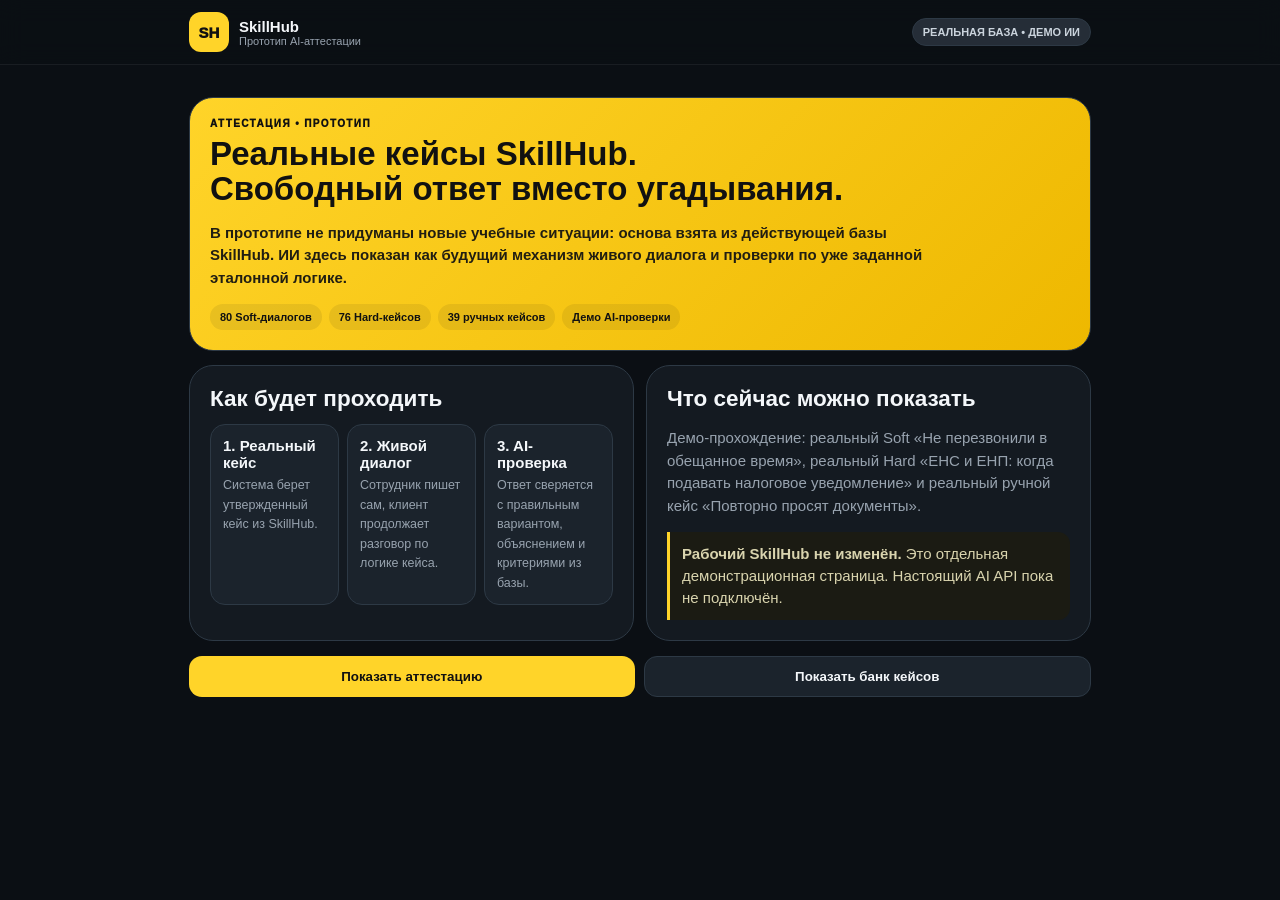
<file: attestation-ai-demo.html>
<!doctype html>
<html lang="ru"><head><meta charset="utf-8"><meta name="viewport" content="width=device-width,initial-scale=1,viewport-fit=cover"><title>SkillHub — прототип AI-аттестации</title>
<style>
:root{--bg:#0b0f14;--p:#141a21;--p2:#1b232c;--l:#2d3945;--t:#f4f7fa;--m:#98a3af;--y:#ffd429;--g:#4fd18b;--r:#ff7777;--b:#67a7ff}*{box-sizing:border-box}body{margin:0;background:var(--bg);color:var(--t);font:15px -apple-system,BlinkMacSystemFont,"Segoe UI",sans-serif}.wrap{max-width:930px;margin:auto;padding:18px 14px 46px}.top{position:sticky;top:0;background:#0b0f14ee;backdrop-filter:blur(12px);padding:12px 0;z-index:8;border-bottom:1px solid #ffffff10}.topin{max-width:930px;margin:auto;padding:0 14px;display:flex;justify-content:space-between;align-items:center;gap:12px}.brand{display:flex;gap:10px;align-items:center}.logo{width:40px;height:40px;border-radius:12px;background:var(--y);color:#111;display:grid;place-items:center;font-weight:950}.brand small{display:block;color:var(--m);font-size:11px}.tag{background:#252d37;border:1px solid var(--l);border-radius:999px;padding:7px 10px;color:#cbd4dd;font-size:11px;font-weight:900}.hero,.card,.q{background:var(--p);border:1px solid var(--l);border-radius:24px;padding:20px;margin-top:14px}.hero{background:linear-gradient(135deg,#ffd429,#eeb800);color:#111}.hero h1{font-size:33px;line-height:1.06;margin:8px 0}.hero p{max-width:740px;line-height:1.5;font-weight:700;color:#211e12}.k,.eyebrow{font-size:10px;letter-spacing:.14em;font-weight:950}.eyebrow{color:var(--y)}.meta,.chips{display:flex;flex-wrap:wrap;gap:7px;margin-top:13px}.meta span,.chip{padding:7px 10px;background:#11111114;border-radius:999px;font-weight:850;font-size:11px}.chip{background:var(--p2);border:1px solid var(--l);color:#d8e0e8}.grid{display:grid;grid-template-columns:repeat(2,1fr);gap:12px}.card h2,.q h2{margin:0 0 8px}.muted{color:var(--m);line-height:1.5}.steps{display:grid;grid-template-columns:repeat(3,1fr);gap:8px;margin-top:12px}.step,.mini{background:var(--p2);border:1px solid var(--l);border-radius:15px;padding:12px}.step b,.mini b{display:block;margin-bottom:4px}.step small,.mini small{color:var(--m);line-height:1.4}.btn{border:0;border-radius:13px;padding:12px 15px;font-weight:900;cursor:pointer}.primary{background:var(--y);color:#111}.secondary{background:var(--p2);border:1px solid var(--l);color:var(--t)}.ghost{background:transparent;border:1px solid var(--l);color:var(--t)}.actions{display:flex;gap:9px;flex-wrap:wrap;margin-top:15px}.actions .btn{flex:1;min-width:150px}.screen{display:none}.screen.on{display:block}.bar{display:flex;justify-content:space-between;color:var(--m);font-size:12px;font-weight:850;margin:12px 0 7px}.progress{height:8px;background:#0f141a;border-radius:99px;overflow:hidden}.progress span{display:block;height:100%;background:var(--y);transition:.25s}.chat{display:grid;gap:10px;margin-top:15px}.bubble{max-width:88%;padding:12px 14px;border-radius:16px;line-height:1.45}.client{background:var(--p2);border:1px solid var(--l)}.employee{justify-self:end;background:#29250e;border:1px solid #ffd42955}.bubble small{display:block;color:var(--m);font-size:10px;margin-bottom:4px}.reply{width:100%;min-height:105px;background:#0f141a;color:var(--t);border:1px solid var(--l);border-radius:14px;padding:13px;resize:vertical;font:inherit;margin-top:12px}.ai{margin-top:14px;background:#111820;border:1px solid #364352;border-radius:19px;padding:16px}.aihead{display:flex;justify-content:space-between;gap:10px;align-items:center}.aipill{font-size:10px;background:#26303b;border-radius:999px;padding:6px 8px;font-weight:900}.good{color:var(--g)}.warn{color:#ffd36c}.bank{max-height:330px;overflow:auto;padding-right:4px}.bankgroup{margin:12px 0}.bankgroup h3{font-size:13px;margin:0 0 7px;color:#dce4ec}.bankitem{font-size:12px;color:var(--m);padding:5px 0;border-bottom:1px solid #ffffff08}.result{display:grid;grid-template-columns:repeat(4,1fr);gap:9px;margin-top:12px}.res{background:var(--p2);border:1px solid var(--l);border-radius:15px;padding:12px}.res b{display:block;font-size:23px}.res small{color:var(--m)}.score{text-align:center;font-size:55px;font-weight:950;color:var(--g)}.note{margin-top:12px;padding:11px 12px;border-left:3px solid var(--y);background:#1b1b13;color:#d9d4ae;border-radius:0 12px 12px 0;line-height:1.45}.ref{margin-top:10px;border:1px dashed #51606f;border-radius:14px;padding:12px;background:#0d1319}.ref b{display:block;margin-bottom:6px}.small{font-size:12px}.hidden{display:none!important}@media(max-width:650px){.grid,.steps{grid-template-columns:1fr}.result{grid-template-columns:repeat(2,1fr)}.hero h1{font-size:28px}.tag{font-size:9px}.bubble{max-width:95%}}
</style></head>
<body>
<header class="top"><div class="topin"><div class="brand"><div class="logo">SH</div><div><b>SkillHub</b><small>Прототип AI-аттестации</small></div></div><span class="tag">РЕАЛЬНАЯ БАЗА • ДЕМО ИИ</span></div></header>
<main class="wrap">
<section id="home" class="screen on">
<div class="hero"><div class="k">АТТЕСТАЦИЯ • ПРОТОТИП</div><h1>Реальные кейсы SkillHub.<br>Свободный ответ вместо угадывания.</h1><p>В прототипе не придуманы новые учебные ситуации: основа взята из действующей базы SkillHub. ИИ здесь показан как будущий механизм живого диалога и проверки по уже заданной эталонной логике.</p><div class="meta"><span>80 Soft-диалогов</span><span>76 Hard-кейсов</span><span>39 ручных кейсов</span><span>Демо AI-проверки</span></div></div>
<div class="grid"><div class="card"><h2>Как будет проходить</h2><div class="steps"><div class="step"><b>1. Реальный кейс</b><small>Система берет утвержденный кейс из SkillHub.</small></div><div class="step"><b>2. Живой диалог</b><small>Сотрудник пишет сам, клиент продолжает разговор по логике кейса.</small></div><div class="step"><b>3. AI-проверка</b><small>Ответ сверяется с правильным вариантом, объяснением и критериями из базы.</small></div></div></div><div class="card"><h2>Что сейчас можно показать</h2><p class="muted">Демо-прохождение: реальный Soft «Не перезвонили в обещанное время», реальный Hard «ЕНС и ЕНП: когда подавать налоговое уведомление» и реальный ручной кейс «Повторно просят документы».</p><div class="note"><b>Рабочий SkillHub не изменён.</b> Это отдельная демонстрационная страница. Настоящий AI API пока не подключён.</div></div></div>
<div class="actions"><button class="btn primary" onclick="start()">Показать аттестацию</button><button class="btn secondary" onclick="toggleBank()">Показать банк кейсов</button></div>
<div id="bankCard" class="card hidden"><div class="eyebrow">БАЗА SKILLHUB</div><h2>Какие кейсы используются</h2><p class="muted">Ниже — реальные названия из опубликованного контента. Для демонстрации в прохождение зашиты три реальных кейса, а в боевой версии выбор будет идти из всей этой базы.</p><div class="bank" id="bank"></div></div>
</section>
<section id="exam" class="screen"><div class="bar"><span id="stepLabel"></span><span id="kindLabel"></span></div><div class="progress"><span id="prog"></span></div><div id="host"></div></section>
<section id="result" class="screen"><div class="card"><div class="eyebrow">ИТОГ АТТЕСТАЦИИ</div><div class="score">88%</div><h2 style="text-align:center">Пример итогового результата</h2><p class="muted" style="text-align:center">В боевой версии балл формируется из оценок Soft, Hard, ручного тренажёра и печати.</p></div><div class="result"><div class="res"><small>Soft • 30%</small><b>89%</b></div><div class="res"><small>Hard • 40%</small><b>91%</b></div><div class="res"><small>Ручной • 20%</small><b>82%</b></div><div class="res"><small>Печать • 10%</small><b>90%</b></div></div><div class="ai"><div class="aihead"><b>Пример AI-разбора для РГ</b><span class="aipill">ДЕМО</span></div><p class="muted">Система показывает не только итоговый процент, но и по каким критериям сотрудник прошёл кейс: присоединение, ownership, отсутствие ложных обещаний, корректность Hard-логики и полнота решения. При критической фактической ошибке результат отдельно помечается для проверки РГ.</p></div><div class="actions"><button class="btn secondary" onclick="location.reload()">Вернуться в начало</button></div></section>
</main>
<script>
const softTitles=['Лишний повторный запрос','Назвали нереалистичный срок','Не перезвонили в обещанное время','Неверный список документов','Некорректное уведомление','Ответ пришёл слишком поздно','Ошибка в предыдущем объяснении','Перевели не в тот отдел','Пришлось повторно посетить офис','Сообщили неверный статус','«Зовите руководителя сейчас»','Клиент перебивает сотрудника','Личное обвинение сотрудника','Обвинение в некомпетентности','Отказ от обязательного уточнения','Повышенный тон','Провокационное сравнение','Требование нарушить правило','Требование фамилии для жалобы','Угроза «решить вопрос иначе»','Возврат денег сегодня','Гарантия восстановления сервиса','Гарантия прохождения операции','Гарантия, что ошибка не повторится','Исключение из правил','Просят гарантировать отсутствие комиссии','Решение по неполным данным','Руководитель должен позвонить к часу','Требуют гарантировать одобрение','Требуют точный срок до проверки','Ожидание в очереди','Ожидание восстановления сервиса','Ожидание обработки системой','Ожидание обратного звонка','Ожидание ответа по претензии','Ожидание подтверждения другого подразделения','Ожидание проверки документов','Ожидание проверки обращения','Ожидание решения','Ожидание статуса операции','Документы просят повторно','Каждый раз приходится всё объяснять','Неделя без обратной связи','Обещанный срок уже прошёл','Обращение закрыто без результата','Повторная ошибка и требование компенсации','Повторный спор по списанию','После повторного обращения нужен руководитель','Проблема вернулась после решения','Разные ответы от сотрудников','Клиент боится ошибиться снова','Клиент очень спешит','Клиент под сильным временным давлением','Клиент раздражён','Клиент разочарован','Клиент растерян','Клиент сомневается в своих действиях','Клиент тревожится за деньги','Клиент устал от бюрократии','Скептичный клиент','«Вам всем всё равно»','«Ваш банк — худший»','«Зря стал клиентом»','«Одни шаблонные ответы»','«Я потерял весь день»','Негатив после долгого ожидания','Отказ слушать объяснение','Сарказм вместо прямой претензии','Сравнение с конкурентом','Угроза публичной жалобой','Несогласие с решением','Официальная претензия по обслуживанию','Повторная претензия по одной проблеме','Претензия из-за расхождения данных','Претензия на качество сервиса','Претензия на сотрудника','Претензия о финансовых потерях','Претензия по закрытому обращению','Требование компенсации','Требование письменного объяснения'];
const hardTitles=['Декларация УСН через Т-Бизнес','Дополнительный взнос 1% с дохода свыше 300 000 ₽','ЕНС и ЕНП: когда подавать налоговое уведомление','Онлайн-бухгалтерия: кому подходит и что умеет','Отчетность ИП: КУДиР, АУСН и важные даты 2026','УСН Доходы: расчет и уплата налога','Фиксированные страховые взносы ИП в 2026 году','Блокировка ФНС: что можно делать по счету','Блокирующие статусы счета: BAML, BLIE, FRDE, TIME','Снять блокировку ФНС','ФНС: документы, инкассо и запросы','ФНС: очередность платежей при недостатке денег','ФНС: полная или частичная блокировка счета','ФССП: отмена ареста','ФССП: отмена взыскания','ФССП: постановления и сроки исполнения','Выплата зарплаты на карты других банков: лимит и комиссия','Выплата зарплаты на карты Т-Банка: реестр и подпись','Сотрудник уже с картой Т-Банка: какой счет добавить','Автосписание: счет, время и позднее пополнение','Активный клиент: 25 млн и второй оборотный кредит','Внешний клиент без РКО: 8 млн на закупку сырья','Заявка на верификации ЮЛ: как вести клиента','Из чего состоит платеж по оборотному кредиту','КДС и овердрафт: очередность погашения','КДС: автоматическое погашение','КДС: активация и использование денег','КДС: досрочное погашение','КДС: назначение, условия и требования','КДС: погашение по прямым реквизитам','КДС: процентная ставка и регулярный платеж','Кто может оформить: ИП, ООО и ГКФХ','Неоплаченная комиссия: как погасить без ошибки','Овердрафт: 30, 45 и 46 день','Овердрафт: комиссии, 21:00 и налоги','Овердрафт: назначение, лимит и требования','Овердрафт: операции, погашение и БКИ','Овердрафт: пересмотр и блокировка лимита','Овердрафт: требования к ИП, ГКФХ и ООО','ООО с иностранным ЕИО: проверка требований','Повторная заявка после отказа','Что влияет на сумму: оборот и кредитная история','Когда нужен звонок после чата','НДЗ, отложенная работа и риск списания','Перезвоны и видеозвонки','Третьи лица, история чата и завершение','РКО: счета, платежи, пополнение и наличные','Бесплатное обслуживание за покупки по бизнес-карте','Закрытие счета по 115-ФЗ: особая плата за бесплатный период','Когда списываем обслуживание и как смена тарифа меняет дату','Нет операций по счету: когда на Простом берем плату','Отключение и продление авансовой схемы','Повышение и понижение тарифа: когда можно день в день','Подключение аванса: стоимость, опции и бесплатные месяцы','Расчетные даты и особые списания','Смена тарифа и льготный период','Смена тарифа при авансовой оплате','Декларация УСН: способы подачи','Доходы УСН: учитываем или нет','Какие заявления можно отправить через раздел Отчетность','Онлайн-бухгалтерия: Неучтённые и маркетплейсы','УСН: на что можно уменьшить годовой налог','Задача: два платежа третьей очереди','Задача: зарплата при частичной блокировке','Задача: полная блокировка + взыскание ФССП','Задача: полная блокировка и страховые взносы','Задача: частичная блокировка — сколько можно отправить','Задача: частичная блокировка и платеж контрагенту','Статусы счета: что можно и что нельзя','Что можно переводить через ЗПП','КДС: совместимость с другими кредитами','Овердрафт: что блокирует лимит','Бизнес-карта при блокировке ФНС','Бизнес-карта сотрудника: лимиты и категории','Операции: инициировано клиентом или банком','Расчёт комиссии за перевод физлицу'];
const manualTitles=['Клиент не хочет повторять проблему','Неделя без обратной связи','Обещанный срок прошёл','Обращение закрыли без решения','Повторная ошибка и требование компенсации','Повторно просят документы','Повторный спор по списанию','После нескольких обращений нужен руководитель','Проблема вернулась после решения','Разные ответы сотрудников','С роботского на человеческий · 01','С роботского на человеческий · 02','С роботского на человеческий · 03','С роботского на человеческий · 04','С роботского на человеческий · 05','С роботского на человеческий · 06','С роботского на человеческий · 07','С роботского на человеческий · 08','С роботского на человеческий · 09','С роботского на человеческий · 11','С роботского на человеческий · 12','С роботского на человеческий · 13','С роботского на человеческий · 14','С роботского на человеческий · 15','С роботского на человеческий · 16','С роботского на человеческий · 17','С роботского на человеческий · 18','С роботского на человеческий · 19','С роботского на человеческий · 20','С роботского на человеческий · 21','С роботского на человеческий · 22','С роботского на человеческий · 23','С роботского на человеческий · 24','С роботского на человеческий · 25','С роботского на человеческий · 26','С роботского на человеческий · 27','С роботского на человеческий · 28','С роботского на человеческий · 29','С роботского на человеческий · 30'];
const softSteps=[
{client:'Мне вчера обещали перезвонить. Никто так и не связался.',ref:'Прошу прощения, что звонка не было. Проверю, что произошло после прошлого обращения.',check:'Уместное извинение или присоединение именно к тому, что произошло с клиентом.',criteria:'Сгладил негатив • адаптировал ответ • не дал неподтверждённого обещания.'},
{client:'Почему я сам должен напоминать?',ref:'Согласна. Вам не должно было приходиться напоминать. Проверю прошлый запрос.',check:'Переход от извинения к реальному действию.',criteria:'Нет лишних уточнений • есть понятный следующий шаг.'},
{client:'Вы хотя бы видите, что звонок был обещан?',ref:'Да, вижу обещанный звонок. Сейчас проверяю, почему после него не было связи.',check:'Работу только с подтверждённой информацией после предыдущей ошибки.',criteria:'Корректная информация • отсутствие догадок и ложных обещаний.'},
{client:'Что дальше?',ref:'Проверю, можно ли дать ответ без нового ожидания. Если нужен звонок — уточню срок.',check:'Что сотрудник реально может сделать сейчас.',criteria:'Ownership • нет необоснованного трансфера • нет лишних действий клиента.'},
{client:'И если опять никто не позвонит?',ref:'Зафиксирую, что прошлый срок уже пропущен, и проверю дальнейший контроль по запросу.',check:'Корректную фиксацию результата разговора.',criteria:'Работа с историей обращения • снижение риска повторного обращения.'}
];
const hardSteps=[
{client:'Я ИП на УСН «Доходы» без сотрудников. За I квартал налог рассчитался, но после уменьшения на страховые взносы к уплате получилось 0 ₽. Нужно отправлять уведомление по ЕНП?',ref:'Нет. Если аванс по УСН за I квартал после всех уменьшений равен 0 ₽, уведомление не подаем и сам аванс не платим.'},
{client:'А если за I квартал после уменьшения осталось 18 000 ₽ к уплате?',ref:'Тогда уведомление подаем на 18 000 ₽ за I квартал и отдельно обеспечиваем эту сумму на ЕНС к сроку уплаты. Фиксированные взносы ИП и 1% в это уведомление не включаем.'},
{client:'А если за полугодие налог нарастающим итогом 32 000 ₽, но 18 000 ₽ за I квартал уже было учтено, то что указывать в уведомлении?',ref:'Только сумму, которая осталась к уплате за полугодие после учета ранее начисленного аванса и допустимых уменьшений. Если осталось 14 000 ₽ — уведомление подаем на 14 000 ₽.'},
{client:'А за 9 месяцев правило такое же?',ref:'Да. Если после расчета и уменьшений есть сумма к уплате — подаем уведомление за 9 месяцев. Если получилось 0 ₽ — уведомление не подаем.'},
{client:'А по итогам года, если по УСН есть налог к уплате, уведомление уже нужно?',ref:'Нет. По годовому налогу УСН отдельное уведомление не подаем: сумму ФНС получает из годовой декларации. Налог просто нужно уплатить в установленный срок.'},
{client:'А по фиксированным взносам ИП и дополнительному 1% свыше 300 000 ₽ уведомления тоже не подаем?',ref:'Да. По фиксированным взносам ИП за себя и по дополнительному 1% уведомление не подаем. Итого: уведомление по УСН нужно только за I квартал, полугодие и 9 месяцев, если после расчета есть сумма к уплате.'}
];
const manual={title:'Повторно просят документы',question:'Клиент: «Я уже отправлял эти документы. Почему вы снова просите то же самое?»',ref:'Понимаю ваше недовольство. Сначала проверю, что уже получили, и попрошу только то, чего действительно не хватает.',explanation:'Сильный ответ использует историю обращения и не создаёт клиенту лишнюю повторную работу.'};
let phase=0,sub=0,answers=[];
function esc(s){return String(s).replace(/[&<>"']/g,m=>({'&':'&amp;','<':'&lt;','>':'&gt;','"':'&quot;',"'":'&#39;'}[m]))}
function show(id){['home','exam','result'].forEach(x=>document.getElementById(x).classList.toggle('on',x===id))}
function toggleBank(){document.getElementById('bankCard').classList.toggle('hidden')}
function renderBank(){const b=document.getElementById('bank');b.innerHTML='<div class="bankgroup"><h3>Soft • 80 живых диалогов</h3>'+softTitles.map(x=>'<div class="bankitem">'+esc(x)+'</div>').join('')+'</div><div class="bankgroup"><h3>Hard • 76 кейсов</h3>'+hardTitles.map(x=>'<div class="bankitem">'+esc(x)+'</div>').join('')+'</div><div class="bankgroup"><h3>Ручной тренажёр • 39 кейсов</h3>'+manualTitles.map(x=>'<div class="bankitem">'+esc(x)+'</div>').join('')+'</div>'}
function start(){phase=0;sub=0;answers=[];show('exam');renderExam();scrollTo(0,0)}
function setbar(kind,label,pct){document.getElementById('stepLabel').textContent=label;document.getElementById('kindLabel').textContent=kind;document.getElementById('prog').style.width=pct+'%'}
function renderExam(){const h=document.getElementById('host');if(phase===0){const s=softSteps[sub];setbar('Soft Skills','Блок 1 из 3 • диалог '+(sub+1)+' из '+softSteps.length,Math.round((sub/softSteps.length)*30));h.innerHTML='<div class="q"><div class="eyebrow">SOFT • ЖИВОЙ ДИАЛОГ</div><h2>Не перезвонили в обещанное время</h2><div class="chips"><span class="chip">Извинение</span><span class="chip">Средний</span><span class="chip">Реальный кейс SkillHub</span></div><div class="chat" id="chat"><div class="bubble client"><small>Клиент</small>'+esc(s.client)+'</div></div><textarea id="reply" class="reply" placeholder="Ответьте клиенту своими словами..."></textarea><div class="actions"><button class="btn primary" onclick="submitDialogue()">Ответить клиенту</button></div></div>'}else if(phase===1){const s=hardSteps[sub];setbar('Hard Skills','Блок 2 из 3 • диалог '+(sub+1)+' из '+hardSteps.length,30+Math.round((sub/hardSteps.length)*45));h.innerHTML='<div class="q"><div class="eyebrow">HARD • ДИАЛОГ С КЛИЕНТОМ</div><h2>ЕНС и ЕНП: когда подавать налоговое уведомление</h2><div class="chips"><span class="chip">Бухгалтерия</span><span class="chip">Средний</span><span class="chip">Реальный кейс SkillHub</span></div><div class="chat"><div class="bubble client"><small>Клиент</small>'+esc(s.client)+'</div></div><textarea id="reply" class="reply" placeholder="Дайте консультацию своими словами..."></textarea><div class="actions"><button class="btn primary" onclick="submitDialogue()">Ответить</button></div></div>'}else{setbar('Ручной тренажёр','Блок 3 из 3',82);h.innerHTML='<div class="q"><div class="eyebrow">РУЧНОЙ ТРЕНАЖЁР • AI-ПРОВЕРКА</div><h2>'+manual.title+'</h2><div class="chips"><span class="chip">Повторное обращение</span><span class="chip">Средний</span><span class="chip">Реальный кейс SkillHub</span></div><div class="chat"><div class="bubble client"><small>Клиент</small>'+esc(manual.question.replace(/^Клиент:\s*/,''))+'</div></div><textarea id="reply" class="reply" placeholder="Напишите ответ клиенту своими словами..."></textarea><div class="actions"><button class="btn primary" onclick="submitManual()">Отправить на AI-проверку</button></div></div>'}}
function submitDialogue(){const v=document.getElementById('reply').value.trim();if(v.length<8)return alert('Введите полноценный ответ');const s=phase===0?softSteps[sub]:hardSteps[sub];document.getElementById('reply').disabled=true;answers.push(v);const extra=phase===0?'<p class="small"><b>Что проверяем:</b> '+esc(s.check)+'</p><p class="small"><b>Критерии из базы:</b> '+esc(s.criteria)+'</p>':'';document.getElementById('host').insertAdjacentHTML('beforeend','<div class="ai"><div class="aihead"><b>Как будет работать ИИ</b><span class="aipill">ДЕМО</span></div><p class="muted">ИИ оценивает свободный ответ не по совпадению слов, а по смыслу относительно эталонной логики кейса.</p>'+extra+'<div class="ref"><b>Эталонная логика из SkillHub</b><div class="small">'+esc(s.ref)+'</div></div><div class="actions"><button class="btn primary" onclick="continueDialogue()">Продолжить диалог</button></div></div>')}
function continueDialogue(){sub++;if(phase===0&&sub>=softSteps.length){phase=1;sub=0}else if(phase===1&&sub>=hardSteps.length){phase=2;sub=0}renderExam();scrollTo(0,0)}
function submitManual(){const v=document.getElementById('reply').value.trim();if(v.length<8)return alert('Введите полноценный ответ');document.getElementById('reply').disabled=true;document.getElementById('host').insertAdjacentHTML('beforeend','<div class="ai"><div class="aihead"><b>AI-разбор ручного ответа</b><span class="aipill">ДЕМО</span></div><p class="small"><b>Эталон из базы:</b> '+esc(manual.ref)+'</p><p class="small"><b>Пояснение из базы:</b> '+esc(manual.explanation)+'</p><p class="muted small">В боевой версии модель выставит балл по смысловой близости к эталонной логике и по заданным критериям, а не по точному совпадению фразы.</p><div class="actions"><button class="btn primary" onclick="finish()">Показать итог для РГ</button></div></div>')}
function finish(){document.getElementById('prog').style.width='100%';show('result');scrollTo(0,0)}
renderBank();
</script></body></html>
</file>
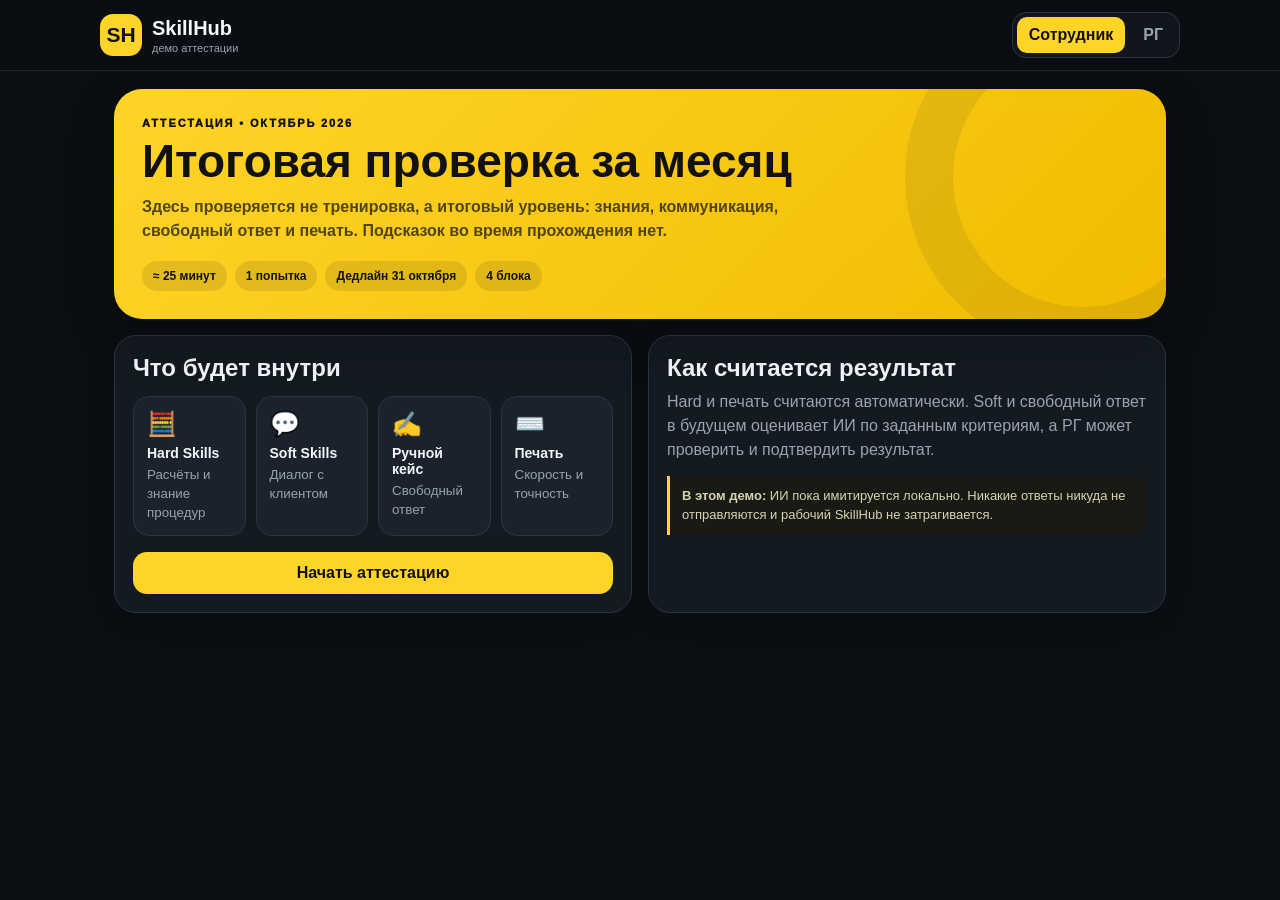
<file: attestation-demo.html>
<!doctype html>
<html lang="ru">
<head>
<meta charset="utf-8">
<meta name="viewport" content="width=device-width,initial-scale=1,viewport-fit=cover">
<meta name="theme-color" content="#0b0f14">
<title>SkillHub — демо аттестации</title>
<style>
:root{
  --bg:#0b0f14;--panel:#141a21;--panel2:#1a222b;--line:#2b3642;--text:#f4f7fa;--muted:#98a3af;
  --yellow:#ffd429;--yellow2:#f1bc00;--good:#4fd18b;--bad:#ff7b7b;--warn:#ffcc66;--shadow:0 18px 50px rgba(0,0,0,.28)
}
*{box-sizing:border-box}html,body{margin:0;min-height:100%;background:var(--bg);color:var(--text);font-family:-apple-system,BlinkMacSystemFont,"Segoe UI",Roboto,Arial,sans-serif}
button,input,textarea,select{font:inherit}button{cursor:pointer}
.app{min-height:100vh;padding-bottom:calc(24px + env(safe-area-inset-bottom))}
.top{position:sticky;top:0;z-index:20;padding:calc(12px + env(safe-area-inset-top)) 16px 12px;background:rgba(11,15,20,.94);backdrop-filter:blur(14px);border-bottom:1px solid rgba(255,255,255,.08)}
.toprow{display:flex;align-items:center;justify-content:space-between;gap:12px;max-width:1080px;margin:0 auto}
.brand{display:flex;align-items:center;gap:10px}.logo{width:42px;height:42px;border-radius:13px;background:var(--yellow);color:#111;display:grid;place-items:center;font-weight:900;font-size:21px}.brand b{font-size:20px}.brand small{display:block;color:var(--muted);font-size:11px;margin-top:2px}
.mode{display:flex;gap:6px;background:#10161c;border:1px solid var(--line);border-radius:14px;padding:4px}.mode button{border:0;border-radius:10px;padding:9px 12px;background:transparent;color:var(--muted);font-weight:800}.mode button.active{background:var(--yellow);color:#111}
.main{max-width:1080px;margin:0 auto;padding:18px 14px 40px}
.hero{background:linear-gradient(135deg,var(--yellow),var(--yellow2));color:#111;border-radius:28px;padding:28px;box-shadow:var(--shadow);position:relative;overflow:hidden}
.hero:after{content:"";position:absolute;width:260px;height:260px;border:48px solid rgba(17,17,17,.08);border-radius:50%;right:-95px;top:-90px}
.kicker{font-size:11px;letter-spacing:.17em;font-weight:950;margin-bottom:9px}.hero h1{font-size:clamp(28px,5vw,46px);line-height:1.02;margin:0 0 10px;max-width:760px}.hero p{margin:0;max-width:720px;line-height:1.5;font-weight:700;color:rgba(17,17,17,.72)}
.hero-meta{display:flex;flex-wrap:wrap;gap:8px;margin-top:18px}.hero-meta span{background:rgba(17,17,17,.1);padding:8px 11px;border-radius:999px;font-weight:850;font-size:12px}
.grid{display:grid;grid-template-columns:repeat(2,minmax(0,1fr));gap:16px;margin-top:16px}
.card{background:var(--panel);border:1px solid var(--line);border-radius:22px;padding:18px;box-shadow:0 8px 30px rgba(0,0,0,.12)}
.card h2,.card h3{margin:0 0 8px}.card p{margin:0;color:var(--muted);line-height:1.5}
.blocks{display:grid;grid-template-columns:repeat(4,minmax(0,1fr));gap:10px;margin-top:14px}
.block{background:var(--panel2);border:1px solid var(--line);border-radius:16px;padding:13px;min-height:112px}.block b{display:block;font-size:14px;margin:7px 0 4px}.block small{color:var(--muted);line-height:1.35}.ico{font-size:24px}
.btn{border:0;border-radius:14px;padding:12px 16px;font-weight:900}.btn.primary{background:var(--yellow);color:#111}.btn.secondary{background:var(--panel2);color:var(--text);border:1px solid var(--line)}.btn.ghost{background:transparent;color:var(--text);border:1px solid var(--line)}
.actions{display:flex;gap:10px;flex-wrap:wrap;margin-top:16px}.actions .btn{flex:1;min-width:150px}
.progress-wrap{margin:12px 0 18px}.progress-meta{display:flex;justify-content:space-between;color:var(--muted);font-size:12px;font-weight:800;margin-bottom:7px}.progress{height:9px;background:#0f141a;border-radius:999px;overflow:hidden}.progress>span{display:block;height:100%;background:var(--yellow);width:0;transition:.3s}
.screen{display:none}.screen.active{display:block}
.exam{max-width:820px;margin:0 auto}.question-card{background:var(--panel);border:1px solid var(--line);border-radius:24px;padding:20px;box-shadow:var(--shadow)}.eyebrow{font-size:11px;letter-spacing:.14em;color:var(--yellow);font-weight:950;margin-bottom:8px}.question-card h2{margin:0 0 8px;font-size:24px}.question-card p{color:var(--muted);line-height:1.55}
.options{display:grid;gap:10px;margin-top:16px}.opt{width:100%;text-align:left;border:1px solid var(--line);background:var(--panel2);color:var(--text);border-radius:15px;padding:13px 14px;font-weight:750}.opt.selected{border-color:var(--yellow);box-shadow:0 0 0 1px var(--yellow) inset;background:#211f12}
.dialog{display:grid;gap:11px;margin-top:16px}.bubble{max-width:84%;padding:12px 14px;border-radius:16px;line-height:1.45}.bubble.client{background:var(--panel2);border:1px solid var(--line);justify-self:start}.bubble.agent{background:#2b260f;border:1px solid rgba(255,212,41,.45);justify-self:end}.bubble small{display:block;color:var(--muted);font-size:10px;margin-bottom:4px}
textarea,input[type=text]{width:100%;border:1px solid var(--line);background:#0f141a;color:var(--text);border-radius:14px;padding:13px;outline:none}textarea:focus,input[type=text]:focus{border-color:var(--yellow)}textarea{min-height:130px;resize:vertical}
.typing-sample{background:#0f141a;border:1px solid var(--line);border-radius:15px;padding:14px;line-height:1.55;color:#dce3ea;margin:12px 0}.typing-stats{display:flex;gap:10px;flex-wrap:wrap;margin-top:12px}.stat{background:var(--panel2);border:1px solid var(--line);border-radius:13px;padding:10px 12px}.stat b{display:block;font-size:18px}.stat small{color:var(--muted)}
.result-hero{background:linear-gradient(135deg,#18231e,#122018);border:1px solid rgba(79,209,139,.28);border-radius:26px;padding:24px;text-align:center}.score{font-size:64px;font-weight:950;line-height:1;color:var(--good)}.result-hero h2{margin:8px 0}.result-hero p{color:var(--muted)}
.result-grid{display:grid;grid-template-columns:repeat(4,minmax(0,1fr));gap:10px;margin-top:14px}.res{background:var(--panel);border:1px solid var(--line);border-radius:17px;padding:14px}.res b{display:block;font-size:24px}.res small{color:var(--muted)}
.ai{margin-top:14px;background:linear-gradient(180deg,#161b24,#11171e);border:1px solid #334052;border-radius:20px;padding:17px}.ai-head{display:flex;justify-content:space-between;align-items:center;gap:12px}.ai-tag{font-size:10px;font-weight:950;letter-spacing:.12em;background:#262f3c;color:#cbd7e4;padding:7px 9px;border-radius:999px}.ai ul{margin:12px 0 0;padding-left:20px;color:#cbd3dc;line-height:1.55}
.rg-grid{display:grid;grid-template-columns:1.1fr .9fr;gap:16px;margin-top:16px}
.kpis{display:grid;grid-template-columns:repeat(4,minmax(0,1fr));gap:10px}.kpi{background:var(--panel2);border:1px solid var(--line);border-radius:16px;padding:13px}.kpi b{font-size:26px;display:block}.kpi small{color:var(--muted)}
.table{display:grid;gap:8px;margin-top:12px}.row{display:grid;grid-template-columns:minmax(0,1fr) 100px 90px 110px;gap:10px;align-items:center;background:var(--panel2);border:1px solid var(--line);border-radius:15px;padding:12px}.row b{font-size:14px}.row small{color:var(--muted)}.pill{justify-self:start;border-radius:999px;padding:6px 9px;font-size:11px;font-weight:900}.pill.good{background:rgba(79,209,139,.12);color:var(--good)}.pill.warn{background:rgba(255,204,102,.12);color:var(--warn)}.pill.muted{background:#242b34;color:#9da7b2}
.builder{display:grid;gap:10px;margin-top:12px}.builder-row{display:flex;justify-content:space-between;align-items:center;gap:12px;background:var(--panel2);border:1px solid var(--line);border-radius:14px;padding:12px}.builder-row select{background:#0f141a;color:var(--text);border:1px solid var(--line);border-radius:10px;padding:8px}
.note{margin-top:14px;border-left:3px solid var(--yellow);padding:10px 12px;background:#191a13;color:#d7d3b2;border-radius:0 12px 12px 0;font-size:13px;line-height:1.5}
.loading{display:none;align-items:center;gap:10px;color:var(--muted);margin-top:14px}.loading.show{display:flex}.spinner{width:18px;height:18px;border:2px solid #34404c;border-top-color:var(--yellow);border-radius:50%;animation:spin .7s linear infinite}@keyframes spin{to{transform:rotate(360deg)}}
@media(max-width:820px){.grid,.rg-grid{grid-template-columns:1fr}.blocks,.result-grid,.kpis{grid-template-columns:repeat(2,minmax(0,1fr))}.row{grid-template-columns:minmax(0,1fr) 90px}.row>*:nth-child(n+3){justify-self:start}.hero{padding:24px 20px}.toprow{align-items:flex-start}.mode button{padding:8px 9px;font-size:12px}}
@media(max-width:520px){.blocks,.result-grid,.kpis{grid-template-columns:1fr 1fr}.brand small{display:none}.brand b{font-size:18px}.logo{width:38px;height:38px}.mode{max-width:50%}.mode button{font-size:11px}.row{grid-template-columns:1fr}.score{font-size:54px}}
</style>
</head>
<body>
<div class="app">
<header class="top"><div class="toprow">
  <div class="brand"><div class="logo">SH</div><div><b>SkillHub</b><small>демо аттестации</small></div></div>
  <div class="mode"><button id="modeEmployee" class="active">Сотрудник</button><button id="modeRg">РГ</button></div>
</div></header>

<main class="main">
<section id="employeeView">
  <div id="employeeHome" class="screen active">
    <div class="hero">
      <div class="kicker">АТТЕСТАЦИЯ • ОКТЯБРЬ 2026</div>
      <h1>Итоговая проверка за месяц</h1>
      <p>Здесь проверяется не тренировка, а итоговый уровень: знания, коммуникация, свободный ответ и печать. Подсказок во время прохождения нет.</p>
      <div class="hero-meta"><span>≈ 25 минут</span><span>1 попытка</span><span>Дедлайн 31 октября</span><span>4 блока</span></div>
    </div>

    <div class="grid">
      <div class="card">
        <h2>Что будет внутри</h2>
        <div class="blocks">
          <div class="block"><div class="ico">🧮</div><b>Hard Skills</b><small>Расчёты и знание процедур</small></div>
          <div class="block"><div class="ico">💬</div><b>Soft Skills</b><small>Диалог с клиентом</small></div>
          <div class="block"><div class="ico">✍️</div><b>Ручной кейс</b><small>Свободный ответ</small></div>
          <div class="block"><div class="ico">⌨️</div><b>Печать</b><small>Скорость и точность</small></div>
        </div>
        <div class="actions"><button class="btn primary" onclick="showRules()">Начать аттестацию</button></div>
      </div>
      <div class="card">
        <h2>Как считается результат</h2>
        <p>Hard и печать считаются автоматически. Soft и свободный ответ в будущем оценивает ИИ по заданным критериям, а РГ может проверить и подтвердить результат.</p>
        <div class="note"><b>В этом демо:</b> ИИ пока имитируется локально. Никакие ответы никуда не отправляются и рабочий SkillHub не затрагивается.</div>
      </div>
    </div>
  </div>

  <div id="rulesScreen" class="screen exam">
    <div class="question-card">
      <div class="eyebrow">ПЕРЕД НАЧАЛОМ</div><h2>Правила аттестации</h2>
      <p>После перехода к следующему заданию ответ считается зафиксированным. Правильные ответы и подсказки не показываются до завершения всей аттестации.</p>
      <div class="blocks">
        <div class="block"><b>4 блока</b><small>Hard, Soft, ручной кейс, печать</small></div>
        <div class="block"><b>Без подсказок</b><small>Это контроль, а не тренировка</small></div>
        <div class="block"><b>1 попытка</b><small>Результат сохраняется после завершения</small></div>
        <div class="block"><b>ИИ + РГ</b><small>Открытые ответы можно перепроверить</small></div>
      </div>
      <div class="actions"><button class="btn secondary" onclick="goEmployeeHome()">Назад</button><button class="btn primary" onclick="startExam()">Начать</button></div>
    </div>
  </div>

  <div id="examScreen" class="screen exam">
    <div class="progress-wrap"><div class="progress-meta"><span id="stepLabel">Задание 1 из 5</span><span id="sectionLabel">Hard Skills</span></div><div class="progress"><span id="progressBar"></span></div></div>
    <div id="questionHost"></div>
  </div>

  <div id="resultScreen" class="screen exam">
    <div class="result-hero"><div class="score" id="totalScore">84%</div><h2>Аттестация завершена</h2><p>Результат сформирован. Открытые ответы прошли демонстрационный ИИ-анализ.</p></div>
    <div class="result-grid">
      <div class="res"><small>Hard Skills</small><b id="rHard">90%</b></div>
      <div class="res"><small>Soft Skills</small><b id="rSoft">82%</b></div>
      <div class="res"><small>Ручной кейс</small><b id="rManual">78%</b></div>
      <div class="res"><small>Печать</small><b id="rTyping">86%</b></div>
    </div>
    <div class="ai">
      <div class="ai-head"><div><b>На что обратить внимание</b><div style="color:var(--muted);font-size:12px;margin-top:3px">Сводка для сотрудника</div></div><span class="ai-tag">ИИ-АНАЛИЗ • ДЕМО</span></div>
      <ul id="aiSummary"><li>Чётче обозначать следующий шаг клиенту после уточнения контекста.</li><li>В ручном ответе добавить конкретный срок и ответственное действие.</li><li>Hard-блок пройден уверенно — базовые расчёты без ошибок.</li></ul>
    </div>
    <div class="actions"><button class="btn secondary" onclick="restartDemo()">Пройти демо ещё раз</button><button class="btn primary" onclick="switchMode('rg')">Посмотреть глазами РГ</button></div>
  </div>
</section>

<section id="rgView" style="display:none">
  <div class="hero">
    <div class="kicker">РГ • АТТЕСТАЦИЯ ГРУППЫ</div><h1>Аттестация за октябрь</h1><p>Назначение, контроль прохождения и разбор итоговых результатов группы.</p>
    <div class="hero-meta"><span>23 сотрудника</span><span>18 завершили</span><span>5 ожидают</span><span>3 требуют внимания</span></div>
  </div>

  <div class="rg-grid">
    <div class="card">
      <h2>Статус группы</h2>
      <div class="kpis">
        <div class="kpi"><small>Завершили</small><b>18</b></div>
        <div class="kpi"><small>В процессе</small><b>2</b></div>
        <div class="kpi"><small>Не начали</small><b>3</b></div>
        <div class="kpi"><small>Средний итог</small><b>84%</b></div>
      </div>
      <div class="table">
        <div class="row"><div><b>Анна Петрова</b><small>Hard 94 • Soft 88 • Ручной 84</small></div><span class="pill good">89%</span><span class="pill good">Пройдено</span><button class="btn ghost" onclick="openEmployeeReport('Анна Петрова',89)">Открыть</button></div>
        <div class="row"><div><b>Илья Морозов</b><small>Hard 82 • Soft 71 • Ручной 68</small></div><span class="pill warn">75%</span><span class="pill warn">Внимание</span><button class="btn ghost" onclick="openEmployeeReport('Илья Морозов',75)">Открыть</button></div>
        <div class="row"><div><b>Мария Соколова</b><small>Аттестация ещё не завершена</small></div><span class="pill muted">—</span><span class="pill muted">В процессе</span><button class="btn ghost" disabled>Открыть</button></div>
      </div>
    </div>

    <div class="card">
      <h2>Шаблон аттестации</h2><p>РГ выбирает готовый шаблон и сотрудников. Технические веса можно позже вынести в отдельный конструктор.</p>
      <div class="builder">
        <div class="builder-row"><span><b>Hard Skills</b><small style="display:block;color:var(--muted)">Автопроверка</small></span><select><option>4 задания</option><option>6 заданий</option></select></div>
        <div class="builder-row"><span><b>Soft Skills</b><small style="display:block;color:var(--muted)">Диалог + ИИ</small></span><select><option>1 диалог</option><option>2 диалога</option></select></div>
        <div class="builder-row"><span><b>Ручной кейс</b><small style="display:block;color:var(--muted)">Свободный ответ + ИИ</small></span><select><option>1 кейс</option><option>2 кейса</option></select></div>
        <div class="builder-row"><span><b>Печать</b><small style="display:block;color:var(--muted)">Скорость + точность</small></span><select><option>1 минута</option><option>2 минуты</option></select></div>
      </div>
      <div class="actions"><button class="btn secondary" onclick="previewAttestation()">Предпросмотр</button><button class="btn primary" onclick="fakeAssign()">Назначить сотрудникам</button></div>
      <div class="note">Для боевой версии здесь будут выбор сотрудников, дата начала, дедлайн и история ежемесячных аттестаций.</div>
    </div>
  </div>

  <div id="rgReport" class="card" style="margin-top:16px;display:none">
    <div class="ai-head"><div><div class="eyebrow">КАРТОЧКА СОТРУДНИКА</div><h2 id="rgEmployeeName" style="margin:0">—</h2></div><button class="btn ghost" onclick="document.getElementById('rgReport').style.display='none'">Закрыть</button></div>
    <div class="result-grid">
      <div class="res"><small>Итог</small><b id="rgScore">—</b></div><div class="res"><small>Hard</small><b>82%</b></div><div class="res"><small>Soft</small><b>71%</b></div><div class="res"><small>Ручной</small><b>68%</b></div>
    </div>
    <div class="ai"><div class="ai-head"><b>Разбор ответа ИИ</b><span class="ai-tag">ТРЕБУЕТ ПОДТВЕРЖДЕНИЯ РГ</span></div><ul><li>Сотрудник корректно присоединился к эмоции клиента.</li><li>Не обозначил ожидаемый срок следующего шага.</li><li>В ручном кейсе процедура описана верно, но отсутствует фиксация результата.</li></ul><div class="actions"><button class="btn secondary" onclick="toast('Оценка отправлена на ручную проверку')">Изменить оценку</button><button class="btn primary" onclick="toast('Оценка ИИ подтверждена')">Подтвердить</button></div></div>
  </div>
</section>
</main>
</div>

<script>
const state={step:0,hard:null,soft:null,manual:'',typing:'',typingStarted:false,typingStart:0};
const typingText='Понимаю, что вам важно решить вопрос как можно быстрее. Сейчас проверю информацию и подскажу дальнейшие шаги.';

function showOnly(id){
  ['employeeHome','rulesScreen','examScreen','resultScreen'].forEach(x=>document.getElementById(x).classList.toggle('active',x===id));
}
function showRules(){showOnly('rulesScreen')}
function goEmployeeHome(){showOnly('employeeHome')}
function startExam(){state.step=0;showOnly('examScreen');renderStep()}
function switchMode(mode){
  const employee=mode==='employee';
  document.getElementById('employeeView').style.display=employee?'block':'none';
  document.getElementById('rgView').style.display=employee?'none':'block';
  document.getElementById('modeEmployee').classList.toggle('active',employee);
  document.getElementById('modeRg').classList.toggle('active',!employee);
  window.scrollTo({top:0,behavior:'smooth'});
}
document.getElementById('modeEmployee').onclick=()=>switchMode('employee');
document.getElementById('modeRg').onclick=()=>switchMode('rg');

function setProgress(section){
  document.getElementById('stepLabel').textContent='Задание '+(state.step+1)+' из 5';
  document.getElementById('sectionLabel').textContent=section;
  document.getElementById('progressBar').style.width=((state.step)/5*100)+'%';
}
function next(){state.step++; if(state.step>4)return finish(); renderStep(); window.scrollTo({top:0,behavior:'smooth'})}

function renderStep(){
  const h=document.getElementById('questionHost');
  if(state.step===0){
    setProgress('Hard Skills');
    h.innerHTML=`<div class="question-card"><div class="eyebrow">HARD SKILLS</div><h2>Расчёт комиссии</h2><p>Клиент переводит 500 000 ₽. По условию: до 400 000 ₽ — 1% + 79 ₽, сумма свыше 400 000 ₽ — 5%. Какая комиссия получится?</p>
    <div class="options">
      <button class="opt" onclick="chooseHard(this,7079)">7 079 ₽</button>
      <button class="opt" onclick="chooseHard(this,9079)">9 079 ₽</button>
      <button class="opt" onclick="chooseHard(this,10079)">10 079 ₽</button>
    </div><div class="actions"><button id="nextHard" class="btn primary" disabled onclick="next()">Продолжить</button></div></div>`;
  }else if(state.step===1){
    setProgress('Soft Skills');
    h.innerHTML=`<div class="question-card"><div class="eyebrow">SOFT SKILLS • ДИАЛОГ</div><h2>Клиент недоволен ожиданием</h2><p>Выбери ответ сотрудника. В боевой версии здесь будет живой диалог, где следующий ответ клиента формирует ИИ.</p>
    <div class="dialog"><div class="bubble client"><small>Клиент</small>Я уже двадцать минут жду. Почему никто не может нормально решить мой вопрос?</div></div>
    <div class="options">
      <button class="opt" onclick="chooseSoft(this,1)">Ожидайте, пожалуйста. Я проверяю информацию.</button>
      <button class="opt" onclick="chooseSoft(this,3)">Понимаю, что ожидание неприятно. Проверю ситуацию сейчас и вернусь с конкретным следующим шагом.</button>
      <button class="opt" onclick="chooseSoft(this,2)">Приношу извинения. Ваш вопрос уже находится в работе.</button>
    </div>
    <div id="softReply"></div><div class="actions"><button id="nextSoft" class="btn primary" disabled onclick="next()">Продолжить диалог</button></div></div>`;
  }else if(state.step===2){
    setProgress('Ручной кейс');
    h.innerHTML=`<div class="question-card"><div class="eyebrow">РУЧНОЙ КЕЙС</div><h2>Опиши свои действия</h2><p>Клиент сообщает о спорном платеже и просит решить вопрос немедленно. Опиши, что ты сделаешь и что сообщишь клиенту.</p>
      <textarea id="manualAnswer" placeholder="Напиши ответ своими словами…" oninput="manualChanged(this.value)"></textarea>
      <div class="actions"><button id="nextManual" class="btn primary" disabled onclick="next()">Зафиксировать ответ</button></div></div>`;
  }else if(state.step===3){
    setProgress('Печать');
    h.innerHTML=`<div class="question-card"><div class="eyebrow">ПЕЧАТЬ</div><h2>Набери текст</h2><p>В демо таймер стартует с первого символа. В боевой аттестации зададим фиксированное время и норматив.</p>
      <div class="typing-sample">${typingText}</div>
      <textarea id="typingAnswer" placeholder="Начни печатать здесь…" oninput="typingChanged(this.value)"></textarea>
      <div class="typing-stats"><div class="stat"><small>Скорость</small><b id="wpm">0 зн/мин</b></div><div class="stat"><small>Точность</small><b id="accuracy">0%</b></div></div>
      <div class="actions"><button id="nextTyping" class="btn primary" disabled onclick="next()">Завершить блок</button></div></div>`;
  }else if(state.step===4){
    setProgress('Проверка');
    h.innerHTML=`<div class="question-card"><div class="eyebrow">ФИНАЛ</div><h2>Ответы готовы к проверке</h2><p>Hard и печать считаются сразу. Soft и ручной кейс отправятся в защищённую серверную функцию для ИИ-анализа. В этом демо покажем имитацию такой проверки.</p>
      <div class="loading show"><span class="spinner"></span><span>ИИ анализирует диалог и ручной ответ…</span></div>
      <div class="actions"><button class="btn primary" onclick="finish()">Показать результат</button></div></div>`;
  }
}
function chooseHard(btn,value){
  state.hard=value;document.querySelectorAll('.opt').forEach(x=>x.classList.remove('selected'));btn.classList.add('selected');document.getElementById('nextHard').disabled=false;
}
function chooseSoft(btn,score){
  state.soft=score;document.querySelectorAll('.opt').forEach(x=>x.classList.remove('selected'));btn.classList.add('selected');
  const replies={1:'Мне всё равно непонятно, сколько ещё ждать.',2:'Хорошо, а что будет дальше?',3:'Спасибо. Скажите, пожалуйста, когда ждать следующий ответ?'};
  document.getElementById('softReply').innerHTML=`<div class="dialog"><div class="bubble client"><small>Клиент • демо-ответ ИИ</small>${replies[score]}</div></div>`;
  document.getElementById('nextSoft').disabled=false;
}
function manualChanged(v){state.manual=v;document.getElementById('nextManual').disabled=v.trim().length<25}
function typingChanged(v){
  state.typing=v;if(!state.typingStarted&&v.length){state.typingStarted=true;state.typingStart=Date.now()}
  const mins=Math.max((Date.now()-state.typingStart)/60000,1/60);
  const cpm=Math.round(v.length/mins);
  let correct=0;for(let i=0;i<Math.min(v.length,typingText.length);i++)if(v[i]===typingText[i])correct++;
  const acc=v.length?Math.round(correct/v.length*100):0;
  document.getElementById('wpm').textContent=cpm+' зн/мин';document.getElementById('accuracy').textContent=acc+'%';
  document.getElementById('nextTyping').disabled=v.length<35;
}
function finish(){
  const hard=state.hard===9079?94:76;
  const soft=state.soft===3?88:state.soft===2?78:68;
  const manual=Math.min(92,68+Math.round(Math.min(state.manual.length,220)/22));
  let correct=0;for(let i=0;i<Math.min(state.typing.length,typingText.length);i++)if(state.typing[i]===typingText[i])correct++;
  const typing=state.typing.length?Math.max(60,Math.min(98,Math.round(correct/state.typing.length*100))):82;
  const total=Math.round(hard*.3+soft*.3+manual*.25+typing*.15);
  document.getElementById('rHard').textContent=hard+'%';document.getElementById('rSoft').textContent=soft+'%';document.getElementById('rManual').textContent=manual+'%';document.getElementById('rTyping').textContent=typing+'%';document.getElementById('totalScore').textContent=total+'%';
  showOnly('resultScreen');window.scrollTo({top:0,behavior:'smooth'});
}
function restartDemo(){Object.assign(state,{step:0,hard:null,soft:null,manual:'',typing:'',typingStarted:false,typingStart:0});showOnly('employeeHome');window.scrollTo({top:0,behavior:'smooth'})}
function openEmployeeReport(name,score){document.getElementById('rgEmployeeName').textContent=name;document.getElementById('rgScore').textContent=score+'%';document.getElementById('rgReport').style.display='block';document.getElementById('rgReport').scrollIntoView({behavior:'smooth',block:'start'})}
function previewAttestation(){switchMode('employee');showRules()}
function fakeAssign(){toast('Демо: аттестация назначена 23 сотрудникам')}
function toast(msg){let t=document.getElementById('demoToast');if(!t){t=document.createElement('div');t.id='demoToast';t.style.cssText='position:fixed;left:50%;bottom:24px;transform:translateX(-50%);z-index:99;background:#202832;color:#fff;border:1px solid #3a4653;border-radius:14px;padding:11px 14px;font-weight:800;box-shadow:0 14px 40px rgba(0,0,0,.35)';document.body.appendChild(t)}t.textContent=msg;t.style.display='block';clearTimeout(window.__toastTimer);window.__toastTimer=setTimeout(()=>t.style.display='none',2200)}
</script>
</body>
</html>
</file>
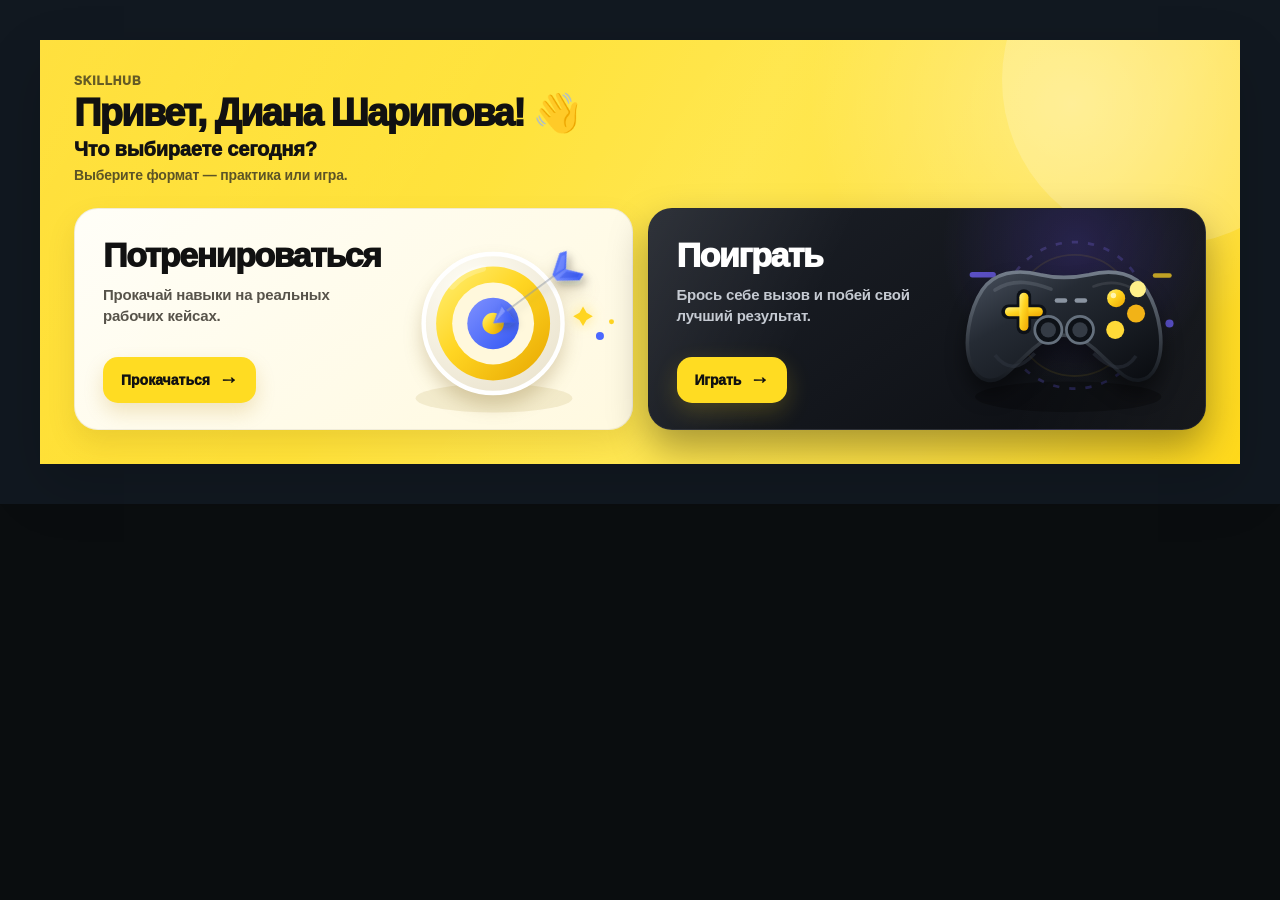
<file: final-preview.html>
<!doctype html><html><head><meta charset="utf-8"><style>
:root{--bg:#090d18;--panel:#111827;--panel2:#0e1626;--ink:#f2f5fb;--muted:#94a3b8;--line:#26334a;--primary:#6682ff;--violet:#a78bfa;--green:#35d09a;--orange:#fb923c;--red:#f87171}
*{box-sizing:border-box}html,body{margin:0;min-height:100%;font-family:Inter,system-ui,-apple-system,Segoe UI,Roboto,Arial;color:var(--ink);background:var(--bg)}
button,input,select,textarea{font:inherit}button{cursor:pointer}.hidden{display:none!important}
.app{min-height:100vh;display:grid;grid-template-columns:238px 1fr}.sidebar{position:sticky;top:0;height:100vh;padding:18px 14px;background:#070b14;border-right:1px solid #19243a}
.brand{display:flex;gap:11px;align-items:center}.brand b{font-size:19px}.brand small{display:block;color:var(--muted);margin-top:2px}.logo{width:42px;height:42px;border-radius:13px;display:grid;place-items:center;background:linear-gradient(135deg,#6682ff,#a78bfa);font-weight:950;font-size:21px}
.side-brand{padding:4px 6px 20px}.sidebar nav{display:grid;gap:5px}.nav-btn{position:relative;width:100%;border:0;background:transparent;color:#9eabc1;text-align:left;padding:11px 12px;border-radius:11px;font-weight:780}.nav-btn:hover,.nav-btn.active{background:#162139;color:#fff}
.badge{position:absolute;right:8px;top:8px;background:#ef4444;color:white;border-radius:999px;padding:2px 6px;font-size:10px;font-style:normal}.sync-card{position:absolute;left:14px;right:14px;bottom:16px;display:flex;align-items:center;gap:9px;border:1px solid #26334a;background:#101827;border-radius:13px;padding:11px}.sync-card span{width:9px;height:9px;border-radius:99px;background:var(--green)}.sync-card span.off{background:#eab308}.sync-card b{font-size:12px;display:block}.sync-card small{font-size:11px;color:var(--muted)}
.main{padding:22px;min-width:0;background:radial-gradient(circle at 100% 0%,rgba(102,130,255,.07),transparent 24%),var(--bg)}.topbar{display:flex;justify-content:space-between;align-items:center;gap:15px;margin-bottom:18px}.topbar h1{margin:0;font-size:27px}.topbar p{margin:4px 0 0;color:var(--muted)}
.top-actions{display:flex;gap:9px;align-items:center}.profile{border:1px solid var(--line);background:var(--panel);color:var(--ink);border-radius:14px;padding:7px 10px;display:flex;gap:9px;align-items:center;text-align:left}.profile>span{width:36px;height:36px;border-radius:50%;display:grid;place-items:center;background:#1e2f5c;color:#bcd0ff;font-weight:900}.profile small{display:block;color:var(--muted)}.profile b{font-size:13px}
.profile-menu{position:fixed;right:18px;top:75px;z-index:70;background:#111827;border:1px solid var(--line);border-radius:14px;padding:7px;min-width:225px;box-shadow:0 18px 50px rgba(0,0,0,.35)}.profile-menu button{display:block;width:100%;background:transparent;color:var(--ink);border:0;text-align:left;padding:10px;border-radius:9px}.profile-menu button:hover{background:#1a263d}
.btn{border:0;border-radius:11px;padding:10px 14px;font-weight:850;text-decoration:none;display:inline-flex;align-items:center;justify-content:center;gap:6px}.btn.primary{background:var(--primary);color:#fff}.btn.secondary{background:#1b2941;color:#e7edf8}.btn.ghost{background:transparent;color:#b8c8ff;border:1px solid #33445f}.btn.danger{background:#361b24;color:#ffc6ce;border:1px solid #73313d}.btn.full{width:100%;padding:13px}
.login-screen{min-height:100vh;display:grid;place-items:center;padding:18px;background:radial-gradient(circle at 20% 10%,rgba(102,130,255,.16),transparent 29%),radial-gradient(circle at 90% 90%,rgba(167,139,250,.13),transparent 28%),#080c16}.login-card{width:min(470px,100%);background:#101827;border:1px solid var(--line);border-radius:24px;padding:27px;box-shadow:0 24px 70px rgba(0,0,0,.38)}.login-card .brand{margin-bottom:24px}.login-card h1{font-size:29px;margin:0 0 8px}.login-card p{color:var(--muted);line-height:1.5}.login-card label{font-size:13px;font-weight:850;display:block;margin:18px 0 7px}
input,select,textarea{width:100%;background:#0c1422;border:1px solid #334159;color:var(--ink);border-radius:11px;padding:11px 12px}textarea{min-height:100px;resize:vertical}.login-card input{margin-bottom:11px}.hint{font-size:12px;color:var(--muted);line-height:1.45;background:#0c1422;border:1px solid #26334a;border-radius:11px;padding:11px;margin-top:15px}.error{min-height:18px;color:#fb7185;font-size:13px;margin-top:8px}
.page{animation:fade .16s ease}@keyframes fade{from{opacity:.55;transform:translateY(2px)}to{opacity:1;transform:none}}
.grid4{display:grid;grid-template-columns:repeat(4,minmax(0,1fr));gap:13px}.grid3{display:grid;grid-template-columns:repeat(3,minmax(0,1fr));gap:13px}.grid2{display:grid;grid-template-columns:repeat(2,minmax(0,1fr));gap:13px}
.card{background:rgba(17,24,39,.96);border:1px solid var(--line);border-radius:17px;padding:17px;box-shadow:0 10px 28px rgba(0,0,0,.12)}.kpi small{color:var(--muted)}.kpi strong{font-size:27px;display:block;margin:7px 0 2px}.section-title{display:flex;justify-content:space-between;gap:10px;align-items:center;margin:21px 0 10px}.section-title h2{font-size:18px;margin:0}.muted{color:var(--muted)}.small{font-size:12px}
.train-card{min-height:170px;display:flex;flex-direction:column}.train-card .icon{font-size:27px}.train-card h3{margin:8px 0 5px}.train-card p{margin:0 0 14px;color:var(--muted);line-height:1.45}.train-card .btn{margin-top:auto;align-self:flex-start}
.assignment,.notification,.employee-row,.content-row{display:flex;justify-content:space-between;gap:12px;align-items:flex-start;padding:12px 0;border-bottom:1px solid #26334a}.assignment:last-child,.notification:last-child,.employee-row:last-child,.content-row:last-child{border-bottom:0}.assignment b,.notification b,.employee-row b,.content-row b{display:block}.meta{color:var(--muted);font-size:12px;margin-top:4px}.pill{font-size:11px;font-weight:850;padding:4px 7px;border-radius:999px;background:#1c2942;color:#b8c9e5;display:inline-block}.pill.good{background:#10372c;color:#a7efd2}.pill.warn{background:#3b2d18;color:#f6d28d}.pill.bad{background:#3a1a22;color:#ffc2cb}
.topic-grid{display:grid;grid-template-columns:repeat(3,minmax(0,1fr));gap:10px}.topic{border:1px solid #2c3a53;background:#0e1626;color:var(--ink);border-radius:14px;padding:14px;text-align:left;font-weight:850}.topic small{display:block;color:var(--muted);margin-top:4px;font-weight:500}.question{font-size:20px;font-weight:850;line-height:1.45;margin-bottom:15px}.options{display:grid;gap:9px}.option{border:1px solid #34425b;background:#0e1626;color:var(--ink);border-radius:12px;padding:13px;text-align:left;font-weight:700}.option.correct{background:#10372c;border-color:#2f8b70;color:#c8ffe8}.option.wrong{background:#3a1a22;border-color:#94424e;color:#ffd3d9}.explain{background:#18243a;border-radius:12px;padding:13px;color:#ced8e9;line-height:1.48;margin-top:13px}.progress{height:8px;background:#1c2739;border-radius:99px;overflow:hidden;margin:12px 0 20px}.progress>span{height:100%;display:block;background:linear-gradient(90deg,#6682ff,#a78bfa)}
.dialogue{max-width:850px;margin:auto}.bubble{max-width:82%;padding:12px 14px;border-radius:15px;margin:8px 0;line-height:1.45}.bubble.client{background:#1a263a;margin-right:auto;border-bottom-left-radius:5px}.bubble.worker{background:#27468d;margin-left:auto;border-bottom-right-radius:5px}
.form-grid{display:grid;grid-template-columns:repeat(2,minmax(0,1fr));gap:11px}.field.full{grid-column:1/-1}.field label{display:block;font-size:12px;font-weight:850;margin:0 0 5px}.actions{display:flex;gap:8px;align-items:center;flex-wrap:wrap}.tabs{display:flex;gap:7px;flex-wrap:wrap;margin-bottom:13px}.tab{border:1px solid #33435f;background:#101a2b;color:#aebdd4;border-radius:10px;padding:8px 11px;font-weight:820}.tab.active{background:#5f7bfa;color:#fff;border-color:#5f7bfa}
.import-box{border:2px dashed #34435b;border-radius:15px;background:#0c1422;padding:18px;text-align:center}.import-box h3{margin:0 0 5px}.import-box p{color:var(--muted);margin:0 0 12px;line-height:1.4}.table-wrap{overflow:auto}.table{width:100%;border-collapse:collapse;min-width:650px}.table th,.table td{padding:10px 8px;border-bottom:1px solid #26334a;text-align:left;font-size:12px}.table th{color:#8fa0b8}
.offline-banner{background:#372b18;border:1px solid #6e5424;color:#f5d48e;border-radius:12px;padding:10px 12px;margin-bottom:13px}.modal{position:fixed;inset:0;background:rgba(0,0,0,.57);z-index:90;display:grid;place-items:center;padding:15px}.modal-card{width:min(800px,100%);max-height:91vh;overflow:auto;background:#111827;border:1px solid #34425b;border-radius:18px;padding:19px;box-shadow:0 20px 60px rgba(0,0,0,.45)}.modal-head{display:flex;justify-content:space-between;gap:10px;align-items:center;margin-bottom:14px}.modal-head h2{margin:0}.toast{position:fixed;right:16px;bottom:18px;z-index:100;background:#172238;color:#fff;border:1px solid #36445e;border-radius:12px;padding:11px 14px;box-shadow:0 16px 40px rgba(0,0,0,.35);font-weight:800}.mobile-install{background:linear-gradient(135deg,#172654,#271d4c);border:1px solid #3b4f83}
@media(max-width:1050px){.app{grid-template-columns:82px 1fr}.side-brand>div:last-child,.nav-btn span,.sync-card div{display:none}.sidebar{padding:14px 9px}.side-brand{justify-content:center}.nav-btn{text-align:center;font-size:18px}.sync-card{left:18px;right:18px;justify-content:center}.grid4{grid-template-columns:repeat(2,1fr)}}
@media(max-width:720px){body{padding-bottom:72px}.app{display:block}.sidebar{position:fixed;z-index:60;left:0;right:0;bottom:0;top:auto;height:auto;padding:7px max(6px,env(safe-area-inset-right)) calc(7px + env(safe-area-inset-bottom)) max(6px,env(safe-area-inset-left));border-right:0;border-top:1px solid #26334a}.side-brand,.sync-card{display:none}.sidebar nav{display:flex;overflow-x:auto;gap:3px}.nav-btn{flex:1;min-width:61px;padding:9px 4px;font-size:18px;text-align:center}.nav-btn span{display:block!important;font-size:9px;margin-top:3px}.badge{right:5px;top:2px}.main{padding:15px 12px 16px}.topbar{align-items:flex-start}.topbar h1{font-size:22px}.topbar p{font-size:12px}.profile{padding:5px}.profile>span{width:33px;height:33px}.profile div{display:none}.top-actions #installBtn{display:none!important}.grid4,.grid3,.grid2,.topic-grid,.form-grid{grid-template-columns:1fr}.field.full{grid-column:auto}.card{padding:15px}.section-title{margin-top:17px}.train-card{min-height:145px}.modal{align-items:end;padding:0}.modal-card{width:100%;max-height:92vh;border-radius:20px 20px 0 0;padding-bottom:calc(18px + env(safe-area-inset-bottom))}.profile-menu{top:auto;bottom:78px;right:10px;left:10px}}
.link-btn{width:100%;border:0;background:transparent;color:#91a8ff;font-weight:800;padding:11px;margin-top:5px}.login-card.wide{width:min(650px,100%)}
.code-card{background:#0b1425;border:1px solid #34445f;border-radius:13px;padding:12px;font-family:ui-monospace,SFMono-Regular,Menlo,monospace;word-break:break-all;color:#c9d5ea}
.access-code{font-family:ui-monospace,SFMono-Regular,Menlo,monospace;font-size:18px;letter-spacing:1.5px;font-weight:900;color:#c7d2fe}
.toolbar{display:flex;gap:8px;align-items:center;justify-content:space-between;flex-wrap:wrap}.toolbar>div{display:flex;gap:8px;flex-wrap:wrap}
.status-draft{background:#3a2f1a;color:#f5d38f}.status-published{background:#11382c;color:#a9efd3}

/* SkillHub 6.1 Adaptive */
.adaptive-rule{margin:0 0 10px;padding:10px 12px;border:1px solid #2e405e;background:#0d1728;border-radius:12px;color:#aebbd0;font-size:12px;line-height:1.5}.adaptive-rule b{color:#eef3fb}
.recommend-grid{display:grid;grid-template-columns:repeat(3,minmax(0,1fr));gap:12px}.recommendation{border-color:#51313d;background:linear-gradient(145deg,#151c2b,#1b1520)}.recommendation h3{margin:12px 0 5px}.recommendation p{font-size:12px;line-height:1.5;min-height:36px}.trend{font-size:11px;font-weight:850;color:#94a3b8;margin-left:4px}.trend.up{color:#5ee0b1}.trend.down{color:#ff9baa}
.gap-row{display:grid;grid-template-columns:minmax(130px,1.1fr) minmax(150px,1.3fr) 110px minmax(150px,.9fr);gap:12px;align-items:center;padding:12px 0;border-bottom:1px solid #26334a}.gap-row:last-child{border-bottom:0}.gap-person span,.gap-topic span{display:block;margin-top:4px}.gap-score{white-space:nowrap}.gap-action{text-align:right}
@media(max-width:900px){.recommend-grid{grid-template-columns:1fr}.gap-row{grid-template-columns:1fr 1fr}.gap-action{text-align:left}}
@media(max-width:520px){.gap-row{grid-template-columns:1fr}.gap-action{text-align:left}}


/* SkillHub 6.2 — детализация ответов */
.review-summary{display:flex;gap:10px;align-items:center;flex-wrap:wrap;margin:0 0 14px}
.review-item{border:1px solid #2c3a53;background:#0d1524;border-radius:15px;padding:15px;margin:12px 0}
.review-head{display:flex;justify-content:space-between;align-items:center;gap:10px}
.review-question{font-size:16px;font-weight:800;line-height:1.45;margin:10px 0}
.review-options{display:grid;gap:7px}
.review-option{display:grid;grid-template-columns:28px 1fr auto;gap:8px;align-items:center;border:1px solid #293850;background:#101a2a;border-radius:10px;padding:9px 10px}
.review-option.right{border-color:#2f8b70;background:#103128}
.review-option.picked-wrong{border-color:#94424e;background:#341820}
.review-num{width:24px;height:24px;border-radius:50%;display:grid;place-items:center;background:#1d2a42;font-weight:900;font-size:11px}
.review-tag{font-size:10px;color:#aebdd4;font-weight:850;text-align:right}
@media(max-width:520px){.review-option{grid-template-columns:28px 1fr}.review-tag{grid-column:2;text-align:left}}

/* =========================================================
   SkillHub 7.1.7 — yellow / black / white visual system
   ========================================================= */
:root{
  --bg:#0b0b0c;
  --panel:#171719;
  --panel2:#111113;
  --ink:#ffffff;
  --muted:#9d9da4;
  --line:#303034;
  --primary:#ffdd2d;
  --violet:#ffdd2d;
  --green:#4bd39b;
  --orange:#ffb23f;
  --red:#ff6b78;
}
html,body{background:#0b0b0c;color:#fff}
body{letter-spacing:-.01em}
.main{background:
  radial-gradient(circle at 92% 2%,rgba(255,221,45,.10),transparent 24%),
  radial-gradient(circle at 0% 100%,rgba(255,221,45,.05),transparent 28%),
  #0b0b0c}
.sidebar{background:#0a0a0b;border-color:#27272a}
.brand b{font-weight:950;letter-spacing:-.04em}.brand-skill{color:#fff}.brand-hub{color:#ffdd2d}
.brand small{color:#8f8f96}.logo{width:44px;height:44px;border-radius:14px;background:#ffdd2d;color:#0a0a0b;box-shadow:0 8px 30px rgba(255,221,45,.18);font-size:15px;letter-spacing:-.05em}
.nav-btn{color:#9b9ba2;border-radius:13px;transition:.15s ease;background:transparent}
.nav-btn:hover{background:#1c1c1f;color:#fff}.nav-btn.active{background:#ffdd2d;color:#090909;box-shadow:0 8px 24px rgba(255,221,45,.14)}
.nav-btn.active .badge{background:#0b0b0c;color:#ffdd2d}
.sync-card{background:#141416;border-color:#2e2e32}.sync-card span{background:#ffdd2d}.sync-card small{color:#8f8f96}
.topbar h1{font-weight:950;letter-spacing:-.04em}.topbar p{color:#9a9aa1}
.profile{background:#151517;border-color:#303034;border-radius:16px}.profile>span{background:#ffdd2d;color:#0b0b0c}.profile small{color:#8e8e95}
.profile-menu{background:#171719;border-color:#343438}.profile-menu button:hover{background:#252528}
.btn{border-radius:12px;letter-spacing:-.015em}.btn.primary{background:#ffdd2d;color:#090909;box-shadow:0 8px 22px rgba(255,221,45,.10)}
.btn.primary:hover{filter:brightness(.97)}
.btn.secondary{background:#252529;color:#fff;border:1px solid #343438}.btn.secondary:hover{background:#303034}
.btn.ghost{background:#111113;color:#ffdd2d;border-color:#3d3d42}.btn.danger{background:#33171c;color:#ffbbc2;border-color:#6d313b}
.login-screen{background:
  radial-gradient(circle at 82% 12%,rgba(255,221,45,.22),transparent 28%),
  radial-gradient(circle at 5% 95%,rgba(255,221,45,.08),transparent 28%),
  #0b0b0c}
.login-card{background:#fff;color:#101012;border:0;border-radius:28px;box-shadow:0 28px 90px rgba(0,0,0,.48);padding:30px}
.login-card .brand small,.login-card p{color:#717178}.login-card label{color:#252529}.login-card h1{font-weight:950;letter-spacing:-.045em}
.login-card input,.login-card select,.login-card textarea{background:#f2f3f5;border-color:#e1e2e5;color:#111113}
.login-card input::placeholder,.login-card textarea::placeholder{color:#9c9ca2}
.login-card .hint{background:#f6f6f7;border-color:#e6e6e8;color:#717178}.login-card .link-btn{color:#1c1c1f}.login-card .link-btn:hover{color:#000}
.login-card .error{color:#d92d3d}
.card{background:#171719;border-color:#303034;border-radius:20px;box-shadow:0 12px 34px rgba(0,0,0,.18)}
.kpi{background:#f5f5f6;color:#111113;border-color:#f5f5f6;box-shadow:none}.kpi small{color:#77777f}.kpi strong{color:#101012;font-weight:950}
.section-title h2{font-weight:950;letter-spacing:-.025em}.muted,.meta{color:#9a9aa2}
.train-card,.topic,.option,.review-item,.review-option{background:#151517;border-color:#303034}
.topic:hover,.option:hover{border-color:#ffdd2d}
.pill{background:#2b2b30;color:#dedee3}.pill.good{background:#11382d;color:#9be8c9}.pill.warn{background:#3b2e11;color:#ffd77a}.pill.bad{background:#3b191f;color:#ffc0c7}
.progress{background:#29292d}.progress>span{background:#ffdd2d}
.tab{background:#171719;color:#aaaab2;border-color:#37373c}.tab.active{background:#ffdd2d;border-color:#ffdd2d;color:#0b0b0c}
input,select,textarea{background:#111113;border-color:#343438;color:#fff}input:focus,select:focus,textarea:focus{outline:2px solid rgba(255,221,45,.30);border-color:#ffdd2d}
.import-box{background:#121214;border-color:#414147}.table th{color:#8f8f96}.table td,.table th{border-color:#2a2a2e}
.modal{background:rgba(0,0,0,.70)}.modal-card{background:#171719;border-color:#36363a;border-radius:22px}
.toast{background:#ffdd2d;color:#0b0b0c;border:0}.offline-banner{background:#3a3112;border-color:#6b5a19;color:#ffe98a}
.code-card{background:#111113;border-color:#3a3a3f;color:#f0f0f2}.access-code{color:#ffdd2d}
.link-btn{color:#ffdd2d}.adaptive-rule{background:#121214;border-color:#323237}.recommendation{background:linear-gradient(145deg,#171719,#201b0f);border-color:#4a4018}
.review-option.right{background:#103128;border-color:#2f8b70}.review-option.picked-wrong{background:#341820;border-color:#94424e}
.mobile-install{background:linear-gradient(135deg,#1b1b1d,#28220f);border-color:#4f4316}

/* T-style content rows */
.content-row,.employee-row,.assignment,.notification{border-color:#2d2d31;padding:14px 0}
.content-row b,.employee-row b,.assignment b,.notification b{font-weight:900}

/* Mobile bottom navigation */
@media(max-width:720px){
  body{padding-bottom:84px}
  .sidebar{background:rgba(10,10,11,.97);backdrop-filter:blur(18px);border-color:#28282c;padding-top:8px}
  .sidebar nav{gap:4px;padding:0 2px}
  .nav-btn{min-width:67px;padding:8px 5px 9px;border-radius:14px;color:#8f8f96}
  .nav-btn span{font-size:9px;font-weight:800;line-height:1.1}
  .nav-btn.active{background:#ffdd2d;color:#090909}
  .main{padding:16px 12px 20px}
  .topbar h1{font-size:26px}
  .profile{border-radius:14px}
  .card{border-radius:20px}
  .login-card{padding:24px 20px;border-radius:24px}
  .modal-card{background:#171719;border-color:#353539}
}

/* SkillHub 7.1.9 — manual Soft trainers */
.manual-choice-grid{display:grid;grid-template-columns:repeat(2,minmax(0,1fr));gap:14px;margin-top:16px}
.manual-choice{border:1px solid var(--border);background:var(--card);color:var(--text);border-radius:22px;padding:22px;text-align:left;cursor:pointer;display:flex;flex-direction:column;gap:8px;min-height:190px;transition:.18s ease}
.manual-choice:hover{transform:translateY(-2px);border-color:#ffdd2d}
.manual-choice b{font-size:19px}.manual-choice small{color:var(--muted);line-height:1.45}.manual-choice em{font-style:normal;color:#ffdd2d;margin-top:auto;font-weight:700}.manual-choice-icon{font-size:34px}
.manual-run-card{max-width:820px;margin:auto}.manual-prompt{font-size:20px;line-height:1.55;padding:20px;border-radius:18px;background:rgba(255,221,45,.08);border:1px solid rgba(255,221,45,.28);margin:18px 0}
.manual-answer-field{margin-top:18px}.manual-answer-field textarea{min-height:150px}.manual-status-box{padding:16px 18px;border-radius:16px;margin:16px 0;background:rgba(255,255,255,.04);border:1px solid var(--border);display:grid;gap:8px}.manual-status-box.warn{border-color:rgba(255,193,7,.45)}.manual-status-box.good{border-color:rgba(44,199,128,.45)}
.manual-history{margin-top:24px;border-top:1px solid var(--border);padding-top:16px}.manual-history h3{margin:0 0 10px}.manual-history-item{padding:14px 0;border-bottom:1px solid var(--border)}.manual-answer-text{white-space:pre-wrap;line-height:1.5;margin-top:9px}.review-note{margin-top:10px;padding:10px 12px;border-radius:12px;background:rgba(255,255,255,.04);line-height:1.45}.review-note.suggestion{background:rgba(255,221,45,.07)}
.manual-review-list .content-row:last-child,.manual-row:last-child{border-bottom:0}.review-prompt,.review-current-answer{padding:16px;border-radius:16px;margin:12px 0;border:1px solid var(--border);line-height:1.5}.review-prompt{background:rgba(255,221,45,.07)}.review-prompt small{display:block;color:var(--muted);margin-top:8px}.review-current-answer{background:rgba(255,255,255,.035)}.review-current-answer>div{white-space:pre-wrap;margin-top:8px}.review-actions{justify-content:flex-end;gap:10px;margin-top:14px}
@media(max-width:680px){.manual-choice-grid{grid-template-columns:1fr}.manual-choice{min-height:155px}.manual-prompt{font-size:18px}.review-actions{flex-direction:column-reverse}.review-actions .btn{width:100%}}

/* ===== 7.2.0 typing 50 ===== */
.typing-source-label{font-size:13px;font-weight:800;margin-top:18px;margin-bottom:8px;color:var(--muted)}
.typing-source{font-size:19px;line-height:1.65;padding:18px;border-radius:18px;background:rgba(255,221,45,.09);border:1px solid rgba(255,221,45,.25);letter-spacing:.1px}
.no-copy{-webkit-user-select:none;user-select:none;-webkit-touch-callout:none;cursor:default}
.typing-box{margin-top:14px;min-height:170px;font-size:17px;line-height:1.55}
.typing-actions{justify-content:flex-end;margin-top:14px}
.typing-result{margin-top:12px;padding:13px 16px;border-radius:14px;background:rgba(64,190,109,.12);display:flex;justify-content:space-between;gap:10px;flex-wrap:wrap}
@media(max-width:640px){.typing-source{font-size:17px;padding:14px}.typing-actions .btn{flex:1}.typing-run-card .grid3{grid-template-columns:1fr 1fr 1fr}}
/* ===== end 7.2.0 ===== */

.user-search-box{margin-top:12px;position:relative}.user-search-box input{padding-left:42px;background:#111113;border:1px solid #343438;border-radius:15px;min-height:48px;font-weight:700}.user-search-icon{position:absolute;left:15px;top:50%;transform:translateY(-50%);font-size:23px;color:#8d8d93;pointer-events:none;z-index:1}

/* SkillHub 7.2.5 — multi-select assignment picker */
.as-material-picker{margin-top:8px;max-height:330px;overflow:auto;border:1px solid #343438;border-radius:14px;background:#111113;padding:7px}
.as-material-group{padding:3px 0 8px}.as-material-group-title{position:sticky;top:-7px;z-index:2;display:flex;justify-content:space-between;gap:8px;padding:8px 9px;background:#111113;color:#ffdd2d;font-size:12px;font-weight:900;text-transform:uppercase;letter-spacing:.03em}.as-material-group-title span{color:var(--muted)}
.as-material-item{display:flex;align-items:flex-start;gap:10px;padding:10px 9px;border-radius:11px;cursor:pointer}.as-material-item:hover{background:#202023}.as-material-item input{width:18px;height:18px;margin:1px 0 0;accent-color:#ffdd2d;flex:0 0 auto}.as-material-item span{min-width:0}.as-material-item b{display:block;font-size:13px}.as-material-item small{display:block;color:var(--muted);font-size:11px;margin-top:3px}.as-material-footer{display:flex;justify-content:space-between;align-items:center;gap:10px;margin-top:8px}
@media(max-width:720px){.as-material-picker{max-height:38vh}.as-material-item{padding:11px 8px}.as-material-footer{align-items:flex-start}}

/* ===== SkillHub 7.4.0 — reference UI approved 21.09.2026 ===== */
:root{
  --bg:#0a0d0f;--panel:#151a1f;--panel-2:#1b2228;--panel-3:#212a31;--ink:#f7f7f7;--muted:#929aa4;
  --line:#2d363e;--yellow:#ffdd2d;--yellow-2:#ffd21a;--green:#42ce93;--blue:#4cb3ff;--violet:#a96dff;--orange:#ff9a3c;--red:#ff6666;
}
html,body{background:var(--bg);color:var(--ink)}
body{letter-spacing:-.012em}.main{background:var(--bg)}
.sidebar{background:#0b0f12;border-color:#20272d}.side-brand .logo{background:var(--yellow);color:#080909}.side-brand small{color:#8f979e}
.mobile-brand{display:none;align-items:center;gap:9px;font-size:19px}.mobile-brand-logo{width:34px;height:34px;border-radius:10px;background:var(--yellow);color:#090909;display:grid;place-items:center;font-size:18px}.mobile-brand b{font-weight:950}
.top-bell{width:42px;height:42px;border-radius:14px;border:1px solid var(--line);background:#11161a;color:#fff;display:grid;place-items:center;position:relative}.top-bell svg{width:21px;height:21px;fill:none;stroke:currentColor;stroke-width:1.8;stroke-linecap:round;stroke-linejoin:round}.top-bell .badge{right:-4px;top:-4px}
.nav-btn{display:flex;align-items:center;gap:11px;color:#9ba3aa;padding:11px 12px}.nav-icon{width:21px;height:21px;display:grid;place-items:center;flex:0 0 21px}.nav-icon svg{width:21px;height:21px;fill:none;stroke:currentColor;stroke-width:1.8;stroke-linecap:round;stroke-linejoin:round}.nav-text{font-weight:800}.nav-btn.active{background:#24220f;color:var(--yellow)}
.card{background:var(--panel);border:1px solid var(--line);box-shadow:none}.btn.primary{background:var(--yellow);color:#0a0a0a}.btn.secondary{background:#232a30;color:#f6f6f6;border:1px solid #343e46}.btn{border-radius:13px}.pill{border-radius:999px}.progress{height:8px;border-radius:999px;background:#303a42;overflow:hidden}.progress>span{height:100%;display:block;background:var(--yellow);border-radius:999px}

/* Employee home */
.sh74-home{display:grid;gap:18px;max-width:1050px}.sh74-hero{position:relative;overflow:hidden;background:linear-gradient(135deg,#ffdd2d,#ffd227);color:#090909;border-radius:28px;padding:28px;min-height:230px}.sh74-hero:after{content:"";position:absolute;width:260px;height:260px;border-radius:50%;background:rgba(255,255,255,.18);right:-70px;top:-65px}.sh74-hero>*{position:relative;z-index:1}.sh74-hero-kicker{font-size:12px;font-weight:950;text-transform:uppercase;letter-spacing:.08em;opacity:.56}.sh74-hero h2{font-size:33px;line-height:1.03;margin:8px 0 5px;letter-spacing:-.045em}.sh74-hero-sub{font-size:17px;font-weight:750;opacity:.68}.sh74-current{margin-top:25px;max-width:620px}.sh74-current-label{font-size:12px;font-weight:900;opacity:.58}.sh74-current-title{font-size:22px;font-weight:950;margin:4px 0 8px}.sh74-current-meta{font-size:13px;opacity:.64;margin-bottom:14px}.sh74-hero .btn{background:#0b0e10;color:#fff;min-width:190px}.sh74-hero-progress{height:7px;background:rgba(0,0,0,.14);border-radius:999px;margin:10px 0}.sh74-hero-progress span{display:block;height:100%;background:#17191a;border-radius:999px}
.sh74-streak{padding:20px 22px;border-radius:24px;background:linear-gradient(180deg,#1a2025,#151a1f);border:1px solid #343e45}.sh74-streak-head{display:flex;align-items:center;gap:12px}.sh74-streak-fire{font-size:38px}.sh74-streak-label{color:var(--muted);font-size:13px}.sh74-streak-head strong{font-size:21px}.sh74-week{display:grid;grid-template-columns:repeat(7,1fr);gap:9px;margin-top:16px}.sh74-day{display:grid;justify-items:center;gap:7px;color:#747c84;font-size:11px}.sh74-day i{width:36px;height:36px;border-radius:50%;background:#252c32;display:grid;place-items:center;font-style:normal;font-weight:950}.sh74-day.active{color:#d6d9dc}.sh74-day.active i{background:var(--yellow);color:#0b0b0b}.sh74-streak-note{color:#8f979f;font-size:12px;margin-top:13px}
.sh74-section-head{display:flex;justify-content:space-between;align-items:center;gap:14px}.sh74-section-head h2{margin:0;font-size:23px}.sh74-link{border:0;background:transparent;color:#c6cbd0;font-weight:800}.sh74-directions{display:grid;grid-template-columns:repeat(4,minmax(0,1fr));gap:13px}.sh74-direction{border:1px solid var(--line);background:var(--panel);border-radius:20px;padding:18px;text-align:left;color:#fff;min-height:150px;display:flex;flex-direction:column}.sh74-direction:hover{border-color:#4a545c}.sh74-direction-icon{font-size:30px}.sh74-direction b{font-size:16px;margin-top:12px}.sh74-direction small{color:var(--muted);margin-top:4px}.sh74-direction .progress{margin-top:auto}.sh74-direction-meta{display:flex;justify-content:space-between;color:#8e969d;font-size:11px;margin-top:7px}

/* Training catalogue */
.sh74-training{max-width:920px;display:grid;gap:15px}.sh74-filterbar{display:flex;gap:8px;overflow:auto;padding-bottom:2px}.sh74-filter{border:1px solid #303840;background:#1a2025;color:#b8bec4;border-radius:11px;padding:9px 14px;font-weight:850;white-space:nowrap}.sh74-filter.active{background:var(--yellow);border-color:var(--yellow);color:#090909}.sh74-training-list{display:grid;gap:12px}.sh74-training-row{display:grid;grid-template-columns:58px 1fr auto;gap:14px;align-items:center;padding:16px 17px;border:1px solid var(--line);background:var(--panel);border-radius:21px}.sh74-training-icon{width:52px;height:52px;border-radius:16px;background:#222a30;display:grid;place-items:center;font-size:29px}.sh74-training-copy{min-width:0}.sh74-training-copy b{font-size:16px}.sh74-training-copy p{margin:4px 0 9px;color:var(--muted);font-size:12px;line-height:1.35}.sh74-training-progress{display:flex;align-items:center;gap:10px}.sh74-training-progress .progress{width:min(240px,36vw)}.sh74-training-progress small{color:#a0a7ad;white-space:nowrap}.sh74-training-action{min-width:105px}

/* Run screens */
.sh74-run-card{max-width:680px;margin:0 auto;background:#12171b;border:1px solid #2a343b;border-radius:24px;padding:19px}.sh74-run-top{display:flex;justify-content:space-between;align-items:center;margin-bottom:10px}.sh74-run-top .back{border:0;background:transparent;color:#fff;font-size:25px}.sh74-run-counter{font-size:12px;color:#c9cdd1;font-weight:850}.sh74-prompt{background:#f5f5f5;color:#141414;padding:18px;border-radius:15px;line-height:1.45;margin:18px 0}.sh74-prompt b{display:block;margin-bottom:7px}.sh74-answer-panel{background:#202930;border:1px solid #36424a;border-radius:16px;padding:15px}.sh74-answer-panel label{font-weight:850;font-size:13px}.sh74-answer-panel textarea{margin-top:9px;background:#263139;min-height:180px}.sh74-run-actions{display:grid;gap:10px;margin-top:14px}.sh74-run-actions .btn{width:100%;min-height:48px}.sh74-success{max-width:660px;margin:0 auto;text-align:center;padding:38px 20px}.sh74-success-icon{font-size:72px}.sh74-success h2{font-size:29px;margin:10px 0}.sh74-success p{color:#a4abb0;max-width:460px;margin:0 auto 20px;line-height:1.45}.sh74-result-stats{background:#182026;border:1px solid #303a42;border-radius:18px;padding:16px;text-align:left;margin:18px auto;max-width:430px}

/* Manager / RS dashboards */
.sh74-manager{display:grid;gap:16px}.sh74-manager-top{display:flex;justify-content:space-between;align-items:flex-end;gap:12px}.sh74-manager-top h2{font-size:27px;margin:0}.sh74-manager-top p{margin:5px 0 0;color:var(--muted)}.sh74-kpis{display:grid;grid-template-columns:repeat(4,minmax(0,1fr));gap:12px}.sh74-kpi{background:var(--panel);border:1px solid var(--line);border-radius:18px;padding:17px}.sh74-kpi small{color:#919aa1}.sh74-kpi strong{display:block;font-size:30px;margin-top:9px}.sh74-kpi.good strong{color:#72dda9}.sh74-kpi.warn strong{color:#ffb050}.sh74-kpi.bad strong{color:#ff6f69}.sh74-manager-main{display:grid;grid-template-columns:minmax(0,1.55fr) minmax(270px,.75fr);gap:14px}.sh74-light-card{background:#f5f5f5;color:#151515;border-radius:20px;padding:17px}.sh74-light-card .muted,.sh74-light-card .meta{color:#73777b}.sh74-card-head{display:flex;justify-content:space-between;align-items:center;margin-bottom:12px}.sh74-card-head h3{margin:0}.sh74-attention-row{display:grid;grid-template-columns:auto 1fr auto;align-items:center;gap:11px;padding:11px 0;border-bottom:1px solid #dedede}.sh74-attention-row:last-child{border-bottom:0}.sh74-person-avatar{width:38px;height:38px;border-radius:50%;background:var(--yellow);display:grid;place-items:center;color:#101010;font-weight:950;overflow:hidden}.sh74-person-avatar img{width:100%;height:100%;object-fit:cover}.sh74-attention-status{font-size:11px;font-weight:850;padding:6px 9px;border-radius:8px;background:#fff0b8;color:#7f5b00}.sh74-attention-status.bad{background:#ffd9d6;color:#a22d26}.sh74-ring-card{display:grid;justify-items:center;align-content:start}.sh74-ring{--p:0;width:150px;height:150px;border-radius:50%;display:grid;place-items:center;background:conic-gradient(#3cc98f calc(var(--p)*1%),#33404a 0);position:relative;margin:12px 0}.sh74-ring:after{content:"";position:absolute;inset:16px;background:var(--panel);border-radius:50%}.sh74-ring.light:after{background:#f5f5f5}.sh74-ring strong{position:relative;z-index:1;font-size:31px}.sh74-ring-label{color:var(--muted);font-size:12px}.sh74-manager-list{display:grid;gap:9px}.sh74-team-row{display:grid;grid-template-columns:auto 1fr auto auto;align-items:center;gap:11px;background:var(--panel);border:1px solid var(--line);border-radius:16px;padding:12px}.sh74-team-row b{font-size:14px}.sh74-team-row small{display:block;color:var(--muted);margin-top:2px}.sh74-score{font-weight:950}.sh74-trend.up{color:#55d39a}.sh74-trend.down{color:#ff6b6b}.sh74-bars{display:grid;gap:12px}.sh74-bar-row{display:grid;grid-template-columns:145px 1fr 46px;gap:10px;align-items:center}.sh74-bar-row span:first-child{font-size:13px}.sh74-bar-row b{text-align:right}.sh74-bar-row .progress>span.soft{background:#42ce93}.sh74-bar-row .progress>span.hard{background:#4cb3ff}.sh74-bar-row .progress>span.needs{background:#a96dff}.sh74-bar-row .progress>span.typing{background:#ff9a3c}
.sh74-review-card{background:var(--panel);border:1px solid var(--line);border-radius:20px;padding:15px}.sh74-review-row{display:grid;grid-template-columns:1fr auto;gap:12px;align-items:center;padding:12px 0;border-bottom:1px solid var(--line)}.sh74-review-row:last-child{border-bottom:0}

/* Profile */
.sh74-profile-card{display:grid;grid-template-columns:auto 1fr;gap:16px;align-items:center}.sh74-profile-photo{width:82px;height:82px;border-radius:50%;background:var(--yellow);color:#0a0a0a;display:grid;place-items:center;font-size:24px;font-weight:950;overflow:hidden}.sh74-profile-photo img{width:100%;height:100%;object-fit:cover}.sh74-profile-actions{display:flex;gap:8px;flex-wrap:wrap;margin-top:12px}.sh74-profile-meta{display:grid;grid-template-columns:repeat(2,1fr);gap:10px;margin-top:16px}.sh74-profile-meta>div{background:#20272c;border-radius:14px;padding:12px}.sh74-profile-meta small{display:block;color:var(--muted)}.sh74-profile-meta b{display:block;margin-top:4px}

@media(max-width:920px){.sh74-directions{grid-template-columns:repeat(2,1fr)}.sh74-kpis{grid-template-columns:repeat(2,1fr)}.sh74-manager-main{grid-template-columns:1fr}}
@media(max-width:720px){
  body{padding-bottom:84px}.main{padding:12px 14px 18px}.topbar{margin-bottom:13px}.mobile-brand{display:flex}.topbar-title{display:none}.top-actions{margin-left:auto}.top-actions #installBtn{display:none!important}.profile{padding:5px;border:0;background:transparent}.profile>div{display:none}.profile>span{width:38px;height:38px}.top-bell{border:0;background:transparent}
  .sidebar{height:78px;position:fixed;left:0;right:0;bottom:0;top:auto;width:auto;z-index:60;padding:6px 8px calc(6px + env(safe-area-inset-bottom));border-right:0;border-top:1px solid #242b31}.side-brand,.sync-card{display:none!important}.sidebar nav{display:grid;grid-template-columns:repeat(5,1fr);gap:2px;height:100%;overflow:hidden}.nav-btn{min-width:0;justify-content:center;flex-direction:column;gap:3px;padding:5px 2px;border-radius:11px;text-align:center}.nav-icon{width:22px;height:22px}.nav-icon svg{width:22px;height:22px}.nav-text{font-size:9px;line-height:1.05}.nav-btn.active{background:transparent;color:var(--yellow);box-shadow:none}.nav-btn.active:before{content:"";position:absolute;top:0;width:30px;height:3px;background:var(--yellow);border-radius:99px}.nav-btn[data-page="notifications"]{display:none!important}
  body[data-role="mentor"] .nav-btn[data-page="home"],body[data-role="mentor"] .nav-btn[data-page="progress"],body[data-role="rs"] .nav-btn[data-page="home"],body[data-role="rs"] .nav-btn[data-page="progress"]{display:none!important}
  body[data-role="tech_admin"] .nav-btn[data-page="home"],body[data-role="tech_admin"] .nav-btn[data-page="training"],body[data-role="tech_admin"] .nav-btn[data-page="progress"]{display:none!important}
  body[data-role="employee"] .sidebar nav{grid-template-columns:repeat(3,1fr)}
  body[data-role="mentor"] .sidebar nav,body[data-role="rs"] .sidebar nav,body[data-role="tech_admin"] .sidebar nav{grid-template-columns:repeat(5,1fr)}
  body[data-role="tech_admin"] .nav-btn[data-page="content"]{display:none!important}
  .sh74-hero{padding:22px;border-radius:25px;min-height:255px}.sh74-hero h2{font-size:28px}.sh74-current{margin-top:24px}.sh74-streak{padding:18px}.sh74-day i{width:34px;height:34px}.sh74-directions{grid-template-columns:repeat(2,minmax(0,1fr));gap:10px}.sh74-direction{padding:15px;min-height:145px}.sh74-training-row{grid-template-columns:48px 1fr;gap:11px;padding:13px}.sh74-training-icon{width:46px;height:46px}.sh74-training-action{grid-column:1/-1;width:100%}.sh74-training-action .btn,.sh74-training-action.btn{width:100%}.sh74-training-progress .progress{width:100%}.sh74-training-progress{display:grid;grid-template-columns:1fr auto}.sh74-kpis{grid-template-columns:repeat(2,1fr);gap:9px}.sh74-kpi{padding:14px}.sh74-kpi strong{font-size:26px}.sh74-manager-top{align-items:flex-start}.sh74-manager-top .actions{display:none}.sh74-manager-main{grid-template-columns:1fr}.sh74-team-row{grid-template-columns:auto 1fr auto}.sh74-team-row .btn{grid-column:1/-1;width:100%}.sh74-bar-row{grid-template-columns:105px 1fr 38px}.sh74-light-card{padding:14px}.sh74-attention-row{grid-template-columns:auto 1fr}.sh74-attention-status{grid-column:2}.sh74-profile-card{grid-template-columns:1fr;justify-items:center;text-align:center}.sh74-profile-meta{width:100%;text-align:left}.modal-card{border-radius:22px 22px 0 0;max-height:88vh}.profile-menu{top:65px;right:12px}.sh74-success{padding:24px 10px}
}


/* SkillHub 7.4.1 reference fidelity fixes */
.sh741-skill-icon{width:46px;height:46px;border-radius:15px;display:grid;place-items:center;flex:0 0 46px}
.sh741-skill-icon svg{width:29px;height:29px;fill:none;stroke:currentColor;stroke-width:1.9;stroke-linecap:round;stroke-linejoin:round}
.sh741-skill-icon svg rect,.sh741-skill-icon svg circle{fill:currentColor;stroke:currentColor}
.sh741-skill-icon.soft{background:rgba(68,208,194,.14);color:#51d5c6}
.sh741-skill-icon.hard{background:rgba(76,161,255,.14);color:#56a9ff}
.sh741-skill-icon.needs{background:rgba(174,91,255,.14);color:#aa63ff}
.sh741-skill-icon.typing{background:rgba(255,158,69,.14);color:#ff9f45}
.sh741-skill-icon.typing svg rect{fill:none}.sh741-skill-icon.typing svg path{fill:none}
.sh74-direction-icon .sh741-skill-icon{width:44px;height:44px}.sh74-direction-icon .sh741-skill-icon svg{width:27px;height:27px}
.sh74-training-icon .sh741-skill-icon{width:52px;height:52px;border-radius:16px}.sh74-training-icon .sh741-skill-icon svg{width:31px;height:31px}
.nav-btn[data-page="profile"] .nav-icon svg{fill:none;stroke:currentColor;stroke-width:1.9;stroke-linecap:round;stroke-linejoin:round}
@media(max-width:780px){
 body[data-role="employee"] .sidebar nav{grid-template-columns:repeat(5,minmax(68px,1fr))}
 body[data-role="mentor"] .sidebar nav,body[data-role="rs"] .sidebar nav,body[data-role="tech_admin"] .sidebar nav{grid-template-columns:repeat(6,minmax(72px,1fr));overflow-x:auto;scrollbar-width:none}
 body[data-role="mentor"] .sidebar nav::-webkit-scrollbar,body[data-role="rs"] .sidebar nav::-webkit-scrollbar,body[data-role="tech_admin"] .sidebar nav::-webkit-scrollbar{display:none}
 .sh74-manager-list{display:grid;gap:10px}
}

/* ===== SkillHub 7.4.2 — tech admin access + manual reporting ===== */
@media(max-width:720px){
  body[data-role="tech_admin"] .sidebar nav{
    display:flex!important;
    grid-template-columns:none!important;
    gap:4px!important;
    overflow-x:auto!important;
    overflow-y:hidden!important;
    -webkit-overflow-scrolling:touch;
    scrollbar-width:none;
    padding:0 2px;
  }
  body[data-role="tech_admin"] .sidebar nav::-webkit-scrollbar{display:none}
  body[data-role="tech_admin"] .nav-btn{
    display:flex!important;
    flex:0 0 78px!important;
    min-width:78px!important;
    max-width:78px!important;
    justify-content:center!important;
    flex-direction:column!important;
    gap:3px!important;
    padding:5px 2px!important;
  }
  body[data-role="tech_admin"] .nav-btn[data-page="notifications"]{display:none!important}
  body[data-role="tech_admin"] .nav-btn[data-page="home"],
  body[data-role="tech_admin"] .nav-btn[data-page="training"],
  body[data-role="tech_admin"] .nav-btn[data-page="progress"],
  body[data-role="tech_admin"] .nav-btn[data-page="mentor"],
  body[data-role="tech_admin"] .nav-btn[data-page="content"],
  body[data-role="tech_admin"] .nav-btn[data-page="assignments"],
  body[data-role="tech_admin"] .nav-btn[data-page="employees"],
  body[data-role="tech_admin"] .nav-btn[data-page="profile"],
  body[data-role="tech_admin"] .nav-btn[data-page="admin"]{display:flex!important}
  body[data-role="tech_admin"] .nav-text{display:block!important;font-size:9px!important;line-height:1.05!important;white-space:nowrap}
}
.sh742-quick-grid{display:grid;grid-template-columns:repeat(3,minmax(0,1fr));gap:10px}
.sh742-quick{border:1px solid #2a3035;background:#17191c;color:#fff;border-radius:16px;padding:16px;text-align:left;cursor:pointer;min-height:92px}
.sh742-quick:hover{border-color:#ffdd2d}.sh742-quick b{display:block;font-size:15px;margin-bottom:5px}.sh742-quick small{color:#939ba3;line-height:1.35}
.sh742-manual-summary{display:grid;grid-template-columns:repeat(4,minmax(0,1fr));gap:8px;margin:12px 0}
.sh742-manual-kpi{background:#17191c;border:1px solid #2a3035;border-radius:14px;padding:12px}.sh742-manual-kpi small{display:block;color:#939ba3}.sh742-manual-kpi strong{display:block;font-size:22px;margin-top:3px}
.sh742-manual-list{display:grid;gap:10px}.sh742-manual-item{border:1px solid #2a3035;background:#111315;border-radius:14px;padding:13px}.sh742-manual-item-head{display:flex;gap:10px;align-items:flex-start;justify-content:space-between}.sh742-manual-item .manual-answer-text{margin-top:9px}.sh742-report-actions{display:flex;gap:8px;flex-wrap:wrap;margin-top:10px}
@media(max-width:720px){.sh742-quick-grid{grid-template-columns:repeat(2,minmax(0,1fr))}.sh742-manual-summary{grid-template-columns:repeat(2,minmax(0,1fr))}}

/* 7.4.4 — keep uploaded profile photos inside the top avatar circle */
.profile>span{overflow:hidden;flex:0 0 auto}
.profile>span img{display:block;width:100%;height:100%;object-fit:cover;border-radius:50%}

/* ===== SkillHub 7.4.5 — manual rework visibility ===== */
.sh745-rework-banner{margin:14px 0 18px;padding:16px;border:1px solid rgba(255,192,38,.38);border-radius:22px;background:linear-gradient(145deg,rgba(255,221,45,.12),rgba(255,166,0,.055));box-shadow:0 10px 30px rgba(0,0,0,.16)}
.sh745-rework-head{display:flex;align-items:flex-start;justify-content:space-between;gap:12px;margin-bottom:10px}.sh745-rework-head>div{min-width:0}.sh745-rework-head b{font-size:18px}.sh745-rework-icon{display:inline-flex;align-items:center;justify-content:center;width:28px;height:28px;margin-right:8px;border-radius:9px;background:#ffdd2d;color:#090b0d;font-weight:900}
.sh745-rework-item{display:flex;align-items:center;justify-content:space-between;gap:12px;padding:12px 0;border-top:1px solid rgba(255,255,255,.08)}.sh745-rework-copy{min-width:0;flex:1}.sh745-rework-copy>b{display:block;margin-bottom:4px}.sh745-rework-comment{margin-top:7px;padding:9px 10px;border-radius:12px;background:rgba(255,221,45,.08);font-size:13px;line-height:1.4}.sh745-rework-item .btn{flex:none}.sh745-more{width:100%;margin-top:8px}
.sh745-notification-action{display:flex;align-items:center;justify-content:space-between;gap:12px;margin:0 0 12px;padding:14px;border-radius:18px;border:1px solid rgba(255,192,38,.35);background:rgba(255,221,45,.1)}
@media(max-width:640px){.sh745-rework-head,.sh745-rework-item,.sh745-notification-action{align-items:stretch;flex-direction:column}.sh745-rework-item .btn,.sh745-notification-action .btn{width:100%}}
/* ===== end SkillHub 7.4.5 ===== */

/* ===== SkillHub 7.4.6 — Master Line promo ===== */
.sh74-hero.sh746-has-promo{position:relative;overflow:hidden;padding-right:330px}
.sh746-master-promo{position:absolute;right:20px;top:20px;bottom:20px;width:280px;border-radius:22px;padding:18px;background:linear-gradient(145deg,#111417,#1c2024);border:1px solid rgba(255,255,255,.10);box-shadow:0 18px 40px rgba(0,0,0,.25);display:grid;grid-template-columns:1fr 76px;gap:12px;align-items:center;color:#fff}
.sh746-master-copy{min-width:0}.sh746-master-kicker{font-size:12px;font-weight:800;letter-spacing:.08em;text-transform:uppercase;color:#ffdd2d;margin-bottom:7px}.sh746-master-promo h3{font-size:20px;line-height:1.08;margin:0 0 8px}.sh746-master-promo p{margin:0 0 14px;color:#9ba3aa;font-size:13px;line-height:1.35}.sh746-master-btn{display:inline-flex;align-items:center;justify-content:center;padding:10px 13px;border-radius:12px;background:#ffdd2d;color:#080a0c;text-decoration:none;font-weight:850;font-size:13px;white-space:nowrap}.sh746-master-btn:hover{filter:brightness(.98)}
.sh746-master-icon{width:74px;height:74px;border-radius:18px;object-fit:cover;display:block;box-shadow:0 8px 24px rgba(0,0,0,.30)}
.sh746-master-strip{margin:0 0 14px}.sh746-master-strip .sh746-master-promo.compact{position:relative;inset:auto;width:auto;min-height:124px;grid-template-columns:1fr 88px;padding:18px 20px;background:linear-gradient(135deg,#ffdd2d 0%,#ffd231 60%,#f0b91f 100%);border:0;color:#090b0d;box-shadow:none}.sh746-master-strip .sh746-master-promo.compact .sh746-master-kicker{color:#151515}.sh746-master-strip .sh746-master-promo.compact p{color:rgba(9,11,13,.66)}.sh746-master-strip .sh746-master-promo.compact .sh746-master-btn{background:#0c0f11;color:#fff}.sh746-master-strip .sh746-master-icon{width:88px;height:88px;border-radius:20px}
@media(max-width:980px){.sh74-hero.sh746-has-promo{padding-right:22px}.sh74-hero.sh746-has-promo .sh746-master-promo{position:relative;inset:auto;width:auto;margin-top:18px;grid-template-columns:1fr 70px}.sh74-hero.sh746-has-promo .sh746-master-icon{width:66px;height:66px}}
@media(max-width:640px){.sh746-master-promo{padding:15px;grid-template-columns:1fr 58px;border-radius:18px}.sh746-master-promo h3{font-size:17px}.sh746-master-promo p{font-size:12px}.sh746-master-icon{width:56px!important;height:56px!important;border-radius:15px!important}.sh746-master-strip .sh746-master-promo.compact{min-height:0;padding:15px}.sh746-master-btn{width:100%;box-sizing:border-box}}
/* ===== end SkillHub 7.4.6 ===== */

/* ===== SkillHub 7.4.8 — refined home dual cards ===== */
.sh74-hero.sh748-home-hero{min-height:0;padding:22px 22px 18px;border-radius:28px;background:linear-gradient(135deg,#f4d74b 0%,#f3d64a 60%,#edcb3f 100%);color:#0d1014;overflow:hidden;box-shadow:inset 0 1px 0 rgba(255,255,255,.18)}
.sh748-hero-shell{display:grid;gap:16px;position:relative;z-index:1}.sh748-hero-head{max-width:680px}.sh748-hero-head h2{font-size:31px;line-height:1.02;margin:8px 0 6px;letter-spacing:-.04em}.sh748-hero-subtitle{font-size:18px;font-weight:850;margin-top:3px}.sh748-hero-text{margin:6px 0 0;font-size:14px;opacity:.74}
.sh748-home-grid{display:grid;grid-template-columns:1fr 1fr;gap:16px;align-items:stretch}.sh748-card{position:relative;display:grid;grid-template-columns:58px 1fr auto;gap:16px;padding:20px 22px;border-radius:22px;min-height:178px;overflow:hidden;align-items:start}.sh748-card-train{background:linear-gradient(180deg,#fff8de 0%,#f5e8b4 100%);color:#121416}.sh748-card-game{background:linear-gradient(145deg,#0f141b 0%,#1a2028 100%);color:#fff}.sh748-card-body{min-width:0}.sh748-card-body h3{font-size:30px;line-height:1.02;margin:2px 0 10px;letter-spacing:-.035em}.sh748-card-body p{margin:0;max-width:340px;font-size:14px;line-height:1.42;color:inherit;opacity:.94}.sh748-card-body p strong{font-size:15px}.sh748-card-game .sh748-card-body p{color:#bcc4cd}
.sh748-card-icon{width:58px;height:58px;border-radius:18px;background:#ffdf58;display:flex;align-items:center;justify-content:center;box-shadow:inset 0 0 0 1px rgba(0,0,0,.06)}.sh748-card-icon .sh741-skill-icon{width:34px;height:34px;margin:0}.sh748-card-icon .sh741-skill-icon svg{width:19px;height:19px}.sh748-card-icon-game{background:#111822;box-shadow:inset 0 0 0 1px rgba(255,255,255,.08)}.sh748-game-icon{width:38px;height:38px;border-radius:12px;display:block;object-fit:cover}
.sh748-card-btn{display:inline-flex;align-items:center;justify-content:center;margin-top:18px;padding:11px 16px;border-radius:14px;border:0;background:#ffdd2d;color:#101316;text-decoration:none;font-size:14px;font-weight:900;cursor:pointer;white-space:nowrap}.sh748-card-btn-dark{background:#ffdd2d;color:#101316}.sh748-card-btn:hover{filter:brightness(.98)}
.sh748-card-note,.sh748-card-side{align-self:start;justify-self:end;max-width:106px;font-size:13px;line-height:1.24;font-weight:800}.sh748-card-note{color:rgba(17,20,22,.66)}.sh748-card-side{color:#ffdd2d;text-align:right}.sh748-card-side br{content:""}
@media(max-width:980px){.sh748-home-grid{grid-template-columns:1fr}.sh748-card{min-height:165px}.sh748-card-body h3{font-size:26px}}
@media(max-width:640px){.sh74-hero.sh748-home-hero{padding:18px;border-radius:22px}.sh748-hero-head h2{font-size:26px}.sh748-hero-subtitle{font-size:16px}.sh748-home-grid{gap:12px}.sh748-card{grid-template-columns:52px 1fr;gap:12px;padding:16px;border-radius:18px;min-height:0}.sh748-card-icon{width:52px;height:52px;border-radius:16px}.sh748-card-body h3{font-size:22px;margin-bottom:8px}.sh748-card-body p{font-size:13px}.sh748-card-note,.sh748-card-side{grid-column:2;max-width:none;justify-self:start;text-align:left;font-size:12px;margin-top:2px}.sh748-card-btn{width:100%;box-sizing:border-box;margin-top:14px}}

.review-title{margin-top:18px;padding:14px 16px;border-radius:16px;font-weight:800;font-size:18px}
.review-title.success{background:#13271f;color:#73e6a4}
.review-title.danger{background:#30171b;color:#ff7b8a}
.review-card,.wrong-card{background:#151d27;border:1px solid #293544;border-radius:16px;padding:14px;margin-top:10px}
.review-card b{display:block;font-size:16px;margin-bottom:6px}
.review-card div,.mini{color:#d1d7df;line-height:1.45}
.wrong-card h4{margin:0 0 10px;color:#ff7b8a}
.mini{background:#10161e;border-radius:10px;padding:10px;margin-top:8px}
.skill-card{margin-top:18px;border:1px solid #e8c600;background:#15140a;color:#ffd900;border-radius:16px;padding:16px;font-size:16px}

/* ===== SkillHub 7.4.9 — reference landing screen ===== */
.sh749-reference-home{margin:0!important}
.sh749-home-wrap{width:100%;max-width:1260px;margin:0 auto}
.sh749-choice-stage{position:relative;isolation:isolate;overflow:hidden;border-radius:28px;padding:36px 34px 32px;background:linear-gradient(105deg,#ffdd2d 0%,#ffe348 58%,#ffdc2c 100%);color:#111113;box-shadow:0 24px 70px rgba(0,0,0,.23)}
.sh749-choice-stage:before{content:"";position:absolute;inset:0;z-index:-2;background:linear-gradient(120deg,rgba(255,255,255,.10),transparent 38%,rgba(255,255,255,.10) 78%,transparent)}
.sh749-orb{position:absolute;border-radius:50%;z-index:-1;pointer-events:none;background:rgba(255,255,255,.17)}
.sh749-orb-a{width:240px;height:240px;right:-72px;top:-80px}.sh749-orb-b{width:130px;height:130px;left:49%;bottom:-88px;background:rgba(255,255,255,.10)}
.sh749-choice-head{max-width:700px;margin-bottom:22px}.sh749-kicker{font-size:12px;font-weight:950;letter-spacing:.06em;color:#5d5829;margin-bottom:6px}.sh749-choice-head h1{margin:0;font-size:38px;line-height:1.04;letter-spacing:-.045em;font-weight:950;color:#101113}.sh749-choice-head h2{margin:4px 0 0;font-size:20px;line-height:1.15;font-weight:950;color:#111113}.sh749-choice-head p{margin:4px 0 0;font-size:14px;color:#504b2a;font-weight:650}
.sh749-choice-grid{display:grid;grid-template-columns:1fr 1fr;gap:18px}.sh749-choice-card{position:relative;overflow:hidden;min-height:230px;border-radius:24px;padding:28px 28px 26px;display:flex;align-items:stretch;box-shadow:0 10px 26px rgba(87,64,0,.10)}
.sh749-training-card{background:linear-gradient(145deg,#fffdf3 0%,#fff8d8 100%);border:1px solid rgba(108,88,0,.08);color:#121315}.sh749-game-card{background:radial-gradient(circle at 82% 20%,rgba(125,74,255,.20),transparent 28%),linear-gradient(145deg,#1a1b1f 0%,#0d0e11 100%);border:1px solid rgba(255,255,255,.08);color:#fff;box-shadow:0 16px 34px rgba(0,0,0,.28)}
.sh749-copy{position:relative;z-index:2;display:flex;flex-direction:column;align-items:flex-start;max-width:58%}.sh749-copy h3{font-size:34px;line-height:1;margin:0 0 11px;font-weight:950;letter-spacing:-.04em}.sh749-copy p{font-size:15px;line-height:1.42;margin:0;color:#66645b;font-weight:650}.sh749-game-card .sh749-copy p{color:#b8bac1}
.sh749-cta{margin-top:auto;display:inline-flex;align-items:center;justify-content:center;gap:8px;border:0;border-radius:14px;padding:12px 17px;font-size:14px;font-weight:950;text-decoration:none;white-space:nowrap;transition:transform .15s ease,filter .15s ease,box-shadow .15s ease}.sh749-cta:hover{transform:translateY(-1px);filter:brightness(.98)}.sh749-cta span{font-size:17px;line-height:1}.sh749-cta-train{background:#ffdd2d;color:#111113;box-shadow:0 8px 18px rgba(173,135,0,.18)}.sh749-cta-game{background:#ffdd2d;color:#111113;box-shadow:0 8px 18px rgba(255,221,45,.16)}
.sh749-visual{position:absolute;right:8px;top:50%;transform:translateY(-50%);width:45%;height:88%;display:grid;place-items:center;pointer-events:none}.sh749-art-svg{width:100%;height:100%;display:block;overflow:visible}.sh749-game-art{right:2px;width:48%}.sh749-target-art{right:5px}
.sh749-under-stage{margin-top:16px}.sh749-under-stage .sh745-rework-banner{margin:0}
@media(max-width:1050px){.sh749-choice-stage{padding:30px 26px 28px}.sh749-choice-head h1{font-size:34px}.sh749-copy h3{font-size:29px}.sh749-choice-card{min-height:216px;padding:24px}.sh749-copy{max-width:61%}}
@media(max-width:820px){.sh749-choice-grid{grid-template-columns:1fr}.sh749-choice-card{min-height:218px}.sh749-copy{max-width:60%}.sh749-visual{width:42%}.sh749-game-art{width:45%}}
@media(max-width:720px){.sh749-home-wrap{max-width:none}.sh749-choice-stage{border-radius:22px;padding:24px 18px 20px}.sh749-choice-head{margin-bottom:16px}.sh749-kicker{font-size:10px}.sh749-choice-head h1{font-size:28px}.sh749-choice-head h2{font-size:17px;margin-top:5px}.sh749-choice-head p{font-size:13px}.sh749-choice-grid{gap:12px}.sh749-choice-card{min-height:190px;border-radius:20px;padding:21px 20px}.sh749-copy{max-width:62%}.sh749-copy h3{font-size:25px;margin-bottom:8px}.sh749-copy p{font-size:13px;line-height:1.35}.sh749-cta{padding:10px 13px;border-radius:12px;font-size:12px}.sh749-visual{right:0;width:42%;height:84%}.sh749-game-art{right:-5px;width:45%}}
@media(max-width:440px){.sh749-choice-stage{padding:20px 14px 16px}.sh749-choice-head h1{font-size:25px}.sh749-choice-card{min-height:174px;padding:18px 16px}.sh749-copy{max-width:63%}.sh749-copy h3{font-size:22px}.sh749-copy p{font-size:12px}.sh749-visual{width:43%;right:-6px}.sh749-game-art{width:47%;right:-10px}}
/* ===== end SkillHub 7.4.9 ===== */
/* ===== SkillHub 7.4.10 — reference game controller art ===== */
.sh749-game-art{right:-4px!important;width:53%!important;height:94%!important}
.sh749-game-svg{filter:saturate(1.06) contrast(1.02)}
@media(max-width:820px){.sh749-game-art{right:-8px!important;width:50%!important}}
@media(max-width:440px){.sh749-game-art{right:-14px!important;width:51%!important}}
/* ===== end SkillHub 7.4.10 ===== */

/* ===== SkillHub 7.5.0 — focused training hub + unified 3D icons ===== */
.sh750-training-head{margin:0 0 16px;padding:22px 24px;border-radius:24px;background:linear-gradient(135deg,#f5d94d 0%,#f0cf37 100%);color:#111317;box-shadow:0 10px 26px rgba(115,85,0,.10)}
.sh750-training-head>div{max-width:720px}.sh750-training-head>div>span{display:block;font-size:11px;font-weight:950;letter-spacing:.12em;margin-bottom:7px;opacity:.7}.sh750-training-head h2{margin:0;font-size:30px;line-height:1.05;letter-spacing:-.035em}.sh750-training-head p{margin:8px 0 0;font-size:14px;font-weight:650;opacity:.72}
.sh750-training-grid{display:grid;grid-template-columns:repeat(2,minmax(0,1fr));gap:16px}
.sh750-training-card{position:relative;overflow:hidden;min-height:255px;border-radius:24px;padding:24px;display:grid;grid-template-columns:minmax(0,1fr) 150px;gap:10px;align-items:center;border:1px solid rgba(255,255,255,.06);box-shadow:0 14px 34px rgba(0,0,0,.14)}
.sh750-training-card:before{content:"";position:absolute;inset:auto -55px -70px auto;width:180px;height:180px;border-radius:50%;background:rgba(255,255,255,.05);filter:blur(1px)}
.sh750-card-copy{position:relative;z-index:2;min-width:0;display:flex;flex-direction:column;align-items:flex-start;height:100%}.sh750-card-kicker{font-size:10px;font-weight:950;letter-spacing:.12em;opacity:.6;margin-bottom:8px}.sh750-card-copy h3{font-size:31px;line-height:1;margin:0 0 11px;letter-spacing:-.04em}.sh750-card-copy p{margin:0;max-width:360px;font-size:14px;line-height:1.42;font-weight:620;opacity:.78}
.sh750-card-icon{position:relative;z-index:1;width:150px;height:150px;display:grid;place-items:center;justify-self:end}.sh750-icon-svg{width:150px;height:150px;display:block;overflow:visible}
.sh750-card-btn{margin-top:auto;display:inline-flex;align-items:center;justify-content:center;min-height:42px;padding:0 16px;border:0;border-radius:13px;background:#11151b;color:#fff;text-decoration:none;font-size:13px;font-weight:900;cursor:pointer;box-shadow:0 8px 18px rgba(0,0,0,.12);transition:transform .16s ease,filter .16s ease}.sh750-card-btn:hover{transform:translateY(-1px);filter:brightness(1.05)}
.sh750-progress{width:min(290px,100%);display:grid;grid-template-columns:1fr auto;align-items:center;gap:8px;margin:13px 0 10px}.sh750-progress .progress{height:6px;background:rgba(0,0,0,.10);border-radius:99px;overflow:hidden}.sh750-progress .progress span{display:block;height:100%;border-radius:99px;background:#11151b}.sh750-progress small{font-size:11px;font-weight:850;opacity:.6}
.sh750-soft{background:linear-gradient(145deg,#fff7d3 0%,#f4e6a7 100%);color:#17191d;border-color:rgba(119,91,0,.08)}
.sh750-hard{background:linear-gradient(145deg,#ffd93e 0%,#f0bd1f 100%);color:#111317;border-color:rgba(119,77,0,.12)}
.sh750-typing{background:linear-gradient(145deg,#f5f2ea 0%,#dedbd2 100%);color:#17191d;border-color:rgba(30,35,40,.08)}
.sh750-game{background:linear-gradient(145deg,#10151c 0%,#1d232c 100%);color:#fff;border-color:rgba(255,255,255,.08)}
.sh750-game .sh750-card-copy p{color:#c5cbd3;opacity:1}.sh750-game .sh750-card-kicker{color:#ffdd2d;opacity:1}.sh750-game .sh750-card-btn{background:#ffdd2d;color:#101317}.sh750-game .sh750-progress .progress{background:rgba(255,255,255,.12)}.sh750-game .sh750-progress .progress span{background:#ffdd2d}
.sh750-hard .sh750-card-btn,.sh750-soft .sh750-card-btn,.sh750-typing .sh750-card-btn{background:#11151b;color:#fff}

@media(max-width:950px){.sh750-training-card{grid-template-columns:minmax(0,1fr) 125px;min-height:235px}.sh750-card-icon,.sh750-icon-svg{width:125px;height:125px}.sh750-card-copy h3{font-size:27px}}
@media(max-width:720px){.sh750-training-head{padding:19px;border-radius:21px}.sh750-training-head h2{font-size:26px}.sh750-training-grid{grid-template-columns:1fr;gap:12px}.sh750-training-card{min-height:205px;padding:19px;grid-template-columns:minmax(0,1fr) 118px;border-radius:20px}.sh750-card-icon,.sh750-icon-svg{width:118px;height:118px}.sh750-card-copy h3{font-size:25px}.sh750-card-copy p{font-size:13px}.sh750-card-btn{min-height:39px;padding:0 14px}.sh750-progress{margin:10px 0 9px}}
@media(max-width:430px){.sh750-training-card{grid-template-columns:minmax(0,1fr) 96px;min-height:190px}.sh750-card-icon,.sh750-icon-svg{width:102px;height:102px;transform:translateX(5px)}.sh750-card-copy h3{font-size:23px}.sh750-card-copy p{font-size:12px;line-height:1.35}.sh750-card-kicker{font-size:9px}}

/* ===== SkillHub 7.5.0 — strict mobile reference home ===== */
.sh750-reference-home{margin:0!important}
.sh750-home-wrap{width:100%;max-width:1260px;margin:0 auto}
.sh750-choice-stage{position:relative;isolation:isolate;overflow:hidden;background:linear-gradient(103deg,#ffdc24 0%,#ffe340 58%,#ffdc27 100%);color:#111;padding:34px 34px 31px;border-radius:0;box-shadow:none}
.sh750-choice-stage:before{content:"";position:absolute;inset:0;z-index:-2;background:linear-gradient(120deg,rgba(255,255,255,.08),transparent 42%,rgba(255,255,255,.08) 78%,transparent)}
.sh750-orb{position:absolute;right:-74px;top:-78px;width:235px;height:235px;border-radius:50%;background:rgba(255,255,255,.18);z-index:-1}
.sh750-choice-head{margin:0 0 22px;max-width:720px}.sh750-kicker{font-size:12px;font-weight:950;letter-spacing:.055em;color:#625b2a;margin-bottom:5px}.sh750-choice-head h1{margin:0;font-size:38px;line-height:1.02;letter-spacing:-.042em;font-weight:950}.sh750-choice-head h2{margin:5px 0 0;font-size:20px;line-height:1.1;font-weight:950}.sh750-choice-head p{margin:5px 0 0;font-size:14px;line-height:1.3;font-weight:650;color:#5f562a}
.sh750-choice-grid{display:grid;grid-template-columns:1fr 1fr;gap:12px}
.sh750-choice-card{position:relative;overflow:hidden;min-height:194px;border-radius:20px;padding:27px 27px 24px;display:flex;align-items:stretch}
.sh750-training-card{background:#fffdf2;border:1px solid rgba(94,80,17,.08)}
.sh750-game-card{background:linear-gradient(145deg,#191a1e 0%,#0d0e10 100%);color:#fff;border:1px solid rgba(255,255,255,.07)}
.sh750-copy{position:relative;z-index:2;width:58%;display:flex;flex-direction:column;align-items:flex-start}.sh750-copy h3{margin:0 0 10px;font-size:31px;line-height:1;font-weight:950;letter-spacing:-.035em}.sh750-copy p{margin:0;color:#68645e;font-size:14px;line-height:1.34;font-weight:650}.sh750-game-card .sh750-copy p{color:#bdbfc5}
.sh750-cta{margin-top:auto;display:inline-flex;align-items:center;justify-content:center;gap:8px;padding:11px 16px;border:0;border-radius:14px;background:#ffdd22;color:#111;text-decoration:none;font-size:14px;line-height:1;font-weight:950;white-space:nowrap;box-shadow:none}.sh750-cta span{font-size:16px}.sh750-cta:hover{filter:brightness(.98)}
.sh750-art{position:absolute;right:0;top:0;width:47%;height:100%;background-repeat:no-repeat;background-size:cover;background-position:center right;pointer-events:none}
.sh750-target-art{background-image:linear-gradient(90deg,rgba(255,253,242,1) 0%,rgba(255,253,242,.72) 12%,rgba(255,253,242,0) 28%),url('./home-target-reference.png')}
.sh750-game-art{width:50%;background-image:linear-gradient(90deg,rgba(19,20,23,1) 0%,rgba(19,20,23,.65) 10%,rgba(19,20,23,0) 26%),url('./home-gamepad-reference.png')}
.sh750-under-stage{margin-top:16px}

@media(max-width:720px){
  .sh750-home-wrap{width:auto;margin-left:-12px;margin-right:-12px;max-width:none}
  .sh750-choice-stage{padding:18px 20px 18px;border-radius:0}
  .sh750-orb{width:128px;height:128px;right:-42px;top:-45px}
  .sh750-choice-head{margin-bottom:11px}.sh750-kicker{font-size:8px;margin-bottom:4px}.sh750-choice-head h1{font-size:20px;line-height:1.02;letter-spacing:-.035em}.sh750-choice-head h2{font-size:14px;margin-top:4px}.sh750-choice-head p{font-size:9.5px;margin-top:3px}
  .sh750-choice-grid{grid-template-columns:1fr 1fr;gap:8px}
  .sh750-choice-card{min-height:142px;border-radius:16px;padding:15px 13px 13px}
  .sh750-copy{width:62%}.sh750-copy h3{font-size:16px;margin-bottom:7px;letter-spacing:-.025em}.sh750-copy p{font-size:9px;line-height:1.28}
  .sh750-cta{padding:8px 9px;border-radius:11px;font-size:8.5px;gap:5px}.sh750-cta span{font-size:11px}
  .sh750-art{width:48%;height:100%}.sh750-game-art{width:52%}
  .sh750-under-stage{margin:12px 12px 0}
}
@media(max-width:390px){
  .sh750-choice-stage{padding-left:14px;padding-right:14px}.sh750-choice-card{min-height:136px;padding:14px 11px 12px}.sh750-copy{width:63%}.sh750-copy h3{font-size:15px}.sh750-copy p{font-size:8.5px}.sh750-cta{font-size:8px;padding:7px 8px}.sh750-choice-head h1{font-size:19px}
}
/* ===== end SkillHub 7.5.0 ===== */

/* === HARD: card sorting exercise ========================================= */
.sh-hard-sort-wrap{max-width:1080px;margin:0 auto;padding-bottom:24px}
.sh-hard-sort-shell{border-radius:28px;overflow:hidden}
.sh-hard-sort-top{align-items:center;gap:12px}
.sh-hard-sort-top>b{flex:1;text-align:center;font-size:17px}
.sh-hard-sort-intro{padding:18px 0 6px}
.sh-hard-sort-intro h2{font-size:28px;line-height:1.15;margin:10px 0 8px}
.sh-hard-sort-intro p{margin:0;color:var(--muted);font-size:16px}
.sh-hard-sort-tip{margin-top:12px;padding:10px 12px;border:1px solid rgba(255,214,35,.22);background:rgba(255,214,35,.06);border-radius:14px;color:#d8c777;font-size:13px}
.sh-hard-sort-pool{margin-top:18px;padding:16px;border:1px solid var(--line);background:rgba(255,255,255,.025);border-radius:20px}
.sh-hard-sort-pool-head{display:flex;align-items:center;justify-content:space-between;gap:10px;margin-bottom:12px}
.sh-hard-sort-pool-head>span{font-size:12px;color:#ffd923;max-width:60%;text-align:right}
.sh-hard-sort-pool-body{display:flex;gap:9px;flex-wrap:wrap;min-height:56px}
.sh-hard-sort-card{appearance:none;border:1px solid #364052;background:#151a22;color:#f7f8fb;border-radius:14px;padding:11px 13px;font:inherit;text-align:left;line-height:1.28;cursor:grab;box-shadow:0 8px 18px rgba(0,0,0,.16);transition:.16s ease;max-width:100%}
.sh-hard-sort-card:hover{transform:translateY(-1px);border-color:#59667a}
.sh-hard-sort-card.is-selected{border-color:#ffd923;box-shadow:0 0 0 2px rgba(255,217,35,.16),0 10px 22px rgba(0,0,0,.2)}
.sh-hard-sort-card.is-correct{border-color:#36c991;background:#103a2d;color:#d9fff1;cursor:default}
.sh-hard-sort-card.is-wrong{border-color:#ff6b7b;background:#401b24;color:#ffe5e9;cursor:default}
.sh-hard-sort-card small{display:block;margin-top:6px;color:#ffd7dc;font-size:11px}
.sh-hard-sort-grid{display:grid;grid-template-columns:1fr 1fr;gap:14px;margin-top:14px}
.sh-hard-sort-zone{border:1px solid var(--line);background:#10151c;border-radius:20px;min-height:245px;overflow:hidden;transition:.16s ease}
.sh-hard-sort-zone:hover{border-color:#4b586d}
.sh-hard-sort-zone-head{display:grid;grid-template-columns:auto 1fr auto;gap:10px;align-items:center;padding:14px 15px;border-bottom:1px solid var(--line)}
.sh-hard-sort-zone-head>span{font-size:24px}
.sh-hard-sort-zone-head h3{margin:0;font-size:17px}
.sh-hard-sort-zone-head p{margin:4px 0 0;color:var(--muted);font-size:12px}
.sh-hard-sort-zone-head>b{display:grid;place-items:center;width:30px;height:30px;border-radius:50%;background:rgba(255,217,35,.1);color:#ffd923}
.sh-hard-sort-zone-body{padding:12px;display:flex;flex-direction:column;gap:9px;min-height:170px}
.sh-hard-sort-zone-body .sh-hard-sort-card{width:100%}
.sh-hard-sort-empty{border:1px dashed #3a4351;border-radius:14px;padding:18px 12px;color:#77808d;text-align:center;font-size:13px}
.sh-hard-sort-result{display:flex;align-items:center;gap:14px;margin-top:14px;padding:14px 16px;border:1px solid #8c6730;background:#2b2415;border-radius:18px}
.sh-hard-sort-result.perfect{border-color:#2c9f76;background:#123127}
.sh-hard-sort-result>strong{font-size:34px;color:#ffd923}
.sh-hard-sort-result.perfect>strong{color:#68e2ad}
.sh-hard-sort-result b{font-size:15px}.sh-hard-sort-result p{margin:4px 0 0;color:var(--muted);font-size:12px}
.sh-hard-sort-source{margin-top:16px}

.sh-hard-sort-answer{margin-top:16px;padding:16px;border:1px solid rgba(96,211,157,.35);background:linear-gradient(180deg,rgba(22,67,52,.42),rgba(13,27,23,.5));border-radius:20px}
.sh-hard-sort-answer-title{display:flex;align-items:flex-start;gap:10px;margin-bottom:14px}
.sh-hard-sort-answer-title>span{font-size:22px;line-height:1}
.sh-hard-sort-answer-title b{font-size:17px;color:#7be4b6}
.sh-hard-sort-answer-title p{margin:4px 0 0;color:var(--muted);font-size:12px}
.sh-hard-sort-answer-grid{display:grid;grid-template-columns:1fr 1fr;gap:12px}
.sh-hard-sort-answer-col{border:1px solid var(--line);background:rgba(9,14,19,.7);border-radius:16px;overflow:hidden}
.sh-hard-sort-answer-head{display:grid;grid-template-columns:auto 1fr auto;gap:8px;align-items:center;padding:11px 12px;border-bottom:1px solid var(--line)}
.sh-hard-sort-answer-head>span{font-size:19px}
.sh-hard-sort-answer-head b{font-size:14px}
.sh-hard-sort-answer-head small{display:grid;place-items:center;min-width:24px;height:24px;padding:0 6px;border-radius:999px;background:rgba(255,217,35,.1);color:#ffd923}
.sh-hard-sort-answer-list{display:flex;flex-direction:column;padding:9px}
.sh-hard-sort-answer-item{display:grid;grid-template-columns:auto 1fr;gap:8px;align-items:start;padding:8px 6px;border-bottom:1px solid rgba(255,255,255,.05);font-size:12px;line-height:1.35}
.sh-hard-sort-answer-item:last-child{border-bottom:0}
.sh-hard-sort-answer-item>span{color:#68e2ad;font-weight:800}
@media(max-width:720px){
  .sh-hard-sort-shell{border-radius:20px;padding:14px}
  .sh-hard-sort-top>b{font-size:14px;text-align:left}
  .sh-hard-sort-intro h2{font-size:22px}
  .sh-hard-sort-grid{grid-template-columns:1fr;gap:12px}
  .sh-hard-sort-zone{min-height:190px}
  .sh-hard-sort-zone-body{min-height:110px}
  .sh-hard-sort-card{width:100%;font-size:14px}
  .sh-hard-sort-pool-body{display:grid;grid-template-columns:1fr}
  .sh-hard-sort-pool-head{align-items:flex-start;flex-direction:column}
  .sh-hard-sort-pool-head>span{max-width:100%;text-align:left}
  .sh-hard-sort-answer-grid{grid-template-columns:1fr}
  .sh-hard-sort-answer{padding:13px}
}

/* HARD topic flow + mixed flow */
.sh-hard-mode-row{display:flex;align-items:center;justify-content:space-between;gap:18px;padding:16px 18px;border:1px solid var(--line);border-radius:18px;background:linear-gradient(135deg,rgba(250,204,21,.12),rgba(250,204,21,.03));margin:10px 0 18px}
.sh-hard-mode-copy{display:flex;align-items:flex-start;gap:12px;min-width:0}.sh-hard-mode-copy>span{font-size:28px;line-height:1}.sh-hard-mode-copy b{display:block;font-size:16px}.sh-hard-mode-copy small{display:block;color:var(--muted);margin-top:4px;line-height:1.4}
.sh-hard-topic-hero{display:flex;justify-content:space-between;align-items:center;gap:18px;padding:18px;border-radius:18px;background:var(--card2);border:1px solid var(--line);margin:8px 0 18px}.sh-hard-topic-hero b{font-size:17px}.sh-hard-topic-hero p{margin:6px 0 0;color:var(--muted);line-height:1.45}
.sh-hard-flow-meta{display:flex;justify-content:center;gap:10px;flex-wrap:wrap;margin:18px auto 4px;padding:10px 14px;border-radius:14px;background:var(--card2);border:1px solid var(--line);max-width:460px}.sh-hard-flow-meta span{color:var(--muted)}
.sh-hard-flow-actions{display:flex;justify-content:center!important;gap:10px;flex-wrap:wrap;margin-top:18px!important}
@media(max-width:640px){.sh-hard-mode-row,.sh-hard-topic-hero{align-items:stretch;flex-direction:column}.sh-hard-mode-row .btn,.sh-hard-topic-hero .btn{width:100%}.sh-hard-flow-actions .btn{flex:1 1 100%}}

/* ===== SkillHub 7.5.1 — premium conversion home CTA ===== */
.sh751-premium-home{margin:0!important}
.sh751-home-wrap{width:100%;max-width:1260px;margin:0 auto}
.sh751-stage{position:relative;isolation:isolate;overflow:hidden;padding:34px;border-radius:0;background:linear-gradient(112deg,#ffdc22 0%,#ffe64a 55%,#ffd91b 100%);color:#111;box-shadow:0 22px 55px rgba(0,0,0,.16)}
.sh751-stage:before{content:"";position:absolute;inset:0;z-index:-3;background:radial-gradient(circle at 86% 15%,rgba(255,255,255,.33),transparent 24%),linear-gradient(125deg,rgba(255,255,255,.13),transparent 36%,rgba(255,255,255,.08) 78%,transparent)}
.sh751-stage-glow{position:absolute;z-index:-2;width:330px;height:330px;right:-92px;top:-125px;border-radius:50%;background:rgba(255,255,255,.19);filter:blur(.2px)}
.sh751-head{max-width:680px;margin-bottom:23px}.sh751-kicker{font-size:12px;font-weight:950;letter-spacing:.07em;color:#655b25;margin-bottom:6px}.sh751-head h1{margin:0;font-size:38px;line-height:1.02;letter-spacing:-.045em;font-weight:950}.sh751-head h2{margin:5px 0 0;font-size:20px;line-height:1.1;font-weight:950}.sh751-head p{margin:6px 0 0;font-size:14px;line-height:1.35;font-weight:680;color:#5c5426}
.sh751-grid{display:grid;grid-template-columns:1fr 1fr;gap:15px}
.sh751-card{position:relative;overflow:hidden;min-height:222px;border-radius:24px;padding:29px 28px 26px;display:flex;align-items:stretch;transform:translateZ(0);transition:transform .22s cubic-bezier(.2,.8,.2,1),box-shadow .22s ease,border-color .22s ease}
.sh751-card:after{content:"";position:absolute;inset:0;pointer-events:none;background:linear-gradient(115deg,rgba(255,255,255,.13),transparent 32%,transparent 70%,rgba(255,255,255,.07));opacity:.65}
.sh751-card:hover{transform:translateY(-5px)}
.sh751-card-train{background:linear-gradient(145deg,#fffef7 0%,#fff9df 100%);border:1px solid rgba(101,82,5,.09);box-shadow:0 13px 28px rgba(111,80,0,.13)}
.sh751-card-train:hover{box-shadow:0 20px 38px rgba(111,80,0,.19);border-color:rgba(157,119,0,.16)}
.sh751-card-game{background:radial-gradient(circle at 77% 17%,rgba(115,84,255,.21),transparent 29%),linear-gradient(145deg,#1c2028 0%,#0b0d11 100%);color:#fff;border:1px solid rgba(255,255,255,.09);box-shadow:0 18px 38px rgba(0,0,0,.34)}
.sh751-card-game:hover{box-shadow:0 26px 48px rgba(0,0,0,.44),0 0 0 1px rgba(255,221,34,.07)}
.sh751-copy{position:relative;z-index:3;width:54%;display:flex;flex-direction:column;align-items:flex-start}.sh751-copy h3{margin:0 0 12px;font-size:34px;line-height:1;font-weight:950;letter-spacing:-.043em}.sh751-copy p{margin:0;max-width:325px;font-size:15px;line-height:1.42;font-weight:700;color:#57534a}.sh751-card-game .sh751-copy p{color:#c5cad2}
.sh751-cta{margin-top:auto;display:inline-flex;align-items:center;justify-content:center;gap:9px;min-height:46px;padding:0 18px;border:0;border-radius:15px;background:#ffdc22;color:#111;text-decoration:none;font:inherit;font-size:14px;font-weight:950;cursor:pointer;white-space:nowrap;box-shadow:0 9px 20px rgba(178,131,0,.2);transition:transform .18s ease,box-shadow .18s ease,filter .18s ease}
.sh751-cta span{font-size:19px;line-height:1;transition:transform .18s ease}.sh751-cta:hover{transform:translateY(-2px);filter:brightness(1.015);box-shadow:0 13px 25px rgba(178,131,0,.27)}.sh751-cta:hover span{transform:translateX(3px)}
.sh751-cta-game{box-shadow:0 9px 24px rgba(255,220,34,.20)}.sh751-cta-game:hover{box-shadow:0 13px 30px rgba(255,220,34,.30)}
.sh751-art{position:absolute;right:0;top:50%;transform:translateY(-50%);width:48%;height:100%;display:grid;place-items:center;z-index:2;pointer-events:none}.sh751-art-game{width:52%;right:-3px}.sh751-visual-svg{width:100%;height:100%;overflow:visible;display:block}
.sh751-target-float,.sh751-pad-float{transform-box:fill-box;transform-origin:center;animation:sh751Float 4.6s ease-in-out infinite}.sh751-arrow{transform-box:fill-box;transform-origin:20% 80%;animation:sh751Arrow 3.7s ease-in-out infinite}.sh751-bolt{transform-box:fill-box;transform-origin:center;animation:sh751Bolt 2.8s ease-in-out infinite}.sh751-spark{transform-box:fill-box;transform-origin:center;animation:sh751Spark 2.5s ease-in-out infinite}.sh751-spark-b,.sh751-game-spark{animation-delay:.65s}.sh751-game-spark{transform-box:fill-box;transform-origin:center;animation:sh751Spark 3.2s ease-in-out infinite}
.sh751-card:hover .sh751-target-float{transform:translateY(-4px) scale(1.025)}.sh751-card:hover .sh751-arrow{transform:translate(-5px,4px) rotate(-1deg)}.sh751-card:hover .sh751-pad-float{transform:translateY(-5px) rotate(-1.5deg) scale(1.02)}.sh751-card:hover .sh751-bolt{transform:translateY(-4px) scale(1.08)}
@keyframes sh751Float{0%,100%{transform:translateY(0)}50%{transform:translateY(-5px)}}
@keyframes sh751Arrow{0%,100%{transform:translate(0,0)}50%{transform:translate(-3px,3px)}}
@keyframes sh751Bolt{0%,100%{opacity:.92;transform:translateY(0) scale(1)}50%{opacity:1;transform:translateY(-4px) scale(1.05)}}
@keyframes sh751Spark{0%,100%{opacity:.55;transform:scale(.82) rotate(0deg)}50%{opacity:1;transform:scale(1.08) rotate(8deg)}}
.sh751-under-stage{margin-top:16px}
@media(max-width:900px){.sh751-stage{padding:28px 24px}.sh751-head h1{font-size:34px}.sh751-copy h3{font-size:30px}.sh751-copy{width:58%}.sh751-art{width:45%}.sh751-art-game{width:49%}}
@media(max-width:720px){.sh751-home-wrap{width:auto;margin-left:-12px;margin-right:-12px;max-width:none}.sh751-stage{padding:19px 18px 18px}.sh751-head{margin-bottom:14px}.sh751-kicker{font-size:9px}.sh751-head h1{font-size:22px}.sh751-head h2{font-size:15px;margin-top:4px}.sh751-head p{font-size:10.5px;margin-top:4px}.sh751-grid{grid-template-columns:1fr 1fr;gap:9px}.sh751-card{min-height:156px;border-radius:17px;padding:17px 13px 14px}.sh751-copy{width:62%}.sh751-copy h3{font-size:17px;margin-bottom:7px}.sh751-copy p{font-size:9.5px;line-height:1.32}.sh751-cta{min-height:31px;padding:0 10px;border-radius:11px;font-size:9px;gap:5px}.sh751-cta span{font-size:12px}.sh751-art{width:48%;right:-4px}.sh751-art-game{width:52%;right:-8px}.sh751-under-stage{margin:12px 12px 0}}
@media(max-width:390px){.sh751-stage{padding-left:13px;padding-right:13px}.sh751-card{min-height:150px;padding:15px 10px 12px}.sh751-copy{width:64%}.sh751-copy h3{font-size:16px}.sh751-copy p{font-size:8.8px}.sh751-art{width:47%;right:-7px}.sh751-art-game{width:51%;right:-10px}}
@media(prefers-reduced-motion:reduce){.sh751-target-float,.sh751-pad-float,.sh751-arrow,.sh751-bolt,.sh751-spark,.sh751-game-spark{animation:none!important}.sh751-card,.sh751-cta,.sh751-cta span{transition:none!important}}
/* ===== end SkillHub 7.5.1 ===== */
/* ===== SkillHub 7.5.2 — clean premium CTA visuals ===== */
.sh752-target-float,.sh752-pad-float{transform-box:fill-box;transform-origin:center;animation:sh752Float 4.8s ease-in-out infinite}
.sh752-arrow-clean{transform-box:fill-box;transform-origin:center;animation:sh752ArrowGlide 3.8s cubic-bezier(.45,0,.55,1) infinite}
.sh752-center-pulse{transform-box:fill-box;transform-origin:center;animation:sh752Pulse 2.6s ease-in-out infinite}
.sh752-spark{transform-box:fill-box;transform-origin:center;animation:sh752Spark 2.8s ease-in-out infinite}
.sh752-dot{animation:sh752Dots 3.4s ease-in-out infinite}
.sh752-game-halo{transform-box:fill-box;transform-origin:center;animation:sh752Halo 5.4s linear infinite}
.sh752-game-lines{transform-box:fill-box;transform-origin:center;animation:sh752GameAccent 3.6s ease-in-out infinite}
.sh751-card{cursor:pointer}
.sh751-card:hover .sh752-target-float,.sh751-card:hover .sh752-pad-float{animation-play-state:paused;transform:translateY(-6px) scale(1.025)}
.sh751-card:hover .sh752-arrow-clean{animation-play-state:paused;transform:translate(-4px,3px)}
.sh751-card:hover .sh752-game-halo{opacity:.95;filter:drop-shadow(0 0 10px rgba(104,87,255,.28))}
.sh751-card:hover .sh752-center-pulse{filter:drop-shadow(0 0 8px rgba(255,213,34,.65))}
@keyframes sh752Float{0%,100%{transform:translateY(0)}50%{transform:translateY(-5px)}}
@keyframes sh752ArrowGlide{0%,100%{transform:translate(0,0)}50%{transform:translate(-2.5px,2px)}}
@keyframes sh752Pulse{0%,100%{transform:scale(1)}50%{transform:scale(1.10)}}
@keyframes sh752Spark{0%,100%{opacity:.55;transform:scale(.9)}50%{opacity:1;transform:scale(1.08)}}
@keyframes sh752Dots{0%,100%{opacity:.55}50%{opacity:1}}
@keyframes sh752Halo{from{transform:rotate(0deg)}to{transform:rotate(360deg)}}
@keyframes sh752GameAccent{0%,100%{opacity:.62;transform:translateY(0)}50%{opacity:1;transform:translateY(-2px)}}
@media(prefers-reduced-motion:reduce){.sh752-target-float,.sh752-pad-float,.sh752-arrow-clean,.sh752-center-pulse,.sh752-spark,.sh752-dot,.sh752-game-halo,.sh752-game-lines{animation:none!important}}
/* ===== end SkillHub 7.5.2 ===== */
.sh752-target-float{filter:drop-shadow(0 12px 10px rgba(104,75,0,.22))}
.sh752-arrow-clean{filter:drop-shadow(0 8px 7px rgba(30,33,40,.22))}
.sh752-pad-float{filter:drop-shadow(0 14px 11px rgba(0,0,0,.46))}
.sh752-spark{filter:drop-shadow(0 0 7px rgba(255,213,34,.55))}

body{margin:0;background:#111820;font-family:Inter,Arial,sans-serif;padding:40px}.wrap{max-width:1260px;margin:auto}</style></head><body><div class="wrap"><div class="sh751-home-wrap"><section class="sh751-stage"><div class="sh751-stage-glow"></div><header class="sh751-head"><div class="sh751-kicker">SKILLHUB</div><h1>Привет, Диана Шарипова! 👋</h1><h2>Что выбираете сегодня?</h2><p>Выберите формат — практика или игра.</p></header><div class="sh751-grid"><article class="sh751-card sh751-card-train"><div class="sh751-copy"><h3>Потренироваться</h3><p>Прокачай навыки на реальных рабочих кейсах.</p><button class="sh751-cta">Прокачаться <span>→</span></button></div><div class="sh751-art"><svg class="sh751-visual-svg sh751-target-svg" viewBox="0 0 300 230" role="img" aria-label="Мишень со стрелой">
    <defs>
      <filter id="sh752TargetShadow" x="-40%" y="-40%" width="180%" height="180%"><feDropShadow dx="0" dy="12" stdDeviation="10" flood-color="#7a5a00" flood-opacity=".20"/></filter>
      <filter id="sh753ArrowShadow" x="-40%" y="-50%" width="190%" height="210%"><feDropShadow dx="0" dy="6" stdDeviation="5" flood-color="#111827" flood-opacity=".28"/></filter>
      <linearGradient id="sh752Gold" x1="0" y1="0" x2="1" y2="1"><stop stop-color="#fff178"/><stop offset=".45" stop-color="#ffd522"/><stop offset="1" stop-color="#e7a600"/></linearGradient>
      <linearGradient id="sh752Blue" x1="0" y1="0" x2="1" y2="1"><stop stop-color="#7f91ff"/><stop offset="1" stop-color="#3357f4"/></linearGradient>
      <linearGradient id="sh753ArrowMetal" x1="0" y1="0" x2="1" y2="0"><stop stop-color="#151922"/><stop offset=".48" stop-color="#444c59"/><stop offset="1" stop-color="#171b21"/></linearGradient>
      <linearGradient id="sh753FeatherBlue" x1="0" y1="0" x2="1" y2="1"><stop stop-color="#7890ff"/><stop offset="1" stop-color="#3658f5"/></linearGradient>
      <radialGradient id="sh752TargetBase" cx="35%" cy="27%" r="78%"><stop stop-color="#fffef7"/><stop offset="1" stop-color="#ece5d0"/></radialGradient>
    </defs>
    <ellipse cx="146" cy="204" rx="88" ry="16" fill="#947100" opacity=".11"/>
    <g class="sh752-target-float">
      <circle cx="145" cy="120" r="78" fill="url(#sh752TargetBase)" stroke="#fff" stroke-width="5"/>
      <circle cx="145" cy="120" r="64" fill="url(#sh752Gold)"/>
      <circle cx="145" cy="120" r="46" fill="#fff8dc"/>
      <circle cx="145" cy="120" r="29" fill="url(#sh752Blue)"/>
      <circle class="sh752-center-pulse" cx="145" cy="120" r="12" fill="url(#sh752Gold)"/>
      <path d="M99 78 A65 65 0 0 1 133 58" fill="none" stroke="#fff" stroke-width="8" stroke-linecap="round" opacity=".22"/>

      <!-- Arrow: tip is exactly at the target center (145,120). The full arrow is a single rigid group,
           so the shaft stays perfectly straight and both tail feathers remain symmetric. -->
      <g transform="rotate(-36.6 145 120)" filter="url(#sh753ArrowShadow)">
        <!-- straight shaft -->
        <line x1="160" y1="120" x2="250" y2="120" stroke="url(#sh753ArrowMetal)" stroke-width="8" stroke-linecap="round"/>
        <line x1="164" y1="117.8" x2="247" y2="117.8" stroke="#8f98a5" stroke-width="2" stroke-linecap="round" opacity=".55"/>

        <!-- arrowhead: the point is exactly the centre of the bullseye -->
        <path d="M145 120 L166 107 L166 133 Z" fill="url(#sh752Blue)"/>
        <path d="M148 120 L164 111 L164 117 Z" fill="#a7b5ff" opacity=".55"/>

        <!-- symmetric fletching, mirrored around the shaft -->
        <path d="M231 116 L252 101 L260 104 L247 120 L231 120 Z" fill="url(#sh753FeatherBlue)"/>
        <path d="M231 124 L252 139 L260 136 L247 120 L231 120 Z" fill="url(#sh753FeatherBlue)"/>
        <path d="M235 116.5 L252 105 L256 106.5 L246 117.8 Z" fill="#9aabff" opacity=".35"/>
        <path d="M235 123.5 L252 135 L256 133.5 L246 122.2 Z" fill="#2446d9" opacity=".35"/>
      </g>
    </g>
    <g class="sh752-spark"><path d="M246 101 l4 7 7 4-7 4-4 7-4-7-7-4 7-4z" fill="#ffd522"/></g>
    <g class="sh752-dot"><circle cx="265" cy="134" r="4.5" fill="#4b68ff"/><circle cx="278" cy="118" r="2.8" fill="#ffd522"/></g>
  </svg></div></article><article class="sh751-card sh751-card-game"><div class="sh751-copy"><h3>Поиграть</h3><p>Брось себе вызов и побей свой лучший результат.</p><a class="sh751-cta sh751-cta-game">Играть <span>→</span></a></div><div class="sh751-art sh751-art-game"><svg class="sh751-visual-svg sh751-game-svg" viewBox="0 0 320 230" role="img" aria-label="Современный игровой геймпад">
    <defs>
      <filter id="sh752PadShadow" x="-40%" y="-55%" width="190%" height="230%"><feDropShadow dx="0" dy="14" stdDeviation="11" flood-color="#000" flood-opacity=".48"/></filter>
      <filter id="sh752Glow" x="-80%" y="-80%" width="260%" height="260%"><feGaussianBlur stdDeviation="8" result="g"/><feMerge><feMergeNode in="g"/><feMergeNode in="SourceGraphic"/></feMerge></filter>
      <linearGradient id="sh752Pad" x1="0" y1="0" x2="1" y2="1"><stop stop-color="#49515e"/><stop offset=".34" stop-color="#252b34"/><stop offset="1" stop-color="#090b0f"/></linearGradient>
      <linearGradient id="sh752PadEdge" x1="0" y1="0" x2="0" y2="1"><stop stop-color="#737d8a"/><stop offset="1" stop-color="#14181e"/></linearGradient>
      <linearGradient id="sh752Gold2" x1="0" y1="0" x2="1" y2="1"><stop stop-color="#fff17b"/><stop offset=".42" stop-color="#ffd522"/><stop offset="1" stop-color="#eea600"/></linearGradient>
      <linearGradient id="sh752Violet" x1="0" y1="0" x2="1" y2="1"><stop stop-color="#9c83ff"/><stop offset="1" stop-color="#5d55ff"/></linearGradient>
      <linearGradient id="sh752BlueGlow" x1="0" y1="0" x2="1" y2="1"><stop stop-color="#6ba0ff"/><stop offset="1" stop-color="#5864ff"/></linearGradient>
    </defs>
    <ellipse cx="165" cy="201" rx="103" ry="17" fill="#000" opacity=".27"/>
    <g class="sh752-game-halo" opacity=".7">
      <circle cx="172" cy="111" r="81" fill="none" stroke="url(#sh752Violet)" stroke-width="3" stroke-dasharray="7 11" opacity=".33"/>
      <circle cx="172" cy="111" r="67" fill="none" stroke="#ffd522" stroke-width="2" opacity=".12"/>
    </g>
    <g class="sh752-game-lines" opacity=".72">
      <path d="M59 66 h23" stroke="#7464ff" stroke-width="6" stroke-linecap="round"/>
      <path d="M261 67 h16" stroke="#ffd522" stroke-width="5" stroke-linecap="round"/>
      <circle cx="277" cy="120" r="4.5" fill="#6f62ff"/>
      <path d="M71 142 l6 10 10 6-10 6-6 10-6-10-10-6 10-6z" fill="#ffd522"/>
    </g>
    <g class="sh752-pad-float">
      <path d="M70 83 C83 64 107 59 134 66 C151 70 169 70 188 66 C216 59 240 65 252 84 C266 107 273 145 262 168 C254 185 237 188 221 173 L194 148 C183 138 173 133 160 133 C147 133 137 138 126 148 L98 174 C82 189 65 184 58 166 C48 143 56 104 70 83 Z" fill="url(#sh752Pad)" stroke="url(#sh752PadEdge)" stroke-width="4"/>
      <path d="M84 83 C105 69 128 75 146 82" fill="none" stroke="#a0a8b4" stroke-width="4" stroke-linecap="round" opacity=".20"/>
      <path d="M193 79 C214 71 233 76 244 88" fill="none" stroke="#fff" stroke-width="3" stroke-linecap="round" opacity=".09"/>
      <g>
        <rect x="91" y="99" width="50" height="16" rx="8" fill="#0d1117"/>
        <rect x="108" y="82" width="16" height="50" rx="8" fill="#0d1117"/>
        <rect x="95" y="102" width="42" height="10" rx="5" fill="url(#sh752Gold2)"/>
        <rect x="111" y="86" width="10" height="42" rx="5" fill="url(#sh752Gold2)"/>
      </g>
      <g>
        <circle cx="218" cy="92" r="10" fill="url(#sh752Gold2)"/>
        <circle cx="240" cy="109" r="10" fill="#f2b317"/>
        <circle cx="217" cy="127" r="10" fill="#ffd938"/>
        <circle cx="242" cy="82" r="9" fill="#fff08a"/>
        <circle cx="215" cy="89" r="3" fill="#fffbd0" opacity=".8"/>
      </g>
      <g>
        <circle cx="143" cy="127" r="15" fill="#0d1117" stroke="#65707d" stroke-width="3"/>
        <circle cx="143" cy="127" r="8.5" fill="#343b45"/>
        <circle cx="178" cy="127" r="15" fill="#0d1117" stroke="#65707d" stroke-width="3"/>
        <circle cx="178" cy="127" r="8.5" fill="#343b45"/>
      </g>
      <rect x="150" y="92" width="14" height="5" rx="2.5" fill="#8a94a1"/>
      <rect x="172" y="92" width="14" height="5" rx="2.5" fill="#8a94a1"/>
      <path d="M84 155 C99 174 113 169 128 153" fill="none" stroke="#313843" stroke-width="4" opacity=".45"/>
      <path d="M193 153 C210 169 226 176 240 156" fill="none" stroke="#313843" stroke-width="4" opacity=".45"/>
    </g>
  </svg></div></article></div></section></div></div></body></html>
</file>
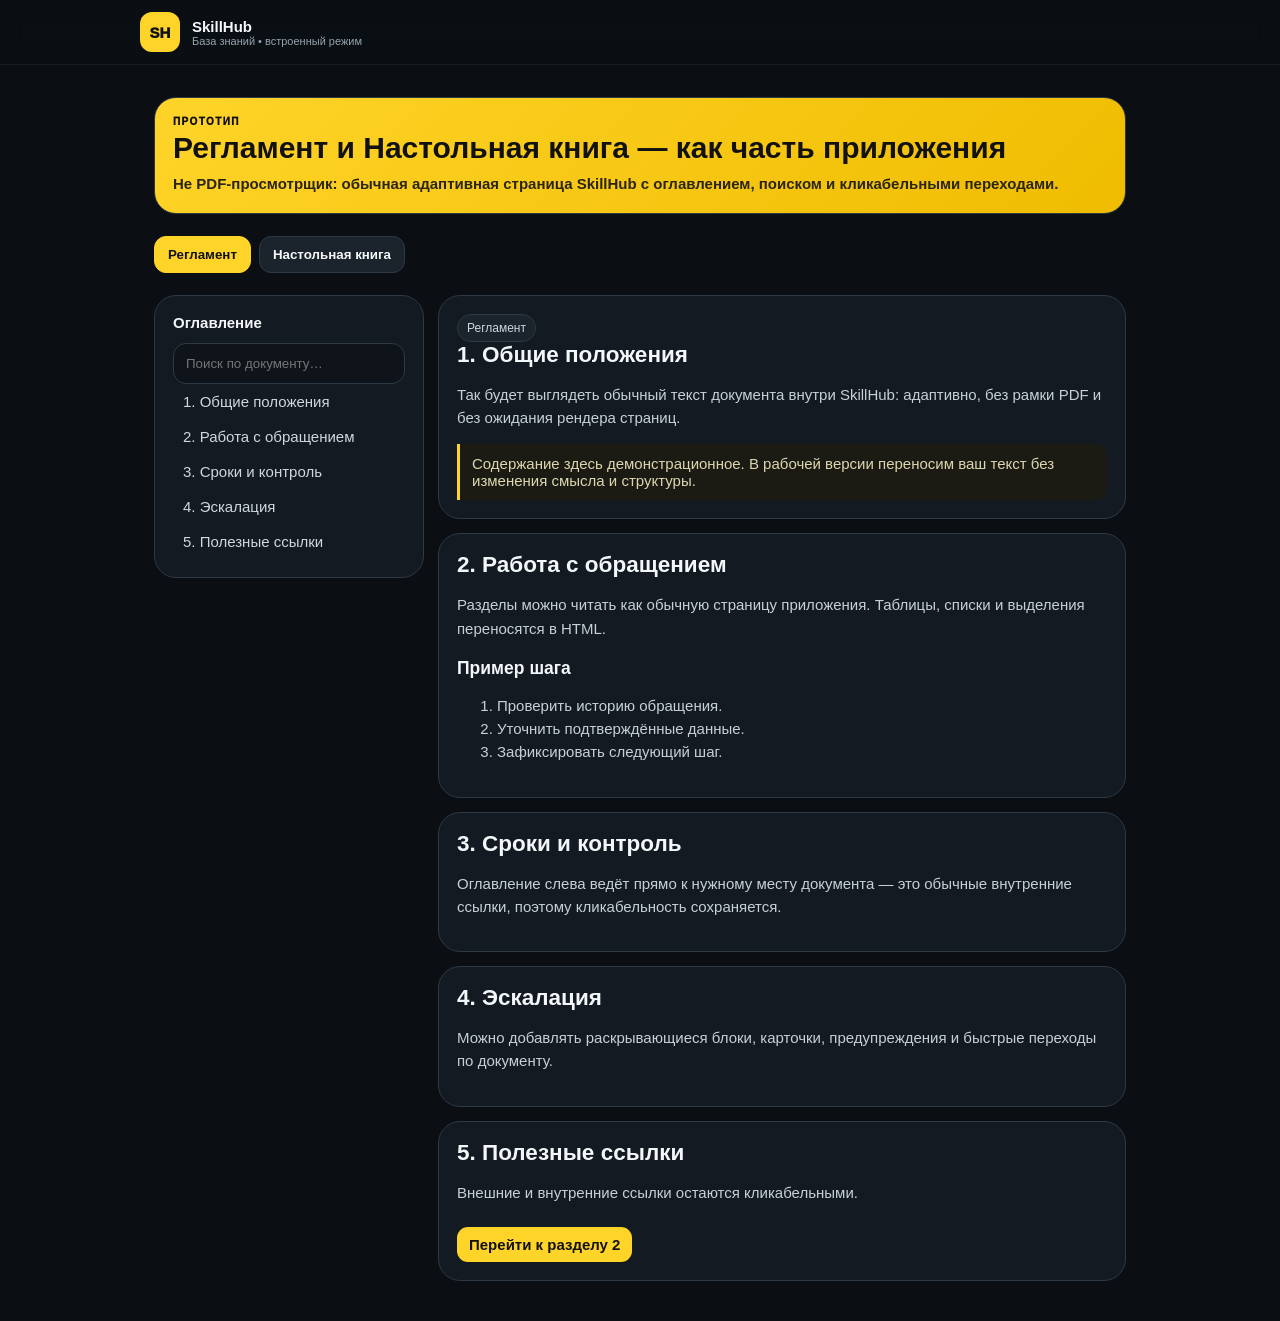
<file: knowledge-native-demo.html>
<!doctype html><html lang="ru"><head><meta charset="utf-8"><meta name="viewport" content="width=device-width,initial-scale=1"><title>SkillHub — встроенная база знаний</title><style>:root{--bg:#0b0f14;--p:#141a21;--p2:#1b232c;--l:#2d3945;--t:#f4f7fa;--m:#98a3af;--y:#ffd429}*{box-sizing:border-box}body{margin:0;background:var(--bg);color:var(--t);font:15px -apple-system,BlinkMacSystemFont,'Segoe UI',sans-serif}.top{position:sticky;top:0;z-index:5;background:#0b0f14ee;backdrop-filter:blur(12px);border-bottom:1px solid #ffffff10;padding:12px 14px}.topin{max-width:1000px;margin:auto;display:flex;gap:12px;align-items:center}.logo{width:40px;height:40px;border-radius:12px;background:var(--y);color:#111;display:grid;place-items:center;font-weight:950}.wrap{max-width:1000px;margin:auto;padding:18px 14px 40px}.hero,.card{background:var(--p);border:1px solid var(--l);border-radius:22px;padding:18px;margin-top:14px}.hero{background:linear-gradient(135deg,#ffd429,#efbc00);color:#111}.hero h1{margin:4px 0 8px;font-size:30px}.hero p{margin:0;color:#2a2514;font-weight:650;line-height:1.45}.tabs{display:flex;gap:8px;margin-top:14px;position:sticky;top:66px;background:var(--bg);padding:8px 0;z-index:4}.tab{border:1px solid var(--l);background:var(--p2);color:var(--t);border-radius:12px;padding:10px 13px;font-weight:850}.tab.on{background:var(--y);color:#111;border-color:var(--y)}.layout{display:grid;grid-template-columns:270px 1fr;gap:14px}.toc{position:sticky;top:124px;align-self:start}.toc a{display:block;color:#cfd7df;text-decoration:none;padding:9px 10px;border-radius:10px}.toc a:hover{background:var(--p2)}.section{scroll-margin-top:130px}.section h2{margin:0 0 8px}.section h3{margin:18px 0 8px}.section p,.section li{color:#c7d0d9;line-height:1.55}.notice{border-left:3px solid var(--y);background:#1b1b13;padding:11px 12px;border-radius:0 12px 12px 0;color:#ddd7b1}.link{display:inline-block;color:#111;background:var(--y);text-decoration:none;font-weight:900;padding:9px 12px;border-radius:11px;margin-top:8px}.chip{display:inline-block;background:var(--p2);border:1px solid var(--l);padding:6px 9px;border-radius:999px;color:#cdd6df;font-size:12px}.search{width:100%;margin-top:12px;background:#0f141a;color:var(--t);border:1px solid var(--l);border-radius:13px;padding:12px}.hidden{display:none}@media(max-width:760px){.layout{grid-template-columns:1fr}.toc{position:static}.tabs{top:65px;overflow:auto}.hero h1{font-size:26px}}</style></head><body><header class="top"><div class="topin"><div class="logo">SH</div><div><b>SkillHub</b><div style="color:#98a3af;font-size:11px">База знаний • встроенный режим</div></div></div></header><main class="wrap"><div class="hero"><div style="font-size:10px;font-weight:950;letter-spacing:.14em">ПРОТОТИП</div><h1>Регламент и Настольная книга — как часть приложения</h1><p>Не PDF-просмотрщик: обычная адаптивная страница SkillHub с оглавлением, поиском и кликабельными переходами.</p></div><div class="tabs"><button class="tab on" onclick="openDoc('reg',this)">Регламент</button><button class="tab" onclick="openDoc('hand',this)">Настольная книга</button></div><div class="layout"><aside class="card toc"><b>Оглавление</b><input class="search" placeholder="Поиск по документу…"><div id="toc-reg"><a href="#r1">1. Общие положения</a><a href="#r2">2. Работа с обращением</a><a href="#r3">3. Сроки и контроль</a><a href="#r4">4. Эскалация</a><a href="#r5">5. Полезные ссылки</a></div><div id="toc-hand" class="hidden"><a href="#h1">1. Быстрый старт</a><a href="#h2">2. Чек-лист сотрудника</a><a href="#h3">3. Работа с клиентом</a><a href="#h4">4. Частые ошибки</a></div></aside><section><div id="reg"><div id="r1" class="card section"><span class="chip">Регламент</span><h2>1. Общие положения</h2><p>Так будет выглядеть обычный текст документа внутри SkillHub: адаптивно, без рамки PDF и без ожидания рендера страниц.</p><div class="notice">Содержание здесь демонстрационное. В рабочей версии переносим ваш текст без изменения смысла и структуры.</div></div><div id="r2" class="card section"><h2>2. Работа с обращением</h2><p>Разделы можно читать как обычную страницу приложения. Таблицы, списки и выделения переносятся в HTML.</p><h3>Пример шага</h3><ol><li>Проверить историю обращения.</li><li>Уточнить подтверждённые данные.</li><li>Зафиксировать следующий шаг.</li></ol></div><div id="r3" class="card section"><h2>3. Сроки и контроль</h2><p>Оглавление слева ведёт прямо к нужному месту документа — это обычные внутренние ссылки, поэтому кликабельность сохраняется.</p></div><div id="r4" class="card section"><h2>4. Эскалация</h2><p>Можно добавлять раскрывающиеся блоки, карточки, предупреждения и быстрые переходы по документу.</p></div><div id="r5" class="card section"><h2>5. Полезные ссылки</h2><p>Внешние и внутренние ссылки остаются кликабельными.</p><a class="link" href="#r2">Перейти к разделу 2</a></div></div><div id="hand" class="hidden"><div id="h1" class="card section"><span class="chip">Настольная книга</span><h2>1. Быстрый старт</h2><p>Та же механика: материал выглядит как часть SkillHub, а не как отдельный файл.</p></div><div id="h2" class="card section"><h2>2. Чек-лист сотрудника</h2><ul><li>Проверить контекст.</li><li>Сформулировать ответ.</li><li>Зафиксировать результат.</li></ul></div><div id="h3" class="card section"><h2>3. Работа с клиентом</h2><p>Можно сохранить кликабельные переходы, ссылки на сервисы и внутренние разделы.</p></div><div id="h4" class="card section"><h2>4. Частые ошибки</h2><div class="notice">При необходимости сюда можно встроить поиск, подсветку найденного текста и якоря из исходного оглавления.</div></div></div></section></div></main><script>function openDoc(id,btn){document.getElementById('reg').classList.toggle('hidden',id!=='reg');document.getElementById('hand').classList.toggle('hidden',id!=='hand');document.getElementById('toc-reg').classList.toggle('hidden',id!=='reg');document.getElementById('toc-hand').classList.toggle('hidden',id!=='hand');document.querySelectorAll('.tab').forEach(x=>x.classList.remove('on'));btn.classList.add('on');window.scrollTo({top:0,behavior:'smooth'})}</script></body></html>
</file>
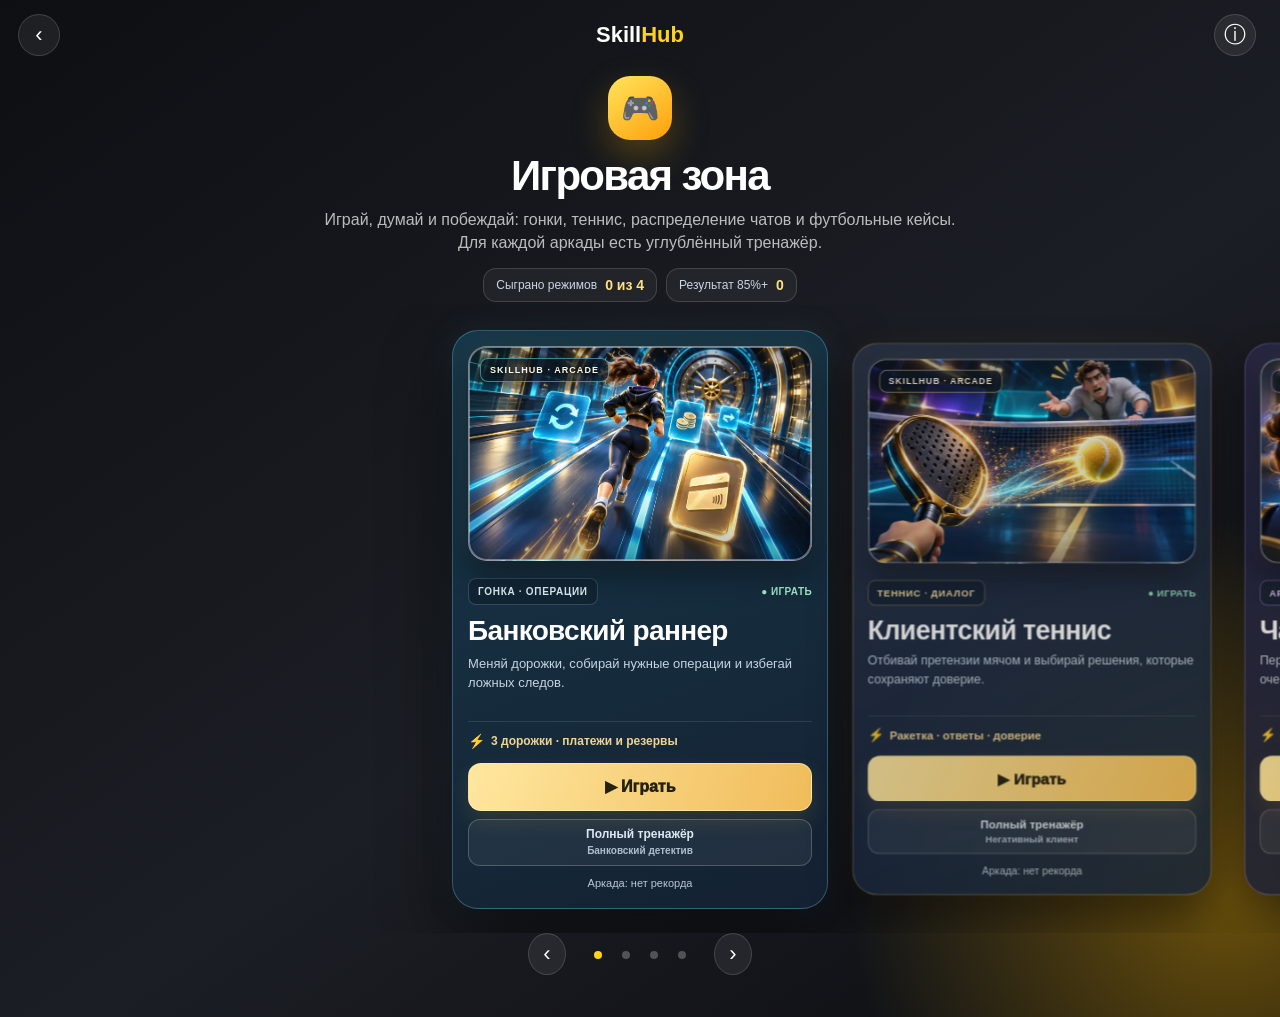
<file: skillhub-games.html>
<!doctype html><html lang="ru"><head><meta charset="utf-8"><meta name="viewport" content="width=device-width,initial-scale=1,viewport-fit=cover"><meta name="theme-color" content="#121419"><title>SkillHub — Игровая зона</title><style>*{box-sizing:border-box}html,body{margin:0;min-height:100%;background:#121419;font:16px -apple-system,BlinkMacSystemFont,"Segoe UI",Arial,sans-serif}button{font:inherit}button:focus-visible{outline:2px solid #ffd21b}#page-games{min-height:100vh}</style><script src="./skillhub-canvas-games.js?v=20261126_canvas_v4"></script></head><body><main id="page-games"></main><script>/* SkillHub native game zone — 2026-11-26 */
(function(){
'use strict';
var KEY='sh_game_best_arcade_v3', timer=null, cloudBest=null, cloudPlays=null, cloudLoading=false;

var games=[
{id:'detective',title:'Банковский детектив',arcadeTitle:'Банковский раннер',genre:'ГОНКА · ОПЕРАЦИИ',meta:'3 дорожки · платежи и резервы',level:'Аркада',text:'Меняй дорожки, собирай нужные операции и избегай ложных следов.'},
{id:'negative',title:'Негативный клиент',arcadeTitle:'Клиентский теннис',genre:'ТЕННИС · ДИАЛОГ',meta:'Ракетка · ответы · доверие',level:'Аркада',text:'Отбивай претензии мячом и выбирай решения, которые сохраняют доверие.'},
{id:'multichat',title:'Чат на максималках',arcadeTitle:'Чат-переполох',genre:'АРКАДА · СОРТИРОВКА',meta:'12 обращений · 3 отдела',level:'Аркада',text:'Перетаскивай обращения в нужные отделы, пока очередь не вышла из-под контроля.'},
{id:'voice',title:'Голосовой поединок',arcadeTitle:'Футбольная дуэль',genre:'ФУТБОЛ · РАССЛЕДОВАНИЕ',meta:'6 кейсов · 2 решения · пенальти',level:'Босс',text:'Разбери банковское дело, выбери действия и забей пенальти Алексею.'}
];
var activeCleanup=null;
function cleanup(){clearInterval(timer);timer=null;if(activeCleanup){var f=activeCleanup;activeCleanup=null;try{f()}catch(e){}}}
function q(s){return document.querySelector(s)}
function esc(s){return String(s==null?'':s).replace(/[&<>"']/g,function(m){return {'&':'&amp;','<':'&lt;','>':'&gt;','"':'&quot;',"'":'&#39;'}[m]})}
function storeKey(){try{var user=window.parent&&typeof window.parent.shArcadeProfileKey==='function'?window.parent.shArcadeProfileKey():'guest';return KEY+':'+String(user||'guest')}catch(_){return KEY+':guest'}}
function best(){var b={};try{b=JSON.parse(localStorage.getItem(storeKey())||'{}')||{}}catch(_){}
 if(cloudBest)Object.keys(cloudBest).forEach(k=>b[k]=Math.max(Number(b[k]||0),Number(cloudBest[k]||0)));
 return b}
function save(id,n){
 var score=Math.max(0,Math.min(100,Math.round(n))),b=best();b[id]=Math.max(Number(b[id]||0),score);
 try{localStorage.setItem(storeKey(),JSON.stringify(b))}catch(_){}
 if(window.parent!==window&&typeof window.parent.shArcadeProgress==='function'){
  window.parent.shArcadeProgress({action:'save',game:id,score}).then(d=>{
   if(d?.result){if(!cloudBest)cloudBest={};cloudBest[id]=Math.max(Number(cloudBest[id]||0),Number(d.result.best_score||0));if(!cloudPlays)cloudPlays={};cloudPlays[id]=Number(d.result.plays||0)}
  }).catch(()=>{});
 }
}
async function loadCloudProgress(){
 if(cloudLoading||window.parent===window||typeof window.parent.shArcadeProgress!=='function')return;
 cloudLoading=true;
 try{
  var d=await window.parent.shArcadeProgress({action:'list'}),scores={},plays={};
  (d.progress||[]).forEach(x=>{if(x&&games.some(g=>g.id===x.game_id)){scores[x.game_id]=Math.min(100,Math.max(0,Number(x.best_score||0)));plays[x.game_id]=Number(x.plays||0)}});
  cloudBest=scores;cloudPlays=plays;
  if(q('#shgCarousel'))renderZone();
 }catch(_){}finally{cloudLoading=false}
}

function gameArt(id){
 // Each arcade card previews the actual action of its game rather than an unrelated generic icon.
 var themes={
  detective:{bg1:'#0a2534',bg2:'#092137',accent:'#58e0ff',second:'#f2c66f',name:'БАНКОВСКИЙ РАННЕР'},
  negative:{bg1:'#162744',bg2:'#092c41',accent:'#62e7ff',second:'#ffd37e',name:'КЛИЕНТСКИЙ ТЕННИС'},
  multichat:{bg1:'#192646',bg2:'#151c35',accent:'#c4a0ff',second:'#77edc6',name:'ЧАТ-ПЕРЕПОЛОХ'},
  voice:{bg1:'#173742',bg2:'#112438',accent:'#f1d078',second:'#69d3ff',name:'ФУТБОЛЬНАЯ ДУЭЛЬ'}
 };
 var t=themes[id]||themes.detective,k=id==='negative'?'ten':id==='detective'?'run':id==='multichat'?'chat':'ball';
 var D='<defs>'+
  '<linearGradient id="shcard-bg-'+k+'" x1="0" y1="0" x2="1" y2="1"><stop stop-color="'+t.bg1+'"/><stop offset="1" stop-color="'+t.bg2+'"/></linearGradient>'+
  '<linearGradient id="shcard-metal-'+k+'" x1="0" y1="0" x2="1" y2="1"><stop stop-color="#ffffff"/><stop offset=".38" stop-color="#cfe1ee"/><stop offset="1" stop-color="#566a82"/></linearGradient>'+
  '<linearGradient id="shcard-gold-'+k+'" x1="0" y1="0" x2="1" y2="1"><stop stop-color="#fff1b5"/><stop offset=".52" stop-color="#ffcc69"/><stop offset="1" stop-color="#bc7931"/></linearGradient>'+
  '<linearGradient id="shcard-road-'+k+'" x1="0" y1="0" x2="0" y2="1"><stop stop-color="#377f99"/><stop offset="1" stop-color="#0c2c52"/></linearGradient>'+
  '<radialGradient id="shcard-light-'+k+'"><stop stop-color="'+t.accent+'" stop-opacity=".32"/><stop offset="1" stop-color="'+t.accent+'" stop-opacity="0"/></radialGradient>'+
  '<filter id="shcard-glow-'+k+'" x="-75%" y="-75%" width="250%" height="250%"><feGaussianBlur stdDeviation="7"/></filter>'+
  '<filter id="shcard-shadow-'+k+'" x="-40%" y="-40%" width="180%" height="190%"><feDropShadow dx="0" dy="6" stdDeviation="7" flood-color="#000" flood-opacity=".55"/></filter>'+
 '</defs>';
 var g='';
 if(id==='detective'){
  g='<g><path d="M142 83L216 83 349 220H11Z" fill="url(#shcard-road-'+k+')" stroke="#71e1ff" stroke-width="2.5"/>'+
   '<path d="M166 83L119 220M192 83L242 220" stroke="#bdedff" stroke-opacity=".55" stroke-width="2" stroke-dasharray="9 7"/>'+
   '<path d="M11 219L142 83M349 219L216 83" stroke="#60cfff" stroke-width="4" opacity=".7"/>'+
   Array.from({length:5},(_,i)=>'<path d="M'+(147-i*25)+' '+(105+i*23)+'h'+(66+i*50)+'" stroke="#a4e9fa" stroke-opacity="'+(.15+i*.055)+'" stroke-width="2"/>').join('')+
   '<g filter="url(#shcard-shadow-'+k+')"><path d="M80 104l65-1 14 46h-91z" fill="#233b56" stroke="#76c8ed" stroke-width="2"/><rect x="76" y="110" width="72" height="24" rx="7" fill="#19324b"/><text x="112" y="126" text-anchor="middle" font-size="11" font-weight="900" fill="#88dfff">РЕЗЕРВ</text><text x="112" y="143" text-anchor="middle" font-size="9" fill="#fff">−1 200 ₽</text></g>'+
   '<g filter="url(#shcard-shadow-'+k+')"><path d="M153 93h66l16 47h-97z" fill="#194e4a" stroke="#6febc1" stroke-width="2.5"/><rect x="147" y="101" width="77" height="24" rx="6" fill="#0d3936"/><text x="186" y="117" text-anchor="middle" font-size="10.5" font-weight="900" fill="#a0ffda">ОПЛАТА</text><text x="186" y="133" text-anchor="middle" font-size="10" fill="#f8fff8">−650 ₽</text></g>'+
   '<g filter="url(#shcard-shadow-'+k+')"><path d="M243 106h57l18 46h-84z" fill="#3b3158" stroke="#d4a1ff" stroke-width="2.5"/><rect x="244" y="112" width="62" height="23" rx="6" fill="#2b2149"/><text x="275" y="127" text-anchor="middle" font-size="9" font-weight="900" fill="#e9c6ff">ВОЗВРАТ</text><text x="275" y="144" text-anchor="middle" font-size="10" fill="#f5efff">+700 ₽</text></g>'+
   '<path d="M177 146l-9 17 9 3-13 15 23-12-10-4 9-19z" fill="#fff1a1" stroke="#ffaa4c" stroke-width="2"/>'+
   '<g filter="url(#shcard-shadow-'+k+')"><rect x="149" y="173" width="73" height="36" rx="10" fill="#153f58" stroke="#70eaff" stroke-width="3"/><path d="M183 176l-11 10 11 10 11-10z" fill="#f9dc93"/><path d="M157 193h57" stroke="#93efff" stroke-width="2"/></g>'+
   '<g><rect x="10" y="182" width="103" height="28" rx="10" fill="#0c2436" stroke="#5cb9d882"/><text x="62" y="199" fill="#b5efff" font-size="11" font-weight="850" text-anchor="middle">3 ДОРОЖКИ</text></g></g>';
 }else if(id==='negative'){
  g='<g><path d="M105 73h150l102 145H3z" fill="#103c5f" stroke="#73dcff" stroke-width="2"/>'+
   '<path d="M180 73V218M105 73L3 218M255 73l102 145M61 156H302" stroke="#70d6fc" stroke-width="2" opacity=".55"/>'+
   '<g filter="url(#shcard-shadow-'+k+')"><rect x="17" y="82" width="96" height="32" rx="10" fill="#4b2939" stroke="#ee8c97"/><text x="65" y="102" font-size="11" text-anchor="middle" font-weight="850" fill="#ffe7e7">ЖАЛОБА</text>'+
   '<rect x="126" y="82" width="109" height="32" rx="10" fill="#244d40" stroke="#81eab4"/><text x="180" y="102" font-size="11" text-anchor="middle" font-weight="850" fill="#c2ffe0">ПРОВЕРКА</text>'+
   '<rect x="250" y="82" width="93" height="32" rx="10" fill="#293d5d" stroke="#8cc5fb"/><text x="296" y="102" font-size="11" text-anchor="middle" font-weight="850" fill="#ddf2ff">ОТВЕТ</text></g>'+
   '<g><rect x="132" y="24" width="97" height="52" rx="17" fill="#2c3041" stroke="#ffcf90" stroke-width="2"/><circle cx="180" cy="45" r="17" fill="#cc987a"/><path d="M165 42q9-20 29-6l2 12-5-10-12 4-10-3z" fill="#302534"/><path d="M172 49l5-2m9 0 5 2" stroke="#352934" stroke-width="2.5"/><path d="M175 57q5-4 11 0" fill="none" stroke="#693b37" stroke-width="2"/><path d="M132 34h-7l-5-9" stroke="#fa887b" stroke-width="3"/></g>'+
   '<circle cx="181" cy="144" r="29" fill="'+t.second+'" opacity=".24" filter="url(#shcard-glow-'+k+')"/><circle cx="181" cy="144" r="13" fill="#ffebbc" stroke="#fbc777" stroke-width="4"/><path d="M168 156l-33 34" stroke="#e9edff" stroke-opacity=".5" stroke-width="4" stroke-dasharray="6 5"/>'+
   '<g filter="url(#shcard-shadow-'+k+')"><rect x="104" y="194" width="155" height="16" rx="8" fill="#234455" stroke="#54e2ff" stroke-width="4"/><path d="M125 199h112" stroke="#fff5ce" stroke-width="4" stroke-linecap="round"/></g>'+
   '<g><rect x="11" y="123" width="89" height="28" rx="10" fill="#14283f" stroke="#e0bb7755"/><text x="55" y="141" font-size="10" font-weight="900" fill="#ffe2a9" text-anchor="middle">КОМБО ×4</text></g></g>';
 }else if(id==='multichat'){
  g='<g><path d="M17 102h326v109H17z" fill="#17243b" stroke="#7d9ed255" stroke-width="2"/>'+
   Array.from({length:11},(_,i)=>'<path d="M'+(20+i*30)+' 105v105" stroke="#8abcf322" stroke-width="2"/>').join('')+
   '<g filter="url(#shcard-shadow-'+k+')">'+
   '<rect x="13" y="75" width="106" height="68" rx="13" fill="#213c54" stroke="#80def9" stroke-width="2"/><rect x="127" y="75" width="106" height="68" rx="13" fill="#3f324d" stroke="#e4aeff" stroke-width="2"/><rect x="241" y="75" width="106" height="68" rx="13" fill="#1c4845" stroke="#7aeac6" stroke-width="2"/>'+
   '<circle cx="35" cy="100" r="13" fill="#78dfff"/><circle cx="149" cy="100" r="13" fill="#d3a4ff"/><circle cx="263" cy="100" r="13" fill="#6aebc6"/>'+
   '<text x="53" y="99" font-size="10" font-weight="950" fill="#f9ffff">ВЫПИСКИ</text><text x="167" y="99" font-size="10" font-weight="950" fill="#f9ffff">СПИСАНИЯ</text><text x="281" y="99" font-size="10" font-weight="950" fill="#f9ffff">ПЛАТЕЖИ</text>'+
   '<path d="M25 119h75M138 119h75M252 119h75" stroke="#e1eafa66" stroke-width="3" stroke-linecap="round"/>'+
   '</g>'+
   '<path d="M180 145v22m0 0-8-9m8 9 8-9" stroke="#ffd886" stroke-width="4" stroke-linecap="round" stroke-linejoin="round" fill="none"/>'+
   '<g filter="url(#shcard-shadow-'+k+')"><rect x="64" y="171" width="234" height="40" rx="12" fill="#ecf2fc" stroke="#b5d9ff" stroke-width="2"/>'+
   '<circle cx="85" cy="191" r="12" fill="#9c74e5"/><text x="85" y="195" font-size="12" text-anchor="middle" font-weight="900" fill="#fff">М</text>'+
   '<text x="107" y="187" font-size="12" font-weight="900" fill="#344561">Максим · обращение</text><text x="107" y="201" font-size="11" fill="#4f6680">Почему списали 290 ₽?</text>'+
   '<circle cx="286" cy="177" r="10" fill="#f39f5b"/><text x="286" y="181" font-size="12" text-anchor="middle" fill="#fff" font-weight="950">!</text></g>'+
   '<g><rect x="15" y="27" width="101" height="31" rx="10" fill="#1e314c" stroke="#bc9cfe77"/><text x="65" y="47" font-size="11" text-anchor="middle" font-weight="900" fill="#e4d2ff">3 ОТДЕЛА</text>'+
   '<rect x="244" y="27" width="101" height="31" rx="10" fill="#382841" stroke="#ffa6aa77"/><text x="294" y="47" font-size="11" text-anchor="middle" font-weight="900" fill="#ffd9de">ОЧЕРЕДЬ 04</text></g></g>';
 }else{
  g='<g><rect x="15" y="73" width="330" height="136" rx="14" fill="#12483f" stroke="#7cd3c5" stroke-width="2"/>'+
   '<path d="M22 195h315M22 114h315M180 73v136" stroke="#b9e8e3" stroke-opacity=".45" stroke-width="2"/>'+
   '<rect x="50" y="85" width="260" height="100" rx="4" fill="#093529" stroke="#f7f4db" stroke-width="5"/>'+
   '<path d="M136 185v-44q0-18 44-18t44 18v44" fill="none" stroke="#edf4db" stroke-opacity=".6" stroke-width="2"/>'+
   Array.from({length:13},(_,i)=>'<path d="M'+(52+i*21)+' 86v96" stroke="#e2f5f0" stroke-opacity=".16"/>').join('')+
   '<g filter="url(#shcard-shadow-'+k+')"><path d="M78 116l31-29M282 116l-31-29M180 133v31" stroke="#c6f4ff" stroke-width="6" stroke-linecap="round"/>'+
   '<circle cx="180" cy="128" r="17" fill="#d5a88f" stroke="#fff4cc" stroke-width="2"/>'+
   '<path d="M151 151q29-20 58 0l9 32h-76z" fill="#244f75" stroke="#65deff" stroke-width="2"/><path d="M157 160l-35 10m79-10 35 10" stroke="#b9e5ff" stroke-width="10" stroke-linecap="round"/></g>'+
   '<circle cx="184" cy="192" r="12" fill="#ffefd2" stroke="#e6bb6c" stroke-width="3"/><path d="M177 190l7-4 7 4-3 8h-8z" fill="#3e4958"/>'+
   '<path d="M184 192Q111 165 99 100" fill="none" stroke="#ffcd6c" stroke-width="4" stroke-dasharray="9 6"/>'+
   '<circle cx="99" cy="100" r="13" fill="#fde19b" opacity=".5" filter="url(#shcard-glow-'+k+')"/>'+
   '<g filter="url(#shcard-shadow-'+k+')"><rect x="24" y="25" width="148" height="36" rx="11" fill="#26394a" stroke="#eeca7775"/><text x="98" y="40" font-size="10" fill="#ffe5a8" font-weight="950" text-anchor="middle">3 ФАКТА · 2 РЕШЕНИЯ</text><text x="98" y="52" font-size="10" fill="#eaf4ff" font-weight="820" text-anchor="middle">1 ПЕНАЛЬТИ</text>'+
   '<rect x="246" y="25" width="99" height="36" rx="11" fill="#3b3233" stroke="#f4ac9565"/><text x="295" y="41" font-size="11" fill="#fff1bf" font-weight="900" text-anchor="middle">АЛЕКСЕЙ</text><text x="295" y="53" font-size="9" fill="#f1c9ae" font-weight="850" text-anchor="middle">БОСС</text></g></g>';
 }
 var overlay='<rect x="0.8" y="0.8" width="358.4" height="222.4" rx="18" fill="none" stroke="'+t.accent+'" stroke-opacity=".45" stroke-width="1.6"/>'+
  '<rect x="13" y="11" width="80" height="20" rx="8" fill="#071827cc" stroke="'+t.accent+'" stroke-opacity=".48"/>'+
  '<text x="53" y="25" text-anchor="middle" font-size="10" font-weight="900" letter-spacing="1" fill="'+t.accent+'">● LIVE GAME</text>'+
  '<rect x="281" y="11" width="65" height="20" rx="8" fill="#101c2b" stroke="#ffd98870"/>'+
  '<text x="313" y="25" text-anchor="middle" font-size="10" font-weight="900" fill="#ffdf9d">★ XP</text>';
 return '<svg xmlns="http://www.w3.org/2000/svg" class="shg-game-art-svg" viewBox="0 0 360 224" role="img" aria-label="'+t.name+' — игровая сцена" preserveAspectRatio="xMidYMid meet">'+D+
  '<rect width="360" height="224" rx="18" fill="url(#shcard-bg-'+k+')"/>'+
  '<circle cx="186" cy="113" r="135" fill="url(#shcard-light-'+k+')"/>'+
  Array.from({length:15},(_,i)=>'<circle cx="'+((i*59+23)%349)+'" cy="'+((i*31+27)%205)+'" r="'+(i%3?1:2)+'" fill="#ffffff" opacity=".24"/>').join('')+
  g+overlay+'</svg>';
}
function addStyle(){
  if(q('#shGameZoneStyle'))return;
  var s=document.createElement('style');s.id='shGameZoneStyle';
  s.textContent=
  'body.sh-game-open .topbar{display:none!important}#page-games{padding:0!important}' +
  '.shg{min-height:100dvh;color:#fff;background:radial-gradient(circle at 96% 88%,rgba(255,184,0,.38),transparent 25%),linear-gradient(145deg,#0d0f13,#1b1e24 56%,#0b0d10);padding:14px 0 42px;overflow:hidden}' +
  '.shg-top{display:grid;grid-template-columns:48px 1fr 48px;align-items:center;padding:0 18px}.shg-top button{width:42px;height:42px;border-radius:50%;border:1px solid #ffffff26;background:#ffffff12;color:#fff;font-size:22px}.shg-brand{text-align:center;font-size:22px;font-weight:900}.shg-brand b{color:#ffd21b}' +
  '.shg-hero{text-align:center;padding:20px 20px 3px}.shg-hero-icon{width:64px;height:64px;margin:auto;border-radius:22px;display:grid;place-items:center;font-size:31px;background:linear-gradient(145deg,#ffe45d,#ff9f0a);box-shadow:0 15px 36px #ffb00045}.shg-hero h1{font-size:42px;margin:12px 0 8px;letter-spacing:-.04em}.shg-hero p{margin:auto;max-width:640px;color:#ffffffb5;line-height:1.45}' +
  '.shg-carousel{display:flex;gap:18px;overflow-x:auto;scroll-snap-type:x mandatory;padding:28px 11vw 17px;scrollbar-width:none;-webkit-overflow-scrolling:touch}.shg-carousel::-webkit-scrollbar{display:none}' +
  '.shg-card{flex:0 0 78vw;max-width:360px;min-height:500px;scroll-snap-align:center;border-radius:39px;padding:22px;display:flex;flex-direction:column;background:linear-gradient(160deg,#3b414c,#1c2027);border:1px solid #ffffff29;box-shadow:0 25px 58px #0007;transform:scale(.94);opacity:.8;transition:.2s}.shg-card.active{transform:scale(1);opacity:1}.shg-card[data-id=negative]{border:2px solid #ffd21b;background:linear-gradient(160deg,#333438,#71531e 66%,#b88110);box-shadow:0 0 42px #ffbd0038}' +
  '.shg-art{height:235px;display:grid;place-items:center;font-size:108px;filter:drop-shadow(0 15px 20px #0007)}.shg-card[data-id=pairs] .shg-art{color:#ffd21b;font-size:130px}.shg-tag{align-self:flex-start;border:1px solid #ffffff2d;background:#0004;border-radius:99px;padding:6px 11px;font-size:13px}.shg-card h2{font-size:29px;margin:16px 0 9px;letter-spacing:-.03em}.shg-card p{color:#ffffffe0;line-height:1.38;margin:0 0 18px}.shg-play{margin-top:auto;height:54px;border:0;border-radius:99px;background:#fff;font-weight:900;font-size:18px;color:#1a1a1a}.shg-card[data-id=negative] .shg-play{background:linear-gradient(#ffe76a,#ffc400)}.shg-play:disabled{opacity:.45}.shg-best{text-align:center;min-height:16px;color:#ffffff88;font-size:12px;margin-top:8px}.shg-dots{text-align:center}.shg-dots i{display:inline-block;width:8px;height:8px;border-radius:50%;background:#ffffff42;margin:0 4px}.shg-dots i.on{background:#ffd21b}' +
  '.shg-view{max-width:720px;margin:auto;padding:18px 20px}.shg-head{display:flex;gap:12px;align-items:center;margin-bottom:18px}.shg-head button{width:42px;height:42px;border-radius:50%;border:1px solid #ffffff25;background:#ffffff12;color:#fff;font-size:22px}.shg-head small{color:#ffffff88}.shg-head h2{margin:1px 0}.shg-panel{background:#ffffff10;border:1px solid #ffffff20;border-radius:28px;padding:20px;box-shadow:0 22px 50px #0004}.shg-msg{font-size:18px;line-height:1.45;background:#ffffff13;border-radius:20px 20px 20px 7px;padding:16px;margin:14px 0}.shg-options{display:grid;gap:10px}.shg-option{padding:15px;border-radius:17px;border:1px solid #ffffff22;background:#101217aa;color:#fff;text-align:left;line-height:1.35}.shg-bar{height:8px;background:#ffffff18;border-radius:99px;overflow:hidden}.shg-bar i{display:block;height:100%;background:linear-gradient(90deg,#ffad00,#ffe45b)}.shg-meta{display:flex;justify-content:space-between;color:#ffffffa0;font-size:13px;margin-bottom:7px}.shg-term,.shg-time{text-align:center;font-size:36px;font-weight:900;margin:10px 0 20px}.shg-time{color:#ffd21b}.shg-result{text-align:center;padding:25px 5px}.shg-score{font-size:62px;font-weight:950;color:#ffd21b}.shg-actions{display:flex;gap:9px;justify-content:center;margin-top:18px;flex-wrap:wrap}.shg-actions button{border:0;border-radius:99px;padding:13px 18px;font-weight:900}.shg-primary{background:#ffd21b}.shg-secondary{background:#ffffff18;color:#fff;border:1px solid #ffffff22!important}' +
  '@media(min-width:850px){.shg-carousel{padding-left:calc(50% - 180px);padding-right:calc(50% - 180px)}}';
  s.textContent+=' .shg-art svg{overflow:visible;width:100%;height:100%;max-width:240px;max-height:240px}.shg-carousel{position:relative;scroll-padding-inline:11vw}.shg-card{min-height:455px}.shg-card[data-id=pairs]{background:linear-gradient(160deg,#353047,#211b37)}.shg-card[data-id=quick]{background:linear-gradient(160deg,#294653,#152831)}.shg-card[data-id=voice]{background:linear-gradient(160deg,#353b52,#24283b)}.shg-card:not([data-id=negative]).active{border-color:#ffffff85}.shg-dots button{width:28px;height:30px;background:none;border:0;cursor:pointer;padding:0}.shg-dots i{margin:0}.shg-nav{display:flex;align-items:center;justify-content:center;gap:18px}.shg-nav>button{color:#fff;background:#ffffff12;border:1px solid #ffffff25;border-radius:50%;width:38px;height:38px;font-size:22px;cursor:pointer}.shg button{cursor:pointer}.shg button:disabled{cursor:default}.shg-top button:focus-visible,.shg-play:focus-visible,.shg-option:focus-visible{outline:2px solid #ffd21b;outline-offset:3px}@media(max-width:500px){.shg-hero h1{font-size:34px}.shg-hero{padding-top:12px}.shg-hero-icon{width:52px;height:52px;font-size:27px}.shg-carousel{padding-top:18px}.shg-card{min-height:410px;padding:20px;border-radius:30px}.shg-art{height:177px}.shg-card h2{font-size:26px}.shg-hero p{font-size:14px}}';
s.textContent+=".shg-embedded .shg-top{display:none}.shg-embedded .shg{min-height:100vh}.shg-card[data-id=detective]{background:linear-gradient(155deg,#2d4055,#182335);border-color:#78c5ed66}.shg-card[data-id=multichat]{background:linear-gradient(155deg,#3c3657,#251c3e);border-color:#bb9dff66}.shg-tag{font-weight:750}.shg-note{color:#ffffffa5;font-size:13px;line-height:1.5}.shg-evidence{display:grid;gap:9px;margin:18px 0}.shg-evidence button{display:block;width:100%;text-align:left;color:white;background:#11141d;border:1px solid #ffffff25;border-radius:14px;padding:13px}.shg-evidence button.seen{border-color:#67d8b8;background:#17332f}.shg-evidence p{margin:8px 0 0;font-size:14px;line-height:1.55;color:#e8edf4}.shg-feedback{background:#ffffff0e;border:1px solid #ffffff20;padding:15px;border-radius:15px;margin:16px 0;color:#e9edf5;line-height:1.5}.shg-feedback.good{border-color:#5dd7a8}.shg-feedback.bad{border-color:#e08e77}.shg-continue{width:100%;border:0;border-radius:16px;padding:15px;font-weight:850;background:#ffd21b;color:#171717}.shg-continue:disabled{opacity:.45}.shg-tabs{display:grid;grid-template-columns:repeat(3,1fr);gap:7px;margin-bottom:16px}.shg-tabs button{border:1px solid #ffffff28;background:#ffffff0e;color:#fff;border-radius:13px;padding:10px 5px;min-width:0}.shg-tabs button.active{border-color:#ffd21b;background:#ffd21b25}.shg-tabs small{display:block;font-size:11px;margin-top:5px;color:#eee}.shg-metrics{display:flex;justify-content:space-between;gap:8px;font-size:13px;color:#ffffffc0;margin-bottom:12px}.shg-log{display:flex;flex-direction:column;gap:8px;margin:12px 0}.shg-log p{margin:0;padding:10px 12px;background:#ffffff13;border-radius:12px;line-height:1.45;font-size:14px}.shg-log .mine{background:#ffd21b22;align-self:flex-end}.shg-voice-actions{display:grid;gap:9px;margin:14px 0}.shg-voice-actions button{border:1px solid #ffffff29;background:#252b37;color:#fff;border-radius:15px;padding:14px}.shg-voice-actions button.record{background:#ffd21b;color:#161616;font-weight:800}.shg-voice-actions button:disabled{opacity:.45}.shg-voice-check{display:grid;gap:10px;margin:15px 0}.shg-voice-check label{display:flex;align-items:flex-start;gap:10px;padding:10px;background:#ffffff0b;border-radius:10px;line-height:1.4}.shg-voice-check input{width:19px;height:19px;flex:none;accent-color:#ffd21b}.shg textarea{width:100%;background:#141820;color:white;border:1px solid #ffffff30;border-radius:13px;padding:12px;font:inherit;min-height:95px;resize:vertical}.shg audio{width:100%}.shg-status{min-height:24px;color:#ffd67b;font-size:13px;line-height:1.45}.shg-head button{flex:0 0 42px}.shg-panel h3{margin:4px 0 12px}.shg-view{padding-bottom:36px}.shg-option:disabled{cursor:default;opacity:.6}";
s.textContent+="\n/* Detective case-file design, scoped to this game */\n.shg-detective{padding:0!important;background:transparent!important;border:0!important;box-shadow:none!important}\n.shd-dossier{padding:19px;border-radius:24px;border:1px solid #b68a414d;background:radial-gradient(ellipse at top right,#70501e38,transparent 60%),linear-gradient(135deg,#292822,#1b2029);box-shadow:0 14px 32px #0003;margin-bottom:20px}\n.shd-case-label{font-size:10px;color:#d9b772;letter-spacing:2px;font-weight:800;text-transform:uppercase;display:flex;align-items:center;gap:8px}\n.shd-dossier h3{font-size:25px;line-height:1.15;margin:9px 0 17px!important;color:#fff;letter-spacing:-.7px}\n.shd-client{border-radius:15px;background:#11151e99;border:1px solid #ffffff13;padding:13px;display:flex;gap:10px;align-items:flex-start}\n.shd-avatar{flex:0 0 35px;width:35px;height:35px;display:grid;place-items:center;border-radius:50%;background:#40454f;color:#e2e7f2}\n.shd-client small{display:block;color:#a7afbd;font-size:11px;margin-bottom:6px}.shd-client p{margin:0;font-size:15px;line-height:1.5;color:#f0f2f8}\n.shd-section{display:flex;align-items:baseline;justify-content:space-between;gap:12px;margin:22px 1px 10px}\n.shd-section strong{font-size:18px;color:#fff}.shd-section span{font-size:12px;color:#aab1be;white-space:nowrap}\n.shd-progress{height:5px;border-radius:9px;background:#ffffff14;overflow:hidden;margin:0 1px 14px}.shd-progress i{display:block;height:100%;width:0;background:linear-gradient(90deg,#e1a62b,#ffe189);transition:width .25s}\n.shd-files{display:grid;gap:11px;margin-bottom:17px}\n.shd-file{min-width:0;border:1px solid #ffffff19;background:linear-gradient(150deg,#242a34,#1c212a);border-radius:19px;overflow:hidden;box-shadow:0 6px 18px #0002}\n.shd-file.seen{border-color:#75b9a447}\n.shd-file-head{width:100%;display:flex;gap:12px;align-items:center;padding:13px;background:transparent;border:0;color:#fff;text-align:left;cursor:pointer;min-height:76px}\n.shd-file-icon{height:43px;width:43px;flex:0 0 43px;border-radius:12px;background:#37536a;color:#bfe7ff;display:grid;place-items:center;border:1px solid #ffffff15}\n.shd-file[data-tone=gold] .shd-file-icon{background:#5a4729;color:#ffe0a2}.shd-file[data-tone=purple] .shd-file-icon{background:#473b65;color:#dfd0ff}.shd-file[data-tone=green] .shd-file-icon{background:#284d43;color:#a5e1c6}\n.shd-file-copy{flex:1;min-width:0}.shd-file-copy strong{display:block;font-size:15px;line-height:1.3}.shd-file-copy small{display:block;color:#aeb7c4;font-size:11px;margin-top:4px;line-height:1.3}\n.shd-file-status{font-size:16px;color:#aab3c0;display:flex;align-items:center;gap:9px}.shd-seen{font-size:11px;color:#8de1bb}.shd-chevron{display:block;font-size:22px;transform:rotate(0deg);transition:transform .18s}.shd-file-head[aria-expanded=true] .shd-chevron{transform:rotate(90deg)}\n.shd-file-body{padding:0 10px 12px}.shd-file-body[hidden]{display:none}\n.shd-paper{color:#202a39;background:#f6f8fb;border-radius:13px;overflow:hidden;border:1px solid #d7e0eb;font-size:13px;line-height:1.4}\n.shd-paper-head{padding:14px 12px 12px;border-bottom:1px solid #dce3eb;background:#fff}\n.shd-paper-brand{display:flex;align-items:center;gap:7px;color:#57677b;font-size:10px;letter-spacing:.7px;font-weight:800}.shd-paper-brand i{width:17px;height:17px;border-radius:5px;background:#e9b63b;display:grid;place-items:center;color:#312311;font-style:normal;letter-spacing:0;font-size:10px}\n.shd-paper-title{font-size:17px;font-weight:850;color:#1f2937;margin:10px 0 4px;letter-spacing:-.3px}.shd-paper-sub{color:#65748a;font-size:11px}\n.shd-paper-summary{padding:12px;display:grid;grid-template-columns:1fr 1fr;gap:8px;border-bottom:1px solid #e1e7ef}\n.shd-paper-summary>div{min-width:0}.shd-paper-summary small{display:block;color:#627185;font-size:10px}.shd-paper-summary b{display:block;font-size:17px;letter-spacing:-.3px;margin-top:4px;white-space:nowrap;color:#1c2b40}\n.shd-paper-row{display:grid;grid-template-columns:minmax(0,1fr) auto;gap:8px;align-items:center;padding:11px 12px;border-bottom:1px solid #e1e7ef}.shd-paper-row:last-child{border-bottom:0}.shd-paper-row strong{font-size:12px;display:block;overflow-wrap:anywhere}.shd-paper-row small{font-size:10px;color:#637085;display:block;margin-top:3px}.shd-paper-amount{text-align:right;white-space:nowrap;font-size:14px;font-weight:800;color:#26374b}.shd-paper-amount.minus{color:#b72e42}.shd-paper-amount.plus{color:#127a51}\n.shd-pill{display:inline-block;border-radius:5px;padding:3px 6px;font-size:10px;font-weight:800;margin-top:4px;background:#e9eef5;color:#516175;white-space:nowrap}.shd-pill.ok{background:#e0f3e7;color:#177047}.shd-pill.bad{background:#fce2e4;color:#aa2939}.shd-pill.warn{background:#faeed1;color:#875b16}\n.shd-paper-foot{padding:9px 12px;color:#68778b;background:#edf1f7;font-size:10px}\n.shd-product{background:#171d27;border:1px solid #ffffff15;border-radius:13px;padding:13px;overflow:hidden}.shd-product-title{display:flex;align-items:center;gap:10px;margin-bottom:13px}.shd-product-title>div{min-width:0}.shd-product-title strong{display:block;font-size:16px;color:#fff}.shd-product-title small{display:block;color:#aab5c5;font-size:11px;margin-top:3px}.shd-product-logo{width:39px;height:39px;border-radius:10px;background:#473921;color:#ffda83;display:grid;place-items:center;flex:none}\n.shd-details{display:grid;grid-template-columns:1fr 1fr;gap:8px}.shd-details>div{background:#ffffff08;border:1px solid #ffffff0c;border-radius:10px;padding:10px;min-width:0}.shd-details small{display:block;font-size:10px;color:#aab5c5;margin-bottom:5px}.shd-details b{display:block;font-size:13px;color:#f3f6fb;overflow-wrap:anywhere}\n.shd-terms{padding:10px 0 0;font-size:12px;color:#c9d0dc;line-height:1.5}\n.shd-timeline{padding:16px 12px 8px;background:#171d27;border-radius:13px;border:1px solid #ffffff0f}\n.shd-timeitem{position:relative;padding-left:24px;padding-bottom:20px;color:#e7edf5;min-height:48px}.shd-timeitem:not(:last-child):before{content:\"\";position:absolute;left:5px;top:13px;bottom:0;width:1px;background:#556071}.shd-timeitem:after{content:\"\";position:absolute;left:0;top:4px;width:11px;height:11px;border-radius:50%;background:#91c6ff;box-shadow:0 0 0 3px #91c6ff20}.shd-timeitem.ok:after{background:#70d6a5;box-shadow:0 0 0 3px #70d6a520}.shd-timeitem.bad:after{background:#ff8791;box-shadow:0 0 0 3px #ff879120}.shd-timeitem strong{font-size:13px;display:block}.shd-timeitem small{display:block;font-size:11px;color:#acb7c7;margin:4px 0;line-height:1.4}.shd-timeitem:last-child{padding-bottom:8px}\n.shd-message{padding:12px;background:#171d27;border-radius:13px;border:1px solid #ffffff15}.shd-message-top{display:flex;gap:9px;align-items:center;margin-bottom:12px}.shd-message-top .shd-file-icon{height:33px;width:33px;flex-basis:33px;border-radius:9px}.shd-message-top b{font-size:13px;display:block}.shd-message-top small{font-size:10px;color:#aab5c5;display:block;margin-top:3px}.shd-message-text{background:#292f3d;border-radius:12px 12px 12px 3px;padding:12px;font-size:13px;line-height:1.5;color:#edf1f8}\n.shd-note{font-size:11px;line-height:1.5;color:#a7afbd;margin:8px 1px 14px}.shd-solve{background:linear-gradient(135deg,#ffe48d,#f7c235)!important;box-shadow:0 6px 22px #ffc12318;min-height:51px}.shd-solve:disabled{box-shadow:none}\n.shd-verdict{margin-top:18px}.shd-verdict .shg-option{display:flex;align-items:center;gap:10px;padding:14px;background:#1d2430;border-radius:13px}.shd-version-num{height:28px;width:28px;flex:0 0 28px;display:grid;place-items:center;background:#394354;border-radius:8px;font-weight:800;color:#d9e3f1;font-size:12px}.shd-verdict .shg-option.chosen-ok{border-color:#70d6a5;opacity:1}.shd-verdict .shg-option.chosen-bad{border-color:#f38a8a;opacity:1}\n@media(max-width:360px){.shd-file-head{padding:11px;gap:8px}.shd-file-copy strong{font-size:14px}.shd-file-icon{width:36px;height:36px;flex-basis:36px}.shd-paper-summary b{font-size:15px}.shd-paper-row{padding:10px 8px}.shd-paper-amount{font-size:12px}.shd-dossier{padding:15px}}\n";
s.textContent+="\n/* Arcade workspaces: isolated per-game styling */\n.shg-workspace{padding:0!important;border:0!important;background:none!important;box-shadow:none!important}\n.sha-worktop{background:linear-gradient(150deg,#292e3a,#1b202a);border:1px solid #ffffff15;border-radius:21px;padding:15px;margin-bottom:12px}\n.sha-kicker{color:#a6b0c2;text-transform:uppercase;font-size:10px;font-weight:800;letter-spacing:1.6px}\n.sha-topline{display:flex;align-items:center;justify-content:space-between;gap:12px}\n.sha-topline h3{font-size:19px;margin:7px 0 0!important}\n.sha-live{display:flex;align-items:center;gap:6px;font-size:11px;color:#a7e5c6;white-space:nowrap}\n.sha-live:before{content:\"\";width:7px;height:7px;border-radius:50%;background:#73dcaa;box-shadow:0 0 10px #73dcaa80}\n.sha-stats{display:grid;grid-template-columns:repeat(3,minmax(0,1fr));gap:8px;margin:15px 0 11px}\n.sha-stat{padding:10px;background:#11151d88;border:1px solid #ffffff10;border-radius:12px;min-width:0}\n.sha-stat span{display:block;font-size:10px;color:#aeb7c7}.sha-stat b{font-size:22px;display:block;margin-top:4px;letter-spacing:-.6px;font-variant-numeric:tabular-nums}\n.sha-timer{background:#ffffff12;height:5px;border-radius:9px;overflow:hidden}.sha-timer i{display:block;height:100%;background:#ffd45e;transition:width .25s linear}\n.sha-section{display:flex;justify-content:space-between;align-items:center;margin:17px 1px 9px;gap:10px}.sha-section b{font-size:14px}.sha-section small{font-size:11px;color:#a9b5c6}\n.sha-queue{display:grid;grid-template-columns:repeat(3,minmax(0,1fr));gap:7px;margin-bottom:12px}\n.sha-ticket{position:relative;min-width:0;background:#222936;color:#fff;border:1px solid #ffffff17;border-radius:15px;padding:12px 7px 10px;text-align:left;cursor:pointer}\n.sha-ticket.active{background:#2c3543;border-color:#ffd45e;box-shadow:0 0 0 1px #ffd45e25}.sha-ticket.urgent:not(.active){border-color:#f08a8277}.sha-ticket.done{opacity:.72}\n.sha-ticket strong{display:block;font-size:13px;margin:7px 0 4px;overflow:hidden;text-overflow:ellipsis}.sha-ticket small{display:block;font-size:10px;line-height:1.35;color:#a9b4c5;overflow-wrap:anywhere}\n.sha-avatar{display:inline-grid;place-items:center;width:39px;height:39px;border-radius:13px;flex:0 0 39px;color:#fff;font-weight:850;font-size:16px;background:linear-gradient(145deg,#685fae,#423b72);border:1px solid #ffffff25;box-shadow:inset 0 1px 1px #ffffff22}\n.sha-avatar.a1{background:linear-gradient(145deg,#47778b,#294756)}.sha-avatar.a2{background:linear-gradient(145deg,#9c6b58,#5d3d3a)}\n.sha-notify{position:absolute;right:7px;top:8px;min-width:17px;height:17px;padding:0 4px;border-radius:20px;background:#ffd45e;color:#242018;font-size:10px;font-weight:850;display:grid;place-items:center}\n.sha-notify[hidden]{display:none}.sha-wait{font-variant-numeric:tabular-nums}.sha-ticket.urgent .sha-wait{color:#ffab9f}.sha-ticket.done .sha-wait{color:#91d9ba}\n.sha-chat{border-radius:19px;overflow:hidden;border:1px solid #ffffff19;background:#171c25}\n.sha-chathead{padding:13px;display:flex;align-items:center;gap:10px;background:#262d39;border-bottom:1px solid #ffffff0e}.sha-chathead b{display:block;font-size:15px}.sha-chathead small{display:block;font-size:11px;color:#aeb8c8;margin-top:4px}.sha-chathead .sha-spacer{flex:1}\n.sha-status-chip{font-size:10px;padding:5px 7px;background:#ffffff0d;border-radius:8px;color:#d3d9e5;white-space:nowrap}.sha-status-chip.good{color:#8be0bc;background:#57b88920}\n.sha-thread{padding:14px 12px;display:flex;flex-direction:column;gap:11px;min-height:118px;max-height:290px;overflow:auto;background:radial-gradient(circle at 100% 0,#30364a30,transparent 60%)}\n.sha-msg{max-width:91%;align-self:flex-start}.sha-msg.mine{align-self:flex-end}.sha-bubble{padding:11px 13px;border-radius:4px 14px 14px 14px;background:#2b3442;line-height:1.48;font-size:14px;color:#eef3fa;overflow-wrap:anywhere}.sha-msg.mine .sha-bubble{border-radius:14px 4px 14px 14px;background:#665627;color:#fff7d7}\n.sha-msg small{display:block;color:#9ca9bc;font-size:10px;margin:4px 2px 0}.sha-msg.mine small{text-align:right}\n.sha-system{text-align:center;font-size:11px;color:#abb7c8;padding:2px 5px}.sha-system.good{color:#94e0ba}.sha-system.bad{color:#f5a89f}\n.sha-typing{display:flex;gap:5px;align-items:center;min-height:16px}.sha-typing i{width:6px;height:6px;border-radius:50%;background:#a9b8cc;animation:sha-pulse 1s infinite alternate}.sha-typing i:nth-child(2){animation-delay:.2s}.sha-typing i:nth-child(3){animation-delay:.4s}\n@keyframes sha-pulse{from{opacity:.35;transform:translateY(0)}to{opacity:1;transform:translateY(-3px)}}\n.sha-composer{padding:13px;border-top:1px solid #ffffff10;background:#1e2530}.sha-composer .shg-option{padding:12px 13px;border-radius:12px;background:#2b3340;border:1px solid #ffffff19;font-size:13px}.sha-composer .shg-option:focus-visible{outline-offset:1px}.sha-composer .shg-option:not(:disabled):hover{border-color:#ffd45e88}\n.sha-rule{color:#a6b1c2;font-size:11px;line-height:1.5;margin:13px 3px}\n.sha-intro{padding:21px 16px;border-radius:23px;border:1px solid #ffffff16;background:linear-gradient(160deg,#333347,#1d2230);text-align:center}.sha-intro .shg-art{height:160px;margin-bottom:12px}.sha-intro h3{font-size:23px!important;margin-bottom:9px!important}.sha-intro p{font-size:14px;line-height:1.5;color:#c9d1df}\n.sha-intro .sha-stats{text-align:left}.sha-intro .shg-continue{margin-top:6px}\n.sha-boss{background:radial-gradient(ellipse at top right,#a5692929,transparent 65%),linear-gradient(145deg,#302c28,#20242d);border-color:#bd925340}\n.sha-bosshead{display:flex;gap:13px;align-items:center;margin:12px 0 15px}.sha-bossface{width:61px;height:61px;flex:0 0 61px;border-radius:19px;display:grid;place-items:center;background:linear-gradient(145deg,#654927,#382d22);color:#f6d194;border:1px solid #e6ae6550}\n.sha-bosshead h3{font-size:19px;margin:0 0 4px!important}.sha-bosshead small{font-size:12px;color:#d7bc94}.sha-boss .sha-live{color:#efb6a0}.sha-boss .sha-live:before{background:#f1a185;box-shadow:none}.sha-meter-label{display:flex;justify-content:space-between;align-items:center;font-size:12px;color:#cbd2de;margin-bottom:7px}.sha-meter-label b{font-size:18px;color:#fff;font-variant-numeric:tabular-nums}\n.sha-trust{height:9px;background:#ffffff14;border-radius:10px;overflow:hidden}.sha-trust i{display:block;height:100%;background:linear-gradient(90deg,#e38c72,#f6ba65);transition:width .3s}.sha-trust i.mid{background:linear-gradient(90deg,#e1af47,#ffe18b)}.sha-trust i.high{background:linear-gradient(90deg,#57b58c,#a1e9b4)}\n.sha-call{padding:22px 16px;background:radial-gradient(circle at 50% 15%,#7865b23a,transparent 65%),linear-gradient(160deg,#302b43,#1d2330);border:1px solid #b1a4f02c;border-radius:25px;text-align:center;margin-bottom:13px}.sha-call .sha-kicker{color:#c2b8e5}\n.sha-call-art{display:grid;place-items:center;height:138px;margin:9px auto 0;max-width:150px}.sha-call-art svg{width:100%;height:100%}.sha-call h3{margin:5px 0 5px!important;font-size:23px}.sha-call p{font-size:12px;color:#bcb6d3;margin:0 0 15px}.sha-wave{height:37px;display:flex;gap:4px;align-items:center;justify-content:center;margin:8px auto 13px;color:#b9a6ff}.sha-wave i{height:var(--h);width:4px;border-radius:6px;background:currentColor;opacity:.8}.sha-call.playing .sha-wave i,.sha-call.recording .sha-wave i{animation:sha-wave .55s ease-in-out infinite alternate;animation-delay:var(--delay)}.sha-call.recording .sha-wave{color:#ff8c96}@keyframes sha-wave{from{transform:scaleY(.45)}to{transform:scaleY(1.2)}}\n.sha-call-controls{display:grid;grid-template-columns:1fr 1fr;gap:9px}.sha-call-controls button{padding:12px 8px;background:#ffffff12;border:1px solid #ffffff1b;color:#fff;border-radius:13px;font-size:12px;display:flex;align-items:center;justify-content:center;gap:7px}.sha-call-controls button:disabled{opacity:.45}\n.sha-voicebox{border:1px solid #ffffff17;background:#202632;border-radius:19px;padding:15px;margin:13px 0}.sha-voicebox h3{font-size:17px;margin:0 0 9px!important}.sha-voicebox .shg-status{font-size:12px;line-height:1.5;color:#bdc8da;min-height:0;margin:11px 0}.sha-voicebox .shg-status.live{color:#ff9e9f}.sha-recrow{display:flex;gap:12px;align-items:center;justify-content:center;margin:18px 0 10px}.sha-rec{width:72px;height:72px;border-radius:50%;display:grid;place-items:center;border:4px solid #ffd86b33;background:#ffd45e;color:#22222a;box-shadow:0 0 25px #ffd45e22}.sha-rec:disabled{opacity:.4}.sha-recstop{width:44px;height:44px;border-radius:15px;display:grid;place-items:center;background:#ffffff0e;color:#fff;border:1px solid #ffffff20}.sha-recstop:disabled{opacity:.35}.sha-rec-caption{text-align:center;font-size:12px;color:#e5d8a8}.sha-voicebox details{font-size:13px;color:#b7c3d5;margin:15px 0 0}.sha-voicebox details textarea{margin-top:10px}.sha-voicebox audio[hidden]{display:none}\n@media(max-width:360px){.sha-ticket{padding:10px 6px}.sha-ticket strong{font-size:12px}.sha-stat{padding:8px}.sha-stat b{font-size:19px}.sha-chathead{padding:10px}.sha-call-controls button{font-size:11px}}\n@media(prefers-reduced-motion:reduce){.sha-typing i,.sha-call.playing .sha-wave i,.sha-call.recording .sha-wave i{animation:none}}\n";
s.textContent+="\n/* Keep illustrations inside their own layout box, including on desktop. */\n.sha-intro .shg-art{display:flex;align-items:center;justify-content:center;height:190px;min-height:190px;margin:0 auto 14px;overflow:hidden;filter:none}\n.sha-intro .shg-art svg{display:block;flex:none;width:168px!important;height:168px!important;max-width:100%;max-height:168px;overflow:hidden}\n.shg-card .shg-art{min-height:0;overflow:hidden;filter:none}\n.shg-card .shg-art svg{display:block;max-width:100%;max-height:100%;width:auto;height:100%;overflow:hidden}\n.sha-call-art{overflow:hidden;flex:none}.sha-call-art svg{display:block;max-height:138px;overflow:hidden}\n.sha-composer #shaInput{min-height:100px;max-height:180px;display:block;font-size:16px;line-height:1.45}\n.sha-send{margin-top:10px}.sha-review{padding:10px 0;border-top:1px solid #ffffff12;font-size:13px}.sha-review p{margin:5px 0;color:#c6d0e0;line-height:1.5}.sha-review b{color:#ead8a1}\n@media(max-width:500px){.sha-intro .shg-art{height:168px;min-height:168px}.sha-intro .shg-art svg{width:148px!important;height:148px!important;max-height:148px}}\n";
s.textContent+="\n.sha-wide-view{max-width:1160px}\n.sha-dual{display:grid;grid-template-columns:minmax(0,1fr);gap:13px;align-items:start}\n.sha-pane-switch{display:flex;gap:5px;background:#171d27;border:1px solid #ffffff14;padding:4px;border-radius:13px;margin:0 0 12px}\n.sha-pane-switch button{flex:1;background:transparent;border:0;color:#acb8ca;padding:10px;font-size:14px;font-weight:750;border-radius:9px}\n.sha-pane-switch button[aria-pressed=true]{background:#344052;color:#fff}\n.sha-dual.show-chat .sha-crm{display:none}.sha-dual.show-crm>.sha-chat{display:none}\n.sha-crm{min-width:0;background:#1b222e;border:1px solid #ffffff1c;border-radius:19px;overflow:hidden;color:#f2f5fa}\n.sha-crm-head{display:flex;align-items:center;gap:9px;padding:13px;background:#273140;border-bottom:1px solid #ffffff13}\n.sha-crm-head b,.sha-crm-client b{display:block;font-size:15px}.sha-crm-head small,.sha-crm-client small{display:block;font-size:11px;color:#aab7c8;margin-top:3px}\n.sha-crm-mark{width:35px;height:35px;display:grid;place-items:center;background:#ffd45e;color:#252018;font-size:22px;font-weight:900;border-radius:10px}\n.sha-crm-safe{margin-left:auto;font-size:10px;color:#b6c6d9;background:#ffffff12;border-radius:7px;padding:5px 7px;white-space:nowrap}\n.sha-crm-client{display:flex;align-items:center;gap:11px;padding:13px}\n.sha-crm-tabs{display:grid;grid-template-columns:repeat(4,minmax(0,1fr));gap:4px;padding:0 9px 10px}\n.sha-crm-tabs button{min-width:0;padding:9px 2px;background:#ffffff08;border:1px solid #ffffff14;color:#b6c4d5;border-radius:8px;font-size:11px;white-space:nowrap}\n.sha-crm-tabs button.active{color:#ffe090;border-color:#ffd45e66;background:#ffd45e18}\n.sha-crm-body{padding:0 11px 10px}.sha-crm-account{border-radius:15px;padding:15px;background:linear-gradient(145deg,#38495e,#263343);border:1px solid #ffffff20}\n.sha-crm-account b{display:block;font-size:28px;margin:8px 0;letter-spacing:-.5px}.sha-crm-account small{display:block;color:#c2cddd;font-size:11px}\n.sha-crm-tiles{display:grid;gap:7px;margin-top:11px}\n.sha-crm-tiles button{display:flex;align-items:center;gap:10px;text-align:left;background:#ffffff08;color:#fff;border:1px solid #ffffff15;border-radius:11px;padding:10px}\n.sha-crm-tiles button>span:nth-child(2){flex:1}.sha-crm-tiles b{display:block;font-size:13px}.sha-crm-tiles small{display:block;font-size:10px;color:#a9b6c8;margin-top:4px}\n.sha-crm-tileicon{width:30px;height:30px;display:grid;place-items:center;border-radius:8px;background:#3b495d;font-size:19px;color:#d0e0f5}\n.sha-crm-paper{background:#f4f7fb;color:#263345;border-radius:13px;overflow:hidden;border:1px solid #d9e2ed}\n.sha-crm-paperhead{padding:13px 12px;background:#fff;border-bottom:1px solid #dce3ed}\n.sha-crm-paperhead b{display:block;font-size:15px}.sha-crm-paperhead small{display:block;color:#65758a;font-size:11px;margin-top:5px}\n.sha-crm-op{display:grid;grid-template-columns:minmax(0,1fr) auto;align-items:center;gap:9px;padding:12px;border-bottom:1px solid #e0e6ef}\n.sha-crm-op small{display:block;color:#6a788b;font-size:10px;margin-bottom:4px}.sha-crm-op b{display:block;font-size:12px;overflow-wrap:anywhere}.sha-crm-op strong{font-size:14px;white-space:nowrap}.sha-crm-op strong.positive{color:#11794f}.sha-crm-op strong.negative{color:#b63b4c}\n.sha-crm-opstatus{display:inline-block;color:#53647b;background:#e1e8f1;border-radius:5px;font-size:10px;font-weight:700;margin-top:5px;padding:3px 6px}\n.sha-crm-paperfoot{display:flex;align-items:center;justify-content:space-between;gap:6px;padding:13px 12px;background:#e9eef5;font-size:12px}\n.sha-crm-detail{display:grid;grid-template-columns:minmax(0,1fr) minmax(0,1.1fr);gap:9px;padding:12px;border-bottom:1px solid #e1e6ef;font-size:12px}.sha-crm-detail small{font-size:11px;color:#65758a}.sha-crm-detail b{overflow-wrap:anywhere;text-align:right}\n.sha-crm-terms{padding:12px;font-size:11px;color:#56667c;line-height:1.5;background:#e9eef5}\n.sha-crm-history{padding:12px;border-radius:13px;background:#121923}\n.sha-crm-history>div{position:relative;padding:3px 0 16px 21px;border-left:1px solid #57677d;margin-left:5px}\n.sha-crm-history>div:before{content:\"\";position:absolute;top:5px;left:-5px;width:9px;height:9px;border-radius:50%;background:#ffd45e}.sha-crm-history>div:last-child{padding-bottom:4px;border-color:transparent}.sha-crm-history small{display:block;color:#aebcd0;font-size:11px;margin-bottom:6px}.sha-crm-history b{display:block;font-size:12px;font-weight:550;line-height:1.5}\n.sha-crm-note{margin:0;padding:0 12px 12px;font-size:10px;color:#a6b2c5;line-height:1.4}\n@media(min-width:900px){.sha-pane-switch{display:none}.sha-dual{grid-template-columns:minmax(0,1.15fr) minmax(315px,.85fr);gap:16px}.sha-dual.show-chat .sha-crm,.sha-dual.show-crm>.sha-chat{display:block}.sha-dual .sha-thread{min-height:215px;max-height:420px}}\n";
s.textContent+="\n.shav-avatar{display:grid;place-items:center;width:104px;height:104px;margin:22px auto 17px;border-radius:50%;color:#ffe2a1;background:radial-gradient(circle at 35% 22%,#765f3c,#34303e 76%);border:1px solid #eac77d65;box-shadow:0 0 0 9px #dbbf7020,0 0 40px #deae3922}\n.shav-intro .sha-kicker,.shav-call .sha-kicker{font-size:11px}.shav-call .sha-topline{align-items:center;text-align:left}\n.shav-call .shav-mood{font-size:11px;font-weight:750;white-space:nowrap;color:#efd2aa;background:#b58e5425;padding:6px 8px;border-radius:9px}.shav-mood.angry{color:#ffa9a0!important;background:#e36d6d23!important}.shav-mood.calm{color:#a5e7bf!important;background:#56b38625!important}\n.shav-status{font-size:13px;color:#e2d6fa;min-height:36px;line-height:1.45;margin:10px 0 14px}\n.shav-accept{display:flex;justify-content:center;align-items:center;gap:8px;color:#122019;background:#8ce2b3!important}\n.shav-controls{display:flex;justify-content:center;align-items:center;gap:22px}.shav-round{display:grid;place-items:center;width:49px;height:49px;border-radius:50%;color:#fff;background:#ffffff17;border:1px solid #ffffff2b}.shav-round.mic{width:72px;height:72px;background:#ffd45e;color:#211d21;border:4px solid #ffffff35}.shav-round.stop{background:#e3758126;color:#ffb4bb}.shav-round:disabled{opacity:.4;cursor:default}.shav-control-labels{display:flex;justify-content:center;gap:10px;margin:9px 0 19px}.shav-control-labels span{width:65px;color:#c3bed4;font-size:11px}.shav-end{width:100%;padding:13px;border-radius:13px;background:#e27b8522;border:1px solid #e27b8544;color:#ffb8bc;font-weight:800}.shav-end:disabled{opacity:.4}\n.shav-transcript{margin:14px 0;padding:13px;background:#232936;border:1px solid #ffffff15;border-radius:13px;color:#c7d1e1;font-size:13px}.shav-transcript .sha-thread{margin-top:12px}\n#shaVoiceInput{font-size:16px;line-height:1.5}\n";
s.textContent+=".shav-auto .sha-rule{margin:6px 0 10px}.shav-auto .shav-text-fallback{margin-top:14px;border-top:1px solid #ffffff15;padding-top:11px}.shav-text-fallback summary{font-size:12px;cursor:pointer;color:#b7c3d5}.shav-round.mic.is-recording{background:#ed8794;border-color:#ffbac4;color:#2b1720;box-shadow:0 0 0 6px #ed879422}.shav-auto .sha-review{margin-bottom:12px}";
s.textContent+="\n/* Arcade polish: mobile safe areas, readable call controls */\n.shg-hero h1{font-size:clamp(28px,7vw,42px)}\n.shg-head h2{font-size:clamp(19px,5vw,26px);line-height:1.2}\n.shg button{min-height:42px}\n.shg-embedded .shg{padding-bottom:calc(35px + env(safe-area-inset-bottom,0px))}\n.sha-call{box-shadow:0 18px 44px #0003}\n.shav-call .shav-avatar{margin:15px auto 11px}\n.shav-control-labels{gap:22px}.shav-control-labels span{width:75px}\n.shav-round{touch-action:manipulation}.shav-round.mic{width:78px;height:78px;box-shadow:0 8px 22px #ffdc6b2a}\n.shav-round.mic.is-recording{animation:shav-rec-pulse 1.5s ease-in-out infinite}\n@keyframes shav-rec-pulse{50%{box-shadow:0 0 0 13px #ed879420}}\n.sha-voicebox .sha-rule{font-size:13px;line-height:1.55}\n.shav-status{font-size:14px;font-weight:650}\n.sha-crm .sha-crm-tabs button{min-height:44px}\n.shd-paper-summary{grid-template-columns:repeat(2,minmax(0,1fr))}\n.shd-paper-summary b{white-space:normal;overflow-wrap:anywhere}\n@media(max-width:480px){.shg-view{padding:12px 12px 35px}.shg-head{margin-bottom:12px}.shg-panel{padding:13px;border-radius:21px}.sha-call{padding:16px 12px}.sha-intro{padding:17px 11px}.shav-call .shav-avatar{margin:14px auto}.sha-chathead{padding:11px}.shd-dossier h3{font-size:22px}}\n@media(prefers-reduced-motion:reduce){.shav-round.mic.is-recording{animation:none}}\n";
s.textContent+="\n/* Character portrait and personal training overview */\n.shav-avatar{overflow:hidden;border:2px solid #eac77d83}\n.shav-avatar svg{width:100%;height:100%;display:block}\n.shav-avatar.angry{box-shadow:0 0 0 9px #e9747422,0 0 40px #e9747422}\n.shav-avatar.calm{box-shadow:0 0 0 9px #60c88f22,0 0 40px #60c88f22}\n.shg-career{display:flex;gap:9px;justify-content:center;flex-wrap:wrap;margin:14px auto 0;max-width:440px}\n.shg-career span{display:flex;align-items:center;gap:8px;padding:8px 12px;border:1px solid #ffffff24;background:#ffffff0d;border-radius:13px;color:#cbd5e4;font-size:12px}\n.shg-career b{color:#ffe088;font-size:14px;font-variant-numeric:tabular-nums}\n";
s.textContent+="\n/* Animated Alexey character: portrait, blinking and lip motion while talking */\n.shav-avatar{position:relative;overflow:hidden}\n.shav-avatar svg{animation:shav-idle 3.8s ease-in-out infinite;transform-origin:50% 80%}\n.shav-avatar .shav-eyes{transform-box:fill-box;transform-origin:center;animation:shav-blink 5.1s ease-in-out infinite}\n.sha-call.playing .shav-avatar svg{animation:shav-speaking 1.2s ease-in-out infinite}\n.sha-call.playing .shav-mouth{transform-box:fill-box;transform-origin:center;animation:shav-mouth-move .23s ease-in-out infinite alternate}\n.sha-call.playing .shav-avatar{box-shadow:0 0 0 10px #e3c96a24,0 0 0 20px #e3c96a0b,0 0 40px #eac06e50}\n.shav-avatar.angry{border-color:#f39494a6}.shav-avatar.calm{border-color:#75d8a5a6}\n@keyframes shav-idle{0%,100%{transform:translateY(0) rotate(-1deg)}50%{transform:translateY(-2px) rotate(1deg)}}\n@keyframes shav-speaking{0%,100%{transform:translateY(0) rotate(0)}25%{transform:translateY(-2px) rotate(1.5deg)}65%{transform:translateY(1px) rotate(-1deg)}}\n@keyframes shav-blink{0%,43%,46%,100%{transform:scaleY(1)}44%,45%{transform:scaleY(.08)}}\n@keyframes shav-mouth-move{from{transform:scaleY(.75)}to{transform:scaleY(1.7)}}\n@media(prefers-reduced-motion:reduce){.shav-avatar svg,.shav-avatar .shav-eyes,.sha-call.playing .shav-avatar svg,.sha-call.playing .shav-mouth{animation:none!important}}\n";
s.textContent+="\n/* Detective investigation desk: responsive case file workspace */\n.shg-view.shd-wide-view{max-width:1200px;width:100%;padding:22px clamp(14px,3vw,36px) 72px}\n.shd-wide-view .shg-head{margin-bottom:20px}\n.shd-hero{position:relative;padding:clamp(20px,3vw,32px);background:linear-gradient(115deg,#292c36,#212934 60%,#252a31);border:1px solid #e3bd763b;border-radius:26px;margin-bottom:20px}\n.shd-hero:before{content:\"\";position:absolute;right:32px;top:29px;width:70px;height:70px;border:1px solid #deb96b26;border-radius:50%;pointer-events:none}\n.shd-hero-top{display:flex;align-items:center;justify-content:space-between;gap:12px;flex-wrap:wrap}\n.shd-hero-count{color:#c5cad5;font-size:12px;font-weight:750;background:#ffffff0e;border:1px solid #ffffff16;border-radius:999px;padding:8px 12px}\n.shd-hero h3{font-size:clamp(27px,3.4vw,40px)!important;line-height:1.12;letter-spacing:-1px;margin:18px 0 9px!important;max-width:830px}\n.shd-mission{font-size:15px;line-height:1.55;color:#cbd4e2;margin:0 0 22px;max-width:700px}\n.shd-hero .shd-client{max-width:860px;background:#1017228c;padding:15px 17px;border-color:#ffffff22}\n.shd-hero .shd-client small{font-size:12px}.shd-hero .shd-client p{font-size:16px;line-height:1.55}\n.shd-workspace{display:grid;grid-template-columns:minmax(260px,315px) minmax(0,1fr);gap:18px;align-items:start}\n.shd-sidebar,.shd-stage{border:1px solid #ffffff1b;border-radius:24px;background:#1b222d;min-width:0;box-shadow:0 10px 28px #0002}\n.shd-sidebar{padding:21px 15px 18px}\n.shd-side-title{display:flex;gap:10px;justify-content:space-between;align-items:center;padding:0 5px 13px}\n.shd-side-title small,.shd-stage-kicker{display:block;color:#d0ab66;letter-spacing:1.4px;font-size:10px;font-weight:850}\n.shd-side-title h4{margin:6px 0 0;color:#fff;font-size:19px}\n.shd-side-title>span{font-size:12px;color:#e9cf96;white-space:nowrap;font-variant-numeric:tabular-nums}\n.shd-sidebar .shd-progress{margin:0 5px 16px;height:7px;background:#101721}\n.shd-sidebar .shd-files{display:grid;gap:9px;margin:0}\n.shd-evidence{display:flex;align-items:center;gap:11px;width:100%;text-align:left;min-height:82px;padding:13px 11px;border:1px solid #ffffff16;background:#252e3b;color:#fff;border-radius:16px;cursor:pointer;transition:background .16s,border-color .16s,transform .16s}\n.shd-evidence:hover{background:#303b4c;border-color:#ffffff42}\n.shd-evidence.active{background:#34362d;border-color:#e7c171;box-shadow:inset 3px 0 #f0c45c}\n.shd-evidence.seen:not(.active){border-color:#79bfa947}\n.shd-evidence .shd-file-icon{height:40px;width:40px;flex:0 0 40px;border-radius:12px}\n.shd-evidence[data-tone=gold] .shd-file-icon{background:#5a4729;color:#ffe0a2}\n.shd-evidence[data-tone=purple] .shd-file-icon{background:#473b65;color:#dfd0ff}\n.shd-evidence[data-tone=green] .shd-file-icon{background:#284d43;color:#a5e1c6}\n.shd-evidence .shd-file-copy small{font-size:10px;color:#a9b8cb;margin:0 0 2px;letter-spacing:.3px}\n.shd-evidence .shd-file-copy strong{font-size:14px;line-height:1.27;margin:2px 0;color:#f7f9fc}\n.shd-file-kind{color:#acb6c5;display:block;font-size:11px;margin-top:4px}\n.shd-tick{font-size:16px;color:#9fabbc;margin-left:auto}.shd-evidence.seen .shd-tick{color:#91dfba}\n.shd-hint{background:#111925;border:1px solid #ffffff14;border-radius:15px;padding:14px;margin-top:17px}\n.shd-hint-title{display:flex;align-items:center;gap:7px;color:#e6d4ab;font-size:12px;font-weight:750}\n.shd-hint button{background:none;border:0;color:#ffd779;text-decoration:underline;cursor:pointer;font-size:12px;margin-top:9px;padding:4px 0;text-align:left}\n.shd-hint p{font-size:13px;line-height:1.55;color:#d4deeb;margin:9px 0 0}\n.shd-stage{padding:clamp(16px,2vw,25px);background:linear-gradient(165deg,#252c38,#1b222d 70%);min-height:660px}\n.shd-stage-top{display:flex;align-items:flex-start;justify-content:space-between;gap:10px;margin:2px 0 17px}\n.shd-stage-top h4{font-size:24px;line-height:1.18;margin:7px 0 0;letter-spacing:-.45px;color:#fff}\n.shd-page-number{font-size:12px;font-weight:800;white-space:nowrap;color:#e8d3a8;background:#ffffff12;border:1px solid #ffffff18;padding:9px;border-radius:10px;font-variant-numeric:tabular-nums}\n.shd-document{min-height:360px;border-radius:19px;padding:17px;background:#1118237d;border:1px solid #ffffff18}\n.shd-document-label{display:flex;align-items:center;justify-content:space-between;gap:10px;font-size:10px;font-weight:850;color:#afbdd0;letter-spacing:1px;margin-bottom:13px;flex-wrap:wrap}\n.shd-document>.shd-paper,.shd-document>.shd-product,.shd-document>.shd-timeline,.shd-document>.shd-message{width:100%;margin:0}\n.shd-document .shd-paper{font-size:15px;border-radius:16px}\n.shd-document .shd-paper-head{padding:18px 20px}.shd-document .shd-paper-title{font-size:23px}\n.shd-document .shd-paper-summary{padding:16px 20px;gap:18px}\n.shd-document .shd-paper-summary b{font-size:21px}.shd-document .shd-paper-summary small{font-size:12px}\n.shd-document .shd-paper-row{padding:17px 20px}.shd-document .shd-paper-row strong{font-size:14px}.shd-document .shd-paper-row small{font-size:12px}\n.shd-document .shd-paper-amount{font-size:16px}.shd-document .shd-paper-foot{padding:12px 20px;font-size:11px}\n.shd-document .shd-product,.shd-document .shd-timeline,.shd-document .shd-message{padding:22px}\n.shd-document .shd-details{gap:12px}.shd-document .shd-details>div{padding:15px}\n.shd-document .shd-details small{font-size:12px}.shd-document .shd-details b{font-size:16px}\n.shd-document .shd-terms{font-size:14px;margin-top:13px}\n.shd-document .shd-timeitem strong{font-size:15px}.shd-document .shd-timeitem small{font-size:13px}\n.shd-document .shd-message-text{font-size:15px;padding:18px;line-height:1.7}\n.shd-actions{display:grid;grid-template-columns:1fr 1.2fr 1fr;gap:10px;margin:15px 0 23px}\n.shd-actions button{min-height:46px;padding:10px 8px;border-radius:13px;font-size:13px;font-weight:780;cursor:pointer;color:#fff;background:#ffffff12;border:1px solid #ffffff28}\n.shd-actions button:hover:not(:disabled){border-color:#e7c171;background:#ffffff1e}\n.shd-actions button:disabled{opacity:.36;cursor:default}\n.shd-actions .shd-pin{color:#ffe19b;background:#ffe09911;border-color:#f0c45c50}\n.shd-notebook{border-top:1px solid #ffffff1c;padding-top:17px}\n.shd-notebook-head{display:flex;align-items:center;justify-content:space-between;gap:12px;margin-bottom:12px}\n.shd-notebook-head strong{font-size:15px}.shd-notebook-head span{font-size:11px;color:#bdc8d9}\n#shdNotes.shd-notes-empty{font-size:12px;color:#98a7bb;line-height:1.6}\n.shd-note-item{display:flex;gap:12px;background:#101720;border:1px solid #ffffff17;padding:12px;border-radius:12px;margin-top:9px}\n.shd-note-item>span{height:26px;width:26px;flex:0 0 26px;display:grid;place-items:center;border-radius:7px;background:#ffd5761a;color:#ffd67d;font-size:11px;font-weight:900}\n.shd-note-item b{display:block;font-size:13px;color:#fff}.shd-note-item p{font-size:12px;color:#aebdd0;line-height:1.55;margin:5px 0 0}\n.shd-verdict-cta{display:flex;align-items:center;justify-content:space-between;gap:22px;background:#232c36;border:1px solid #e7c17145;border-radius:22px;padding:20px 24px;margin-top:20px}\n.shd-verdict-cta strong{font-size:18px}.shd-verdict-cta p{font-size:13px;color:#b9c7d8;line-height:1.5;margin:6px 0 0}\n.shd-verdict-cta .shd-solve{min-width:230px;margin:0;flex-shrink:0}\n.shd-verdict{margin-top:22px;background:#252e3a;border:1px solid #e5c57e4a;border-radius:24px;padding:22px}\n.shd-verdict-top h4{font-size:24px;margin:10px 0 7px}.shd-verdict-top p{color:#b8c7d7;font-size:14px;margin:0 0 17px}\n.shd-verdict .shg-options{grid-template-columns:1fr}\n.shd-verdict .shg-option{min-height:68px;font-size:15px;padding:17px 19px}\n.shd-wide-view .shg-feedback-slot{max-width:900px;margin:20px auto}\n.shd-evidence:focus-visible,.shd-actions button:focus-visible,.shd-hint button:focus-visible{outline:2px solid #ffda70;outline-offset:2px}\n@media(max-width:800px){.shd-workspace{grid-template-columns:1fr}.shd-sidebar{padding:16px}.shd-sidebar .shd-files{grid-template-columns:repeat(2,minmax(0,1fr))}.shd-evidence{min-height:82px}.shd-stage{min-height:0;scroll-margin-top:12px}.shd-verdict-cta{flex-direction:column;align-items:stretch;gap:14px}.shd-verdict-cta .shd-solve{width:100%}}\n@media(max-width:480px){.shg-view.shd-wide-view{padding:15px 12px 58px}.shd-hero{padding:20px 16px}.shd-hero:before{display:none}.shd-hero .shd-client{padding:12px}.shd-hero .shd-client p{font-size:14px}.shd-sidebar{padding:13px}.shd-sidebar .shd-files{gap:8px}.shd-evidence{padding:11px 8px;gap:8px;min-height:85px;align-items:flex-start}.shd-evidence .shd-file-icon{width:33px;height:33px;flex-basis:33px}.shd-evidence .shd-file-copy strong{font-size:12px}.shd-file-kind{display:none}.shd-tick{font-size:12px}.shd-stage{padding:14px}.shd-stage-top h4{font-size:20px}.shd-document{padding:8px;min-height:310px}.shd-document .shd-paper-head{padding:13px}.shd-document .shd-paper-title{font-size:19px}.shd-document .shd-paper-summary{padding:12px}.shd-document .shd-paper-summary b{font-size:17px}.shd-document .shd-paper-row{padding:11px 9px}.shd-document .shd-paper-amount{font-size:13px}.shd-document .shd-product,.shd-document .shd-timeline,.shd-document .shd-message{padding:13px}.shd-actions{gap:6px}.shd-actions button{font-size:11px;min-height:48px;padding:7px 4px}.shd-notebook-head strong{font-size:13px}.shd-verdict{padding:16px}.shd-verdict-cta{padding:18px}}\n@media(prefers-reduced-motion:reduce){.shd-evidence{transition:none}}\n";
s.textContent += "\n\n/* Detective v2: three-panel casework, intentional desktop density, readable mobile layout */\n.shg-view.shd-wide-view{max-width:1500px!important;width:100%;padding:20px clamp(16px,2.8vw,44px) 88px!important;box-sizing:border-box}\n.shd-wide-view .shg-head{max-width:100%;margin-bottom:15px}\n.shg-detective,.shd-wide-view,.shd-workspace,.shd-sidebar,.shd-stage,.shd-brief{box-sizing:border-box}\n.shd-hero{margin-bottom:16px;padding:22px clamp(21px,2.4vw,31px);background:radial-gradient(ellipse at right 8%,#62503530,transparent 48%),linear-gradient(140deg,#282e3b,#161d2a 90%);border:1px solid #d0ab6147;box-shadow:0 15px 38px #0003;overflow:hidden}\n.shd-hero:before{right:25px;top:20px;width:115px;height:115px;opacity:.4}\n.shd-hero-body{display:flex;align-items:center;justify-content:space-between;gap:25px;min-width:0}\n.shd-hero h3{font-size:clamp(27px,2.6vw,37px)!important;margin:15px 0 7px!important}\n.shd-mission{font-size:14px;max-width:820px;margin:0 0 15px}\n.shd-hero-stamp{flex:none;border:2px solid #e0bd7860;border-radius:9px;min-width:92px;padding:13px 14px;text-align:center;transform:rotate(7deg);font-weight:950;line-height:1.05;font-size:15px;letter-spacing:2px;color:#e4bd75;opacity:.8}\n.shd-hero-stamp span{display:block;margin-top:7px;font-size:20px}\n.shd-hero .shd-client{max-width:none;border-radius:14px;padding:11px 14px;background:#0d1420a6}\n.shd-hero .shd-client p{font-size:15px;line-height:1.42}\n.shd-workspace{display:grid!important;grid-template-columns:minmax(218px,.78fr) minmax(360px,1.75fr) minmax(236px,.86fr)!important;gap:15px;align-items:start;min-width:0;width:100%}\n.shd-sidebar,.shd-stage,.shd-brief{min-width:0;overflow-wrap:anywhere;align-self:stretch;border:1px solid #ffffff21;border-radius:20px;box-shadow:0 15px 38px #0002}\n.shd-sidebar{padding:18px 13px;background:linear-gradient(150deg,#232c39,#1a222f)}\n.shd-side-title{align-items:flex-start;padding:0 3px 12px;gap:8px}\n.shd-side-title h4{font-size:18px;letter-spacing:-.35px}\n.shd-side-title>span{font-size:11px;margin-top:10px}\n.shd-sidebar .shd-files{gap:8px}\n.shd-evidence{padding:12px 9px;min-height:68px;border-radius:12px;gap:9px;background:#151e2b;border-color:#ffffff16}\n.shd-evidence[hidden],.shd-verdict[hidden]{display:none!important}\n.shd-evidence .shd-file-icon{width:37px;height:37px;flex-basis:37px}\n.shd-evidence .shd-file-copy strong{font-size:13px;line-height:1.35}\n.shd-evidence .shd-file-copy small{font-size:9px}\n.shd-file-kind{font-size:10px}\n.shd-inquiry{background:#101824;border:1px solid #ffffff16;border-radius:14px;margin-top:14px;padding:13px 11px}\n.shd-inquiry-heading{display:flex;gap:7px;align-items:center;flex-wrap:wrap;font-weight:800;font-size:12px;color:#e7d1a0}\n.shd-inquiry-heading span{margin-left:auto;color:#aab7c8;font-size:11px}\n.shd-inquiry p{font-size:11px;line-height:1.5;color:#b2bfd2;margin:7px 0 10px}\n.shd-inquiry-btn{display:block;width:100%;min-height:36px!important;border:1px solid #d9b76855;background:#d9b76814;color:#ffe6ac;text-align:left;border-radius:9px;padding:8px 9px;font-size:11px;line-height:1.35;margin-top:7px;font-weight:720}\n.shd-inquiry-btn:hover:not(:disabled){background:#d9b76829}\n.shd-inquiry-btn:disabled{color:#a6aeb9;border-color:#ffffff18;background:#ffffff08;opacity:.65;cursor:default}\n.shd-hint{margin-top:12px;padding:12px 11px}\n.shd-stage{padding:clamp(16px,1.9vw,25px);min-height:0;background:linear-gradient(153deg,#253040,#1b2330)}\n.shd-stage-top{margin:0 0 15px}\n.shd-stage-top h4{font-size:clamp(20px,1.7vw,25px)}\n.shd-document{border-color:#ffffff1c;min-height:340px;background:#0f1723b5;padding:14px}\n.shd-document .shd-paper-head{padding:15px 17px}\n.shd-document .shd-paper-title{font-size:21px}\n.shd-document .shd-paper-summary{padding:13px 16px}\n.shd-document .shd-paper-row{padding:14px 16px}\n.shd-actions{margin:13px 0 6px;gap:8px}\n.shd-actions button{min-height:44px}\n.shd-stage-tip{color:#a4b1c4;font-size:12px;line-height:1.5;margin:13px 0 0}\n.shd-brief{padding:19px 16px;background:linear-gradient(165deg,#30303a,#20242e 55%,#1b222c);border-color:#e0bc7540}\n.shd-brief-kicker{color:#e9c57a;letter-spacing:1.5px;font-size:10px;font-weight:850;margin:0 0 8px}\n.shd-brief>h4{font-size:19px;line-height:1.25;margin:0;color:#fff;letter-spacing:-.35px}\n.shd-brief-lead{color:#bec8d8;font-size:12px;line-height:1.55;margin:8px 0 19px}\n.shd-notebook{padding-top:14px;border-top:1px solid #ffffff23;min-height:145px;max-height:365px;overflow-y:auto;scrollbar-width:thin}\n.shd-notebook-head{align-items:center;gap:7px}\n.shd-notebook-head strong{font-size:13px}\n.shd-note-item{padding:10px 8px;gap:8px;margin-top:7px}\n.shd-note-item>span{flex-basis:23px;width:23px;height:23px}\n.shd-note-item b{font-size:12px}\n.shd-note-item p{font-size:11px;line-height:1.5}\n.shd-brief .shd-verdict-cta{display:flex!important;flex-direction:column!important;align-items:stretch!important;justify-content:flex-start;gap:8px;margin-top:16px;padding:17px 12px;min-width:0;background:linear-gradient(160deg,#433825,#292c31);border-color:#f0cd7e5c;border-radius:15px}\n.shd-ready-label{font-size:10px;font-weight:850;color:#f3d69b;letter-spacing:1.05px}\n.shd-verdict-cta strong{font-size:17px;line-height:1.35;overflow-wrap:normal}\n.shd-verdict-cta p{font-size:12px;line-height:1.55;color:#e1d9c9;margin:0}\n.shd-ready-stat{border-top:1px solid #ffffff18;padding-top:10px;color:#d0d6df;font-size:11px}\n.shd-verdict-cta .shd-solve{width:100%!important;min-width:0!important;flex:0 0 auto!important;font-size:13px;padding:12px 8px;border-radius:10px;margin:1px 0 0}\n.shd-verdict-cta .shd-solve:disabled{opacity:.55}\n.shd-verdict{margin-top:17px;padding:24px clamp(17px,3vw,30px);border-radius:20px;background:linear-gradient(145deg,#252c3b,#19222e)}\n.shd-verdict-top h4{font-size:clamp(20px,2.3vw,27px)}\n.shd-verdict h5{font-size:19px;color:#fff;margin:18px 0 13px;line-height:1.35}\n.shd-phases{display:grid;grid-template-columns:repeat(3,minmax(0,1fr));gap:8px}\n.shd-phases span{display:block;text-align:center;border:1px solid #ffffff21;background:#ffffff09;border-radius:10px;padding:11px 6px;color:#aebac8;font-size:12px;font-weight:800}\n.shd-phases span.active{color:#f9d892;border-color:#f0cb735e;background:#f0cb7317}\n.shd-phases span.completed{color:#a0e5bf;border-color:#65c69749;background:#65c69713}\n.shd-verdict .shg-option{min-height:57px;font-size:14px}\n.shd-phase-feedback{border-radius:13px;border:1px solid #ffffff27;background:#ffffff0c;padding:13px 15px;margin:14px 0 10px}\n.shd-phase-feedback.good{border-color:#74dca863}\n.shd-phase-feedback.bad{border-color:#ec938763}\n.shd-phase-feedback b{color:#fff;font-size:14px}\n.shd-phase-feedback p{color:#cbd7e5;margin:6px 0 0;font-size:13px;line-height:1.55}\n.shd-phase-next{width:100%;border:0;background:#f5cd73;color:#282014;border-radius:12px;font-size:14px;font-weight:850;padding:13px;cursor:pointer}\n.shd-version-num{display:inline-grid;place-items:center;width:25px;height:25px;flex:none;margin-right:10px;border-radius:8px;background:#f0cd731f;color:#fbd990;font-size:12px;font-weight:950}\n.shd-wide-view .shg-feedback-slot{max-width:none}\n@media(max-width:990px){\n .shd-workspace{grid-template-columns:minmax(200px,240px) minmax(0,1fr)!important;gap:12px}\n .shd-brief{grid-column:2;grid-row:2;min-height:0}\n .shd-brief .shd-verdict-cta{margin-top:10px}\n .shd-notebook{max-height:220px;min-height:0}\n}\n@media(max-width:700px){\n .shg-view.shd-wide-view{padding:13px 12px 60px!important}\n .shd-workspace{grid-template-columns:minmax(0,1fr)!important;gap:12px}\n .shd-brief{grid-column:1;grid-row:auto}\n .shd-sidebar .shd-files{grid-template-columns:repeat(2,minmax(0,1fr))}\n .shd-hero-stamp{display:none}\n .shd-hero{padding:18px 16px;margin-bottom:13px}\n .shd-hero h3{font-size:27px!important}\n .shd-stage{padding:15px}\n .shd-stage-top h4{font-size:21px}\n .shd-document{min-height:230px;padding:9px}\n .shd-brief{padding:17px}\n .shd-notebook{max-height:260px}\n}\n@media(max-width:380px){\n .shd-sidebar .shd-files{grid-template-columns:1fr}\n .shd-inquiry-btn{font-size:12px}\n .shd-actions button{font-size:11px}\n .shd-hero-count{font-size:10px}\n .shd-phases span{font-size:10px}\n}\n@media(prefers-reduced-motion:reduce){.shd-evidence,.shd-progress i{transition:none}}\n\n";
s.textContent += "\n\n/* SkillHub arcade-first layout */\n.shg-mode-actions{display:grid;gap:8px;margin-top:auto}\n.shg-card .shg-play{margin-top:0;width:100%;height:49px;background:linear-gradient(130deg,#ffe37f,#f6b726);color:#211c12;font-size:16px}\n.shg-card .shg-pro{height:40px;width:100%;border-radius:12px;border:1px solid #ffffff37;background:#ffffff12;color:#fff;font-size:13px;font-weight:750}\n.shg-card .shg-pro:hover{background:#ffffff26}\n.shg-card .shg-best{font-size:11px;line-height:1.4}\n.shg-view.sharc-view{max-width:970px!important;padding:20px clamp(13px,3vw,30px) 60px!important}\n.sharc-panel{background:none!important;padding:0!important;border:0!important;box-shadow:none!important}\n.sharc-shell{border:1px solid #ffffff27;border-radius:25px;background:radial-gradient(circle at 100% 0%,#ae8c4220,transparent 40%),linear-gradient(145deg,#292e3d,#141b28 78%);padding:clamp(15px,3vw,27px);box-shadow:0 20px 44px #0004}\n.sharc-eyebrow{font-size:10px;letter-spacing:1.7px;font-weight:850;color:#f0ca7d}\n.sharc-title{padding:0 0 19px}.sharc-title h3{font-size:clamp(25px,4vw,36px);letter-spacing:-.7px;line-height:1.17;margin:9px 0 6px;color:#fff}\n.sharc-title p{max-width:700px;margin:0;color:#bfcadc;font-size:13px;line-height:1.5}\n.sharc-hud{display:flex;align-items:center;gap:8px;flex-wrap:wrap;margin-bottom:11px}\n.sharc-hud>span{border-radius:11px;background:#101925;border:1px solid #ffffff1c;color:#bfccda;font-size:12px;font-weight:750;padding:8px 12px;display:flex;gap:5px;align-items:center}\n.sharc-hud b{color:#fff;font-size:16px;font-variant-numeric:tabular-nums}\n.sharc-progress{display:grid;grid-template-columns:repeat(6,minmax(0,1fr));gap:6px;margin:0 0 16px}\n.sharc-progress i{height:6px;background:#ffffff22;border-radius:12px;display:block}\n.sharc-progress i.active{background:#f2c96d}.sharc-progress i.done{background:#6dd5a6}\n.sharc-arena{background:#111925;border:1px solid #ffffff1d;border-radius:19px;padding:clamp(14px,2.8vw,23px);min-height:415px}\n.sharc-arena-top{display:flex;align-items:center;justify-content:space-between;gap:10px;color:#b5c3d4;font-size:10px;font-weight:850;letter-spacing:1.1px;margin-bottom:12px}\n.sharc-clock{background:#b78c3327;border:1px solid #e9b85b5e;border-radius:9px;color:#ffdc8f;padding:6px 10px;font-size:14px;white-space:nowrap;letter-spacing:0}\n.sharc-clock b{font-size:19px;font-variant-numeric:tabular-nums}\n.sharc-timebar{height:5px;background:#ffffff19;border-radius:20px;overflow:hidden;margin:0 0 20px}\n.sharc-timebar i{display:block;height:100%;width:100%;background:linear-gradient(90deg,#e68d53,#f9d471);transition:width .1s linear}\n.sharc-arena h4{color:#fff;font-size:clamp(18px,2.7vw,23px);line-height:1.35;letter-spacing:-.3px;margin:14px 0 17px}\n.sharc-options{display:grid;grid-template-columns:1fr;gap:10px}\n.sharc-choice{min-height:64px;border:1px solid #ffffff21;background:#263244;color:#f4f7fb;border-radius:13px;padding:12px 15px;text-align:left;display:flex;align-items:center;gap:12px;font-weight:720;line-height:1.4;font-size:14px;cursor:pointer;transition:background .14s,transform .14s}\n.sharc-choice:hover:not(:disabled){background:#3a4d65;transform:translateY(-1px)}\n.sharc-choice.correct{background:#214637!important;border-color:#81dcaa!important}\n.sharc-choice.wrong{background:#583239!important;border-color:#ec9191!important}\n.sharc-choice:disabled{cursor:default;opacity:1}\n.sharc-choice-arrow{color:#ffdb88;font-size:22px;flex:none}\n.sharc-op-icon{display:grid;place-items:center;flex:0 0 40px;width:40px;height:40px;border-radius:11px;background:#77bcdf20;color:#9bdcf2;font-size:22px}\n.sharc-choice>span:nth-child(2){flex:1;min-width:0}\n.sharc-choice strong{display:block;font-size:12px;letter-spacing:.5px}\n.sharc-choice small{display:block;font-size:13px;font-weight:520;margin-top:3px;color:#d1dbeb}\n.sharc-client{display:flex;align-items:center;gap:14px;padding:13px;background:#ffffff0b;border:1px solid #ffffff1b;border-radius:14px}\n.sharc-client>div:last-child{min-width:0;flex:1}\n.sharc-client b{display:block;font-size:16px;color:white}\n.sharc-client small{display:block;margin:5px 0 9px;color:#b9c6d8;font-size:12px}\n.sharc-portrait{display:block;height:72px;width:72px;flex:0 0 72px;border-radius:50%;overflow:hidden;background:#48506a;border:2px solid #ebc47a}\n.sharc-portrait svg{height:100%;width:100%;animation:shav-idle 3.8s ease-in-out infinite}\n.sharc-boss-icon{display:grid;place-items:center;flex:0 0 68px;width:68px;height:68px;border-radius:14px;font-size:42px;background:#9b543525}\n.sharc-trust{height:6px;max-width:420px;background:#ffffff20;border-radius:99px;overflow:hidden}\n.sharc-trust i{display:block;height:100%;background:linear-gradient(90deg,#e8866a,#7bd7ab);transition:width .2s}\n.sharc-chat-queue{display:flex;gap:8px;flex-wrap:wrap}\n.sharc-chat-queue span{background:#ffffff10;border:1px solid #ffffff18;color:#acb9cc;border-radius:99px;padding:7px 12px;font-size:12px}\n.sharc-chat-queue span.active{background:#edc76e2b;border-color:#e9bf6670;color:#ffdf9b;font-weight:850}\n.sharc-detective-sign{display:flex;justify-content:space-between;gap:10px;border:1px solid #93cce44b;background:#3c72802b;border-radius:10px;padding:10px;color:#aee8ff;font-size:11px;letter-spacing:1px;font-weight:850}\n.sharc-detective-sign span{color:#abc1d0;font-size:10px}\n.sharc-feedback{background:#283342;border:1px solid #ffffff30;border-radius:13px;margin-top:14px;padding:13px 15px}\n.sharc-feedback.good{background:#1b4033;border-color:#80dca46b}\n.sharc-feedback.bad{background:#462c36;border-color:#e897976f}\n.sharc-feedback strong{color:#fff;font-size:14px}\n.sharc-feedback p{font-size:13px;color:#e0e8f2;line-height:1.5;margin:6px 0 13px}\n.sharc-feedback button{width:100%;border:0;border-radius:10px;padding:12px;background:#fbd171;color:#282014;font-weight:900}\n.sharc-footer{display:flex;justify-content:space-between;align-items:center;gap:10px;font-size:12px;color:#b3c1d4;margin-top:13px}\n.sharc-footer button{border-radius:10px;padding:9px 12px;background:#ffffff10;border:1px solid #ffffff2b;color:#e0e9f4;white-space:nowrap}\n.sharc-summary{padding:24px;max-width:700px;margin:auto;text-align:center;border:1px solid #e9bd7950;border-radius:23px;background:linear-gradient(150deg,#373240,#1a2432)}\n.sharc-award{font-size:58px;margin-bottom:9px}.sharc-score{color:#ffdc79;font-size:clamp(65px,14vw,95px);letter-spacing:-3px;font-weight:950;line-height:1}\n.sharc-score small{font-size:28px}\n.sharc-summary h3{margin:12px 0 8px;color:#fff;font-size:clamp(22px,4vw,32px)}\n.sharc-summary p{color:#c5d2e3;line-height:1.55;font-size:14px}\n.sharc-record{padding:12px;border-radius:12px;background:#f4d17a19;color:#f4d17a;border:1px solid #f4d17a35;margin:18px 0;font-weight:800}\n.sharc-result-actions{display:grid;grid-template-columns:1fr 1fr;gap:8px}\n.sharc-result-actions button{padding:13px 10px;border-radius:12px;border:1px solid #ffffff2a;background:#ffffff17;color:#fff;font-size:13px;font-weight:850}\n.sharc-result-actions button:first-child{background:#f5d074;color:#252016;border:0}\n.sharc-result-actions button:last-child{grid-column:1/-1}\n.sharc-disclaimer{font-size:11px!important;color:#96a7b9!important}\n@media(min-width:760px){.sharc-shell[data-arcade=detective] .sharc-options{grid-template-columns:repeat(3,minmax(0,1fr))}.sharc-shell[data-arcade=detective] .sharc-choice{min-height:135px;flex-direction:column;align-items:flex-start}.sharc-shell[data-arcade=detective] .sharc-choice-arrow{align-self:flex-end;margin-top:auto}}\n@media(max-width:500px){.sharc-shell{padding:13px;border-radius:18px}.sharc-arena{min-height:370px;padding:13px}.sharc-hud>span{padding:7px 9px;font-size:11px}.sharc-hud b{font-size:14px}.sharc-arena h4{font-size:18px}.sharc-choice{font-size:13px;padding:11px}.sharc-detective-sign span{display:none}.sharc-portrait{height:60px;width:60px;flex-basis:60px}.sharc-result-actions button{font-size:11px}}\n@media(prefers-reduced-motion:reduce){.sharc-choice,.sharc-timebar i,.sharc-trust i{transition:none}.sharc-portrait svg{animation:none!important}}\n\n";
s.textContent += "\n\n/* Premium gameplay-accurate covers and card hierarchy (arcade preview v2). */\n.shg-carousel{gap:16px;padding-top:25px;padding-bottom:24px}\n.shg-card{flex:0 0 min(86vw,376px);max-width:376px;min-height:567px;padding:15px!important;border-radius:26px!important;background:linear-gradient(160deg,#223246,#131c2b)!important;border:1px solid #85b4d64d!important;box-shadow:0 20px 46px #0007,0 0 35px #55b5ec0b!important;gap:0}\n.shg-card[data-id=negative]{background:linear-gradient(160deg,#2b3448,#15253b)!important;border-color:#d8bd785c!important;box-shadow:0 22px 48px #0008,0 0 35px #e9bc6215!important}\n.shg-card[data-id=detective]{background:linear-gradient(160deg,#173849,#142132)!important;border-color:#6ecdea52!important}\n.shg-card[data-id=multichat]{background:linear-gradient(160deg,#2b2948,#161e34)!important;border-color:#b99afc59!important}\n.shg-card[data-id=voice]{background:linear-gradient(160deg,#303b3a,#142435)!important;border-color:#f0cc7959!important}\n.shg-card.active{transform:scale(1)!important;opacity:1!important;border-width:1px!important;box-shadow:0 27px 65px #0009,0 0 35px #83cbf51a!important}\n.shg-card:not(.active){transform:scale(.955)!important;opacity:.81}\n.shg-art{width:100%;height:auto!important;aspect-ratio:360/224;display:block!important;filter:none!important;margin:0!important;overflow:hidden;border-radius:17px;border:1px solid #9ec9f63b;background:#0a1d2c;box-shadow:0 9px 22px #0008;flex:none;position:relative}\n.shg-art:after{content:\"\";position:absolute;inset:0;border-radius:17px;box-shadow:inset 0 0 0 1px #ffffff13;pointer-events:none}\n.shg-game-art-svg{display:block;width:100%;height:100%;object-fit:contain;max-width:none;shape-rendering:geometricPrecision;text-rendering:geometricPrecision}\n.shg-card-heading{display:flex;gap:8px;align-items:center;justify-content:space-between;margin-top:17px;min-width:0}\n.shg-card .shg-tag{align-self:center;padding:6px 9px;border-radius:8px;font-size:10px;font-weight:850;letter-spacing:.7px;background:#111e2e99;border:1px solid #98c9ef3c;color:#dceef7;line-height:1.3}\n.shg-card[data-id=voice] .shg-tag,.shg-card[data-id=negative] .shg-tag{color:#ffe4a5;border-color:#ecc57355}\n.shg-card[data-id=multichat] .shg-tag{color:#e2ccff;border-color:#c2a2ff66}\n.shg-card-live{font-size:10px;white-space:nowrap;letter-spacing:.4px;font-weight:900;color:#9de9c9}\n.shg-card h2{font-size:clamp(22px,2.8vw,28px)!important;line-height:1.12;margin:10px 0 8px!important;letter-spacing:-.65px;color:#fff;min-height:31px}\n.shg-card p.shg-card-description{color:#c6d3e3!important;font-size:13px!important;line-height:1.45!important;margin:0 0 10px!important;min-height:56px}\n.shg-card-meta{display:flex;align-items:center;gap:6px;border-top:1px solid #ffffff1a;padding-top:10px;padding-bottom:12px;color:#f1d493;font-size:12px;font-weight:800;line-height:1.35}\n.shg-card-meta:before{content:\"⚡\";color:#ffe29c;font-size:14px}\n.shg-mode-actions{display:grid!important;gap:8px!important;margin-top:auto!important}\n.shg-mode-actions .shg-play{background:linear-gradient(110deg,#ffe79f,#f0bc5a)!important;border:1px solid #fff0b6a6!important;color:#242012!important;font-weight:950!important;border-radius:13px!important;box-shadow:0 9px 22px #dfad4a23!important;height:48px!important;font-size:16px!important}\n.shg-mode-actions .shg-play:hover{filter:brightness(1.09)}\n.shg-mode-actions .shg-pro{background:#ffffff0f!important;color:#dce8f4!important;border:1px solid #ffffff36!important;border-radius:12px!important;height:auto!important;min-height:47px!important;padding:7px 12px!important;font-size:12px!important;font-weight:820!important;line-height:1.23!important}\n.shg-mode-actions .shg-pro small{display:block;font-size:10px;font-weight:600;color:#aebdd0;margin-top:3px}\n.shg-card .shg-best{font-size:11px!important;color:#b9c6d5!important;text-align:center;min-height:17px!important;line-height:1.3;margin-top:10px!important}\n@media(hover:hover) and (prefers-reduced-motion:no-preference){\n .shg-card.active:hover .shg-game-art-svg{transform:scale(1.026)}\n .shg-game-art-svg{transition:transform .3s ease}\n}\n@media(max-width:600px){\n .shg-card{flex-basis:min(87vw,350px);min-height:530px;padding:13px!important;border-radius:22px!important}\n .shg-card h2{font-size:24px!important}\n .shg-card p.shg-card-description{font-size:12px!important;min-height:51px}\n .shg-card-heading{margin-top:14px}\n .shg-card-meta{font-size:11px}\n .shg-art{border-radius:14px}\n .shg-card .shg-tag{font-size:9px}\n}\n@media(prefers-reduced-motion:reduce){.shg-game-art-svg{transition:none!important}}\n\n";
s.textContent += "\n\n/* Original photoreal 3D-like key-art atlas for four distinct arcade games. */\n.shg-art{\n  background-image:linear-gradient(180deg,rgba(6,14,22,.30) 0%,transparent 19%,transparent 68%,rgba(8,14,21,.17) 100%),url(\"./assets/skillhub-arcade-cover-atlas-v1.webp\")!important;\n  background-repeat:no-repeat!important;\n  background-size:100% 100%,200% 200%!important;\n  background-position:center,0% 0%!important;\n  border-radius:19px!important;\n  box-shadow:inset 0 0 0 1px #ffffff4d,0 14px 28px #04091075,0 0 25px #f4cf7f12!important;\n  border:1px solid #ffffff37!important;\n  isolation:isolate;\n  transform:translateZ(0);\n  backface-visibility:hidden;\n  height:auto!important;\n  aspect-ratio:8/5!important;\n  position:relative;\n  overflow:hidden;\n}\n.shg-card[data-id=detective] .shg-art{background-position:center,0% 0%!important}\n.shg-card[data-id=negative] .shg-art{background-position:center,100% 0%!important}\n.shg-card[data-id=multichat] .shg-art{background-position:center,0% 100%!important}\n.shg-card[data-id=voice] .shg-art{background-position:center,100% 100%!important}\n.shg-art::after{content:\"\"!important;position:absolute;inset:0;pointer-events:none;border-radius:18px;box-shadow:inset 0 0 0 1px #ffffff2b,inset 0 -22px 36px #06121b35!important}\n.shg-art-chip{position:absolute;top:11px;left:11px;z-index:1;pointer-events:none;display:inline-flex;align-items:center;border-radius:8px;padding:6px 9px;background:#0b1721b8;box-shadow:0 3px 9px #0005;border:1px solid #ffffff42;color:#fff7e5;font-size:9px;font-weight:900;letter-spacing:1.05px;text-shadow:0 1px 5px #000}\n.shg-card[data-id=negative] .shg-art-chip{border-color:#f6d48780}\n.shg-card[data-id=detective] .shg-art-chip{border-color:#7ce6fa7d}\n.shg-card[data-id=multichat] .shg-art-chip{border-color:#d9adff80}\n.shg-card[data-id=voice] .shg-art-chip{border-color:#f5d27584}\n.shg-card:hover .shg-art{box-shadow:inset 0 0 0 1px #ffffff80,0 17px 31px #030916a8,0 0 28px #f4cb6b24!important}\n.shg-card .shg-game-art-svg{display:none!important}\n.shg-card.active .shg-art{border-color:#ffffff76!important}\n@media(max-width:600px){\n  .shg-art{border-radius:15px!important}\n  .shg-art::after{border-radius:15px}\n  .shg-art-chip{font-size:8px;padding:5px 7px}\n}\n@media(prefers-reduced-motion:reduce){.shg-art{transition:none!important}}\n\n";
document.head.appendChild(s);
}

function ensurePage(){return q('#page-games')}
function showPage(){}
function gameHead(g,meta){return '<div class="shg-head"><button data-zone aria-label="Вернуться к играм">‹</button><div><small>'+esc(meta||g.level)+'</small><h2>'+esc(g.title)+'</h2></div></div>'}

function renderZone(){
  cleanup();var p=ensurePage(),b=best(),html='';
  html+='<div class="shg"><div class="shg-top"><button data-close aria-label="Выйти в SkillHub">‹</button><div class="shg-brand">Skill<b>Hub</b></div><button data-info>ⓘ</button></div>';
  html+='<div class="shg-hero"><div class="shg-hero-icon">🎮</div><h1>Игровая зона</h1><p>Играй, думай и побеждай: гонки, теннис, распределение чатов и футбольные кейсы. Для каждой аркады есть углублённый тренажёр.</p><p id="shgInfo" hidden>Кнопка «Играть» запускает аркаду, а «Полный тренажёр» — подробный рабочий сценарий.</p><div class="shg-career"><span>Сыграно режимов <b>'+games.filter(x=>b[x.id]!=null||arcadeBest(x.id)>0).length+' из '+games.length+'</b></span><span>Результат 85%+ <b>'+games.filter(x=>Math.max(Number(b[x.id]||0),arcadeBest(x.id))>=85).length+'</b></span></div></div>';
  html+='<div class="shg-carousel" id="shgCarousel">';
  games.forEach(function(g){
    html+='<article class="shg-card" data-id="'+g.id+'"><div class="shg-art" role="img" aria-label="'+esc(g.arcadeTitle||g.title)+' — объёмная игровая обложка"><span class="shg-art-chip">SKILLHUB · ARCADE</span></div>'+
      '<div class="shg-card-heading"><span class="shg-tag">'+esc(g.genre)+'</span><span class="shg-card-live">● ИГРАТЬ</span></div>'+
      '<h2>'+esc(g.arcadeTitle||g.title)+'</h2><p class="shg-card-description">'+esc(g.text)+'</p>'+
      '<div class="shg-card-meta">'+esc(g.meta||'Аркада')+'</div>'+
      '<div class="shg-mode-actions"><button class="shg-play" data-play="'+g.id+'" '+(g.disabled?'disabled':'')+'>'+(g.disabled?'Скоро':'▶ Играть')+'</button>'+
      '<button type="button" class="shg-pro" data-pro="'+g.id+'">Полный тренажёр <small>'+esc(g.title)+'</small></button></div>'+
      '<div class="shg-best">'+(arcadeBest(g.id)?'Рекорд '+arcadeBest(g.id)+'%':'Аркада: нет рекорда')+(b[g.id]!=null?' · Тренажёр '+b[g.id]+'%':'')+'</div></article>';
  });
  html+='</div><div class="shg-nav"><button data-prev aria-label="Предыдущая игра">‹</button><div class="shg-dots">'+games.map(function(g,i){return '<button data-dot="'+i+'" aria-label="'+esc(g.arcadeTitle||g.title)+'"><i class="'+(i===1?'on':'')+'"></i></button>'}).join('')+'</div><button data-next aria-label="Следующая игра">›</button></div></div>';
  p.innerHTML=html;
  p.querySelector('[data-close]').onclick=closeGameZone;
  p.querySelector('[data-info]').onclick=function(){var x=q('#shgInfo');if(x)x.hidden=!x.hidden};
  p.querySelectorAll('[data-play]').forEach(function(x){x.onclick=function(){play(x.dataset.play)}});
   p.querySelectorAll('[data-pro]').forEach(function(x){x.onclick=function(){playPro(x.dataset.pro)}});
  var c=q('#shgCarousel');
  function mark(){
    var cards=[].slice.call(c.children),center=c.scrollLeft+c.clientWidth/2,ix=0,d=1e9;
    cards.forEach(function(x,i){var n=Math.abs(x.getBoundingClientRect().left+x.clientWidth/2-c.getBoundingClientRect().left-c.clientWidth/2);if(n<d){d=n;ix=i}});
    cards.forEach(function(x,i){x.classList.toggle('active',i===ix)});
    p.querySelectorAll('.shg-dots i').forEach(function(x,i){x.classList.toggle('on',i===ix)});
  }
  function jump(i){var t=c.children[Math.max(0,Math.min(games.length-1,i))];if(t)c.scrollTo({left:c.scrollLeft+t.getBoundingClientRect().left-c.getBoundingClientRect().left-(c.clientWidth-t.clientWidth)/2,behavior:'smooth'})}
function active(){return [].slice.call(c.children).findIndex(function(x){return x.classList.contains('active')})}
p.querySelector('[data-prev]').onclick=function(){jump(active()-1)};
p.querySelector('[data-next]').onclick=function(){jump(active()+1)};
p.querySelectorAll('[data-dot]').forEach(function(x){x.onclick=function(){jump(Number(x.dataset.dot))}});
c.addEventListener('scroll',mark,{passive:true});
  requestAnimationFrame(function(){var t=c.querySelector('[data-id=detective]');if(t){c.scrollLeft=t.getBoundingClientRect().left-c.getBoundingClientRect().left+c.scrollLeft-(c.clientWidth-t.clientWidth)/2;mark()}});
}
function openGameZone(){addStyle();if(window.parent!==window)document.body.classList.add('shg-embedded');renderZone();loadCloudProgress()}
function closeGameZone(){cleanup();if(window.parent!==window){try{if(typeof window.parent.shCloseGames==='function'){window.parent.shCloseGames();return}}catch(e){}window.parent.postMessage({type:'skillhub-games-close'},location.origin)}else{location.href='./index.html'}}
window.openGameZone=openGameZone;

function bindZoneBack(){var b=ensurePage().querySelector('[data-zone]');if(b)b.onclick=renderZone}
function finish(id,score,title,msg){
  cleanup();
  save(id,score);var g=games.find(function(x){return x.id===id}),p=ensurePage();
  p.innerHTML='<div class="shg"><div class="shg-view">'+gameHead(g,'Результат')+'<div class="shg-panel shg-result"><div class="shg-score">'+Math.round(score)+'%</div><h2>'+esc(title)+'</h2><p>'+esc(msg)+'</p><div class="shg-actions"><button class="shg-primary" data-retry>Ещё раз</button><button class="shg-secondary" data-zone>К играм</button></div></div></div></div>';
  p.querySelector('[data-retry]').onclick=function(){play(id)};p.querySelectorAll('[data-zone]').forEach(function(x){x.onclick=renderZone});
}

function shell(id,meta,body){var g=games.find(x=>x.id===id),p=ensurePage();p.innerHTML='<div class="shg"><div class="shg-view">'+gameHead(g,meta)+'<div class="shg-panel">'+body+'</div></div></div>';bindZoneBack();return p}
function shuffle(a){return a.map((v,i)=>({v,i,r:Math.random()})).sort((a,b)=>a.r-b.r)}
function choices(p,items,fn){var el=p.querySelector('.shg-options');el.innerHTML=shuffle(items).map(x=>'<button class="shg-option" data-answer="'+x.i+'">'+esc(x.v)+'</button>').join('');el.querySelectorAll('button').forEach(b=>b.onclick=()=>{el.querySelectorAll('button').forEach(x=>x.disabled=true);fn(Number(b.dataset.answer))})}
function feedback(p,good,text,next,label){var div=p.querySelector('.shg-feedback-slot');div.innerHTML='<div class="shg-feedback '+(good?'good':'bad')+'"><b>'+(good?'Отличный ход':'Есть над чем поработать')+'</b><div style="margin-top:6px">'+esc(text)+'</div></div><button class="shg-continue">'+esc(label||'Продолжить')+' →</button>';div.querySelector('button').onclick=next}
var cases=[
{title:'Куда ушли деньги?',client:'Вчера на счёте было 12 000 ₽. Сегодня осталось 11 350 ₽. Я ничего не покупал!',evidence:[
['Выписка','Вчера, 19:20 — остаток 12 000 ₽. Сегодня, 08:00 — операция −650 ₽, назначение: «Оплата сервиса А».'],
['История подключений','Сервис А подключён месяц назад. В учебном договоре указано: 650 ₽ ежемесячно, первое списание после пробного периода.'],
['Статусы операций','Операция −650 ₽ исполнена один раз. Неуспешных платежей и повторных списаний нет.'],
['Сообщения','Вчера клиент получил учебное уведомление об окончании пробного периода.']
],answers:['Повторное списание одной операции','Платёж за подключённый сервис после пробного периода','Перевод неизвестному получателю'],ok:1,why:'Назначение операции, сумма и условия учебного договора совпали. Следует объяснить причину и предложить проверить управление сервисом.'},
{title:'Платёж-призрак',client:'Отправил поставщику 4 800 ₽. Он говорит, что ничего не получил. Где деньги?',evidence:[
['Карточка платежа','4 800 ₽. Статус: отклонён. Причина: неверный реквизит получателя.'],
['Выписка','4 800 ₽ зарезервированы, затем возвращены. Итоговое списание: 0 ₽.'],
['Реквизиты','В номере счёта получателя одна цифра отличается от предоставленных учебных реквизитов.'],
['История чата','Клиент просит проверить факт списания, прежде чем отправлять платёж ещё раз.']
],answers:['Платёж исполнен, нужно только подождать','Платёж отклонён из-за ошибки в реквизитах, резерв возвращён','Деньги списаны дважды'],ok:1,why:'Статус, причина и выписка показывают, что окончательного списания не было. Сначала сверяем реквизиты.'},
{title:'Двойное списание или резерв?',client:'Вижу в истории две операции по 1 200 ₽. Вы списали с меня деньги дважды?',evidence:[
 ['Выписка','Окончательно списано 1 200 ₽. Вторая запись относится к отменённому резерву.'],
 ['История обработки','Сначала платёж был зарезервирован, затем исполнен; резерв после этого освободили.'],
 ['Карточка операции','Исполнено один раз. Дублирующих исполненных платежей нет.'],
 ['Сообщение клиента','Клиент видит две строки в ленте и просит проверить итоговый остаток.']
],answers:['Деньги списали дважды','Один платёж исполнен, а резерв отменён','Обе операции были возвращены'],ok:1,why:'По выписке видно одно исполненное списание. Вторая строка — освобождённый резерв, а не повторная оплата.'},
{title:'Неожиданная комиссия',client:'Вижу комиссию 290 ₽ за пакет B, но не помню такого подключения. Почему списали?',evidence:[
 ['Выписка','Списана комиссия 290 ₽ за обслуживание учебного пакета B.'],
 ['Данные об услуге','Учебный пакет B ранее подключён с платой 290 ₽ за период.'],
 ['История начисления','Сегодня начался новый платный период. Повторных начислений нет.'],
 ['Уведомление','Вчера клиенту отправлено учебное уведомление о новом периоде.']
],answers:['Объяснить комиссию по условиям подключённого учебного пакета и предложить сверить его статус','Сказать, что любые комиссии списываются без объяснений','Пообещать безусловный возврат'],ok:0,why:'Комиссия связана с учебным пакетом и новым периодом. Основание нужно объяснить и сверить с данными, не обещая возврат до проверки.'}];

function shdIcon(name,size){
 const icons={
 folder:'<path d="M3 7a2 2 0 0 1 2-2h5l2 2h7a2 2 0 0 1 2 2v10H3z"/><path d="M3 11h18"/>',
 person:'<circle cx="12" cy="8" r="3.5"/><path d="M5 21v-2a7 7 0 0 1 14 0v2"/>',
 doc:'<path d="M6 3h8l4 4v14H6z"/><path d="M14 3v5h4M9 12h6M9 16h6"/>',
 service:'<rect x="3" y="5" width="18" height="14" rx="3"/><path d="M3 10h18M7 15h3M14 15h3"/>',
 timeline:'<circle cx="6" cy="5" r="2"/><circle cx="6" cy="12" r="2"/><circle cx="6" cy="19" r="2"/><path d="M6 7v3m0 4v3M11 5h10M11 12h7M11 19h10"/>',
 message:'<path d="M4 4h16v13H9l-5 4z"/><path d="M8 9h8M8 13h5"/>',
 payment:'<rect x="3" y="5" width="18" height="14" rx="3"/><path d="M7 12h10m-4-4 4 4-4 4"/>',
 check:'<path d="m5 12 4 4L19 6"/>'
 };return '<svg aria-hidden="true" width="'+(size||22)+'" height="'+(size||22)+'" viewBox="0 0 24 24" fill="none" stroke="currentColor" stroke-width="1.6" stroke-linecap="round" stroke-linejoin="round">'+(icons[name]||icons.doc)+'</svg>'
}
function shdPaper(title,sub,summary,rows){
return '<div class="shd-paper"><div class="shd-paper-head"><div class="shd-paper-brand"><i>SH</i> УЧЕБНЫЙ БАНК</div><div class="shd-paper-title">'+esc(title)+'</div><div class="shd-paper-sub">'+esc(sub)+'</div></div>'+(summary&&summary.length?'<div class="shd-paper-summary">'+summary.map(x=>'<div><small>'+esc(x[0])+'</small><b>'+esc(x[1])+'</b></div>').join('')+'</div>':'')+rows.map(x=>'<div class="shd-paper-row"><div><strong>'+esc(x[0])+'</strong><small>'+esc(x[1]||'')+'</small></div><div class="shd-paper-amount '+esc(x[3]||'')+'">'+esc(x[2]||'')+(x[4]?'<br><span class="shd-pill '+esc(x[5]||'')+'">'+esc(x[4])+'</span>':'')+'</div></div>').join('')+'<div class="shd-paper-foot">Учебный документ · вымышленные данные</div></div>'
}
function shdDetails(title,sub,fields,terms,icon){
return '<div class="shd-product"><div class="shd-product-title"><span class="shd-product-logo">'+shdIcon(icon||'service',21)+'</span><div><strong>'+esc(title)+'</strong><small>'+esc(sub)+'</small></div></div><div class="shd-details">'+fields.map(x=>'<div><small>'+esc(x[0])+'</small><b>'+esc(x[1])+'</b></div>').join('')+'</div>'+(terms?'<div class="shd-terms">'+esc(terms)+'</div>':'')+'</div>'
}
function shdTimeline(items){return '<div class="shd-timeline">'+items.map(x=>'<div class="shd-timeitem '+esc(x[2]||'')+'"><strong>'+esc(x[0])+'</strong><small>'+esc(x[1])+'</small></div>').join('')+'</div>'}
function shdMessage(title,sub,msg){return '<div class="shd-message"><div class="shd-message-top"><span class="shd-file-icon">'+shdIcon('message',18)+'</span><div><b>'+esc(title)+'</b><small>'+esc(sub)+'</small></div></div><div class="shd-message-text">'+esc(msg)+'</div></div>'}
function shdArtifact(step,i){
 if(step===0){
  if(i===0)return shdPaper('Выписка по счёту','Период: вчера — сегодня',[['Остаток вчера','12 000 ₽'],['Текущий остаток','11 350 ₽']],[['Входящий остаток','Вчера · 19:20','12 000 ₽'],['Оплата сервиса А','Сегодня · 08:00','−650 ₽','minus','Исполнено','ok']]);
  if(i===1)return shdDetails('Сервис А','Карточка подключённой услуги',[['Подключение','Месяц назад'],['Пробный период','Первый месяц'],['Стоимость','650 ₽ / мес.'],['Первое списание','После пробного периода']],'Условия учебного договора: ежемесячная оплата после окончания пробного периода.','service');
  if(i===2)return shdTimeline([['Операция на 650 ₽','Сегодня · 08:00 · Оплата сервиса А'],['Исполнено','Списание проведено один раз','ok'],['Проверка истории','Повторных и неуспешных платежей не найдено','ok']]);
  return shdMessage('Системное уведомление','Вчера · получено клиентом','Пробный период по сервису А завершается. Проверьте условия дальнейшего использования.');
 }
 if(step===2){
  if(i===0)return shdPaper('Выписка по счёту','Учебная операция',[['Списано окончательно','1 200 ₽'],['Резерв после операции','0 ₽']],[['Оплата услуги','11:20','−1 200 ₽','minus','Исполнено','ok'],['Резерв при оплате','11:19','−1 200 ₽','minus','Резерв','warn'],['Освобождение резерва','11:22','+1 200 ₽','plus','Возвращено','ok']]);
  if(i===1)return shdTimeline([['11:19','Создан резерв 1 200 ₽'],['11:20','Исполнена одна операция','ok'],['11:22','Резерв снят','ok']]);
  if(i===2)return shdDetails('Карточка операции','Учебные данные',[['Статус','Исполнено'],['Исполненных списаний','1'],['Осталось в резерве','0 ₽'],['Сумма','1 200 ₽']],'Резервирование и окончательное исполнение — разные состояния одной операции.','payment');
  return shdMessage('Сообщение клиента','История обращения','Проверьте, пожалуйста, окончательный остаток. Я не хочу платить второй раз.');
 }
 if(step===3){
  if(i===0)return shdPaper('Выписка по счёту','Учебная комиссия',[['До списания','4 000 ₽'],['После списания','3 710 ₽']],[['Обслуживание пакета B','Сегодня · 09:00','−290 ₽','minus','Исполнено','ok']]);
  if(i===1)return shdTimeline([['Месяц назад','Подключён учебный пакет B'],['Вчера','Первый период завершился'],['Сегодня','Начался платный период, списано 290 ₽','ok']]);
  if(i===2)return shdDetails('Учебный пакет B','Карточка услуги',[['Статус','Активен'],['Стоимость','290 ₽ / период'],['Основание','Учебный договор'],['Списаний за период','1']],'Вымышленные условия и название пакета; это не тариф реального банка.','service');
  return shdMessage('Учебное уведомление','Вчера','Завтра начинается очередной период обслуживания пакета B. Проверьте условия подключения.');
 }
 if(i===0)return shdDetails('Платёж поставщику','Карточка платёжного поручения',[['Сумма','4 800 ₽'],['Статус','Отклонён'],['Причина','Ошибка в реквизитах'],['Тип','Учебный платёж']],'Причина отклонения: неверный реквизит получателя.','payment');
 if(i===1)return shdPaper('Выписка по счёту','Операции по платежу',[['Сумма платежа','4 800 ₽'],['Итоговое списание','0 ₽']],[['Резервирование','При отправке','−4 800 ₽','minus','Резерв','warn'],['Возврат резерва','После отклонения','+4 800 ₽','plus','Возвращён','ok']]);
 if(i===2)return shdDetails('Сверка реквизитов','Учебные номера · фрагменты',[['В платеже','… 4187'],['Предоставлено','… 4189'],['Поле','Счёт получателя'],['Результат','Не совпадает']],'В номере счёта отличается одна цифра.','doc');
 return shdMessage('Сообщение клиента','История обращения','Проверьте, пожалуйста, списались ли деньги. Не хочу отправить поставщику платёж дважды.');
}

/* Extended fictional case evidence and three-stage detective reasoning. */
var shdCaseExtensions=[
 {extra:[
  ['Дополнительные операции','Сверка похожих записей в ленте'],
  ['Журнал обслуживания','Проверка пробного и платного периодов']
 ],triage:{options:['Видна одна завершённая оплата 650 ₽','Обнаружено два завершённых списания по 650 ₽','Сумма 650 ₽ только заблокирована'],ok:0,why:'В выписке одно исполненное списание на 650 ₽. Другой подтверждённой операции нет.'},
 response:{options:['Пообещать немедленный возврат независимо от условий','Подтвердить проверенные факты, объяснить условия сервиса и предложить проверить его отключение','Объявить операцию мошеннической, не проверяя данные'],ok:1,why:'Нужно опираться на условия услуги и подтверждённые данные, не обещать непроверенного возврата.'}},
 {extra:[
  ['Старый платёж','Похожая сумма в другой день'],
  ['Технический журнал','Проверка статуса и реквизитов']
 ],triage:{options:['Получатель получил деньги дважды','Операция выполнена, но отображается с задержкой','Текущий платёж не исполнен, а резерв отменён'],ok:2,why:'Временный резерв вернулся, и итоговое списание по текущему поручению равно нулю.'},
 response:{options:['Уточнить статус и остаток, сверить реквизиты, затем предложить оформить новый платёж','Попросить немедленно повторить платёж без сверки','Гарантировать поступление денег получателю сегодня'],ok:0,why:'Повторение платежа допустимо обсуждать после проверки статуса и правильности реквизитов.'}},
 {extra:[
  ['Контроль остатка','Проверка влияния резерва на баланс'],
  ['Журнал эквайринга','Сверка идентификатора транзакции']
 ],triage:{options:['Осталось два окончательных списания','Есть один завершённый платёж и снятый резерв','Не было ни списания, ни резерва'],ok:1,why:'Запись о резервировании не равна отдельной второй покупке.'},
 response:{options:['Сказать клиенту, что две строки всегда означают два списания','Оформить возврат на 2 400 ₽ без проверки','Объяснить статусы и итоговый остаток; при несовпадении запросить проверку выписки'],ok:2,why:'Клиенту важно объяснить разницу между резервом и окончательной оплатой и назвать итог.'}},
 {extra:[
  ['История периодов','Сравнение прошлой и текущей платы'],
  ['Журнал уведомлений','Проверка отправки сообщения']
 ],triage:{options:['Списана плата 290 ₽ за новый период','Комиссия заблокирована, но не исполнена','Состоялся перевод неизвестному лицу'],ok:0,why:'В выписке зафиксирована исполненная плата по учебному пакету.'},
 response:{options:['Пообещать, что больше никаких начислений не будет','Проверить действующие условия и подключение, объяснить расчёт и порядок дальнейшего управления пакетом','Ответить, что клиент не вправе узнавать причину комиссии'],ok:1,why:'Объяснение должно быть проверяемым, с предложением изучить условия и состояние услуги.'}}
];
function shdExtendedArtifact(step,i){
 if(step===0){
  if(i===4)return shdPaper('Дополнительная детализация','Сопоставление разных записей',[['Окончательное списание сегодня','650 ₽'],['Подозрительных повторов','0']],[['Проверка карты сервисом','Вчера · 21:10','0 ₽','','Проверка','warn'],['Оплата сервиса А','Сегодня · 08:00','−650 ₽','minus','Исполнено','ok']]);
  return shdTimeline([['Месяц назад','Начало пробного периода · оплата 0 ₽'],['Вчера','Отправлено уведомление о завершении пробного периода'],['Сегодня · 08:00','Единственное исполненное начисление 650 ₽','ok']]);
 }
 if(step===1){
  if(i===4)return shdPaper('История похожих платежей','Сравни даты',[['Текущий платёж','0 ₽ исполнено'],['Ранее отправлено','4 800 ₽']],[['Платёж поставщику','Неделю назад','−4 800 ₽','minus','Исполнено','ok'],['Текущее поручение','Сегодня','4 800 ₽','','Отклонено','bad']]);
  return shdDetails('Журнал шлюза','Текущее поручение',[['Результат обработки','Отклонено'],['Денежный резерв','Возвращён'],['Номер в поручении','…4187'],['Номер в учебных реквизитах','…4189']],'Платёж недельной давности не относится к нынешнему поручению.','timeline');
 }
 if(step===2){
  if(i===4)return shdPaper('Контроль итогового остатка','Без учёта временной блокировки',[['Перед оплатой','5 000 ₽'],['После завершения','3 800 ₽']],[['Окончательная покупка','Сегодня · 11:20','−1 200 ₽','minus','Исполнено','ok'],['Резерв по этой покупке','Сегодня · 11:22','0 ₽','','Снят','ok']]);
  return shdDetails('Технический журнал','Сопоставление записей',[['Резерв','Операция #TR-12'],['Исполнение','Операция #TR-12'],['Освобождение','Операция #TR-12'],['Повторных идентификаторов','Нет']],'Одна операция может содержать несколько служебных событий.','timeline');
 }
 if(i===4)return shdPaper('История периодов','Не путай разные месяцы',[['Текущий период','290 ₽'],['Списаний в текущем периоде','1']],[['Пакет B','Прошлый период','−290 ₽','minus','Исполнено','ok'],['Пакет B','Текущий период','−290 ₽','minus','Исполнено','ok']]);
 return shdTimeline([['Вчера','Отправлено сообщение о начале следующего периода'],['Сегодня · 09:00','Плата по пакету B исполнена','ok'],['Проверка дублей','В текущем периоде других начислений нет','ok']]);
}

function detective(step,total){
 step=step||0;total=total||0;
 if(step>=cases.length)return finish('detective',Math.round(total/cases.length),'Расследование завершено','Итог учитывает анализ операций, причину проблемы, ответ клиенту и собранные доказательства.');
 var r=cases[step],ext=shdCaseExtensions[step],materials=r.evidence.concat(ext.extra);
 var seen=new Set(),pinned=new Set(),unlocked=new Set(),solved=false,current=0,hintUsed=false,phase=0,phaseScores=[false,false,false];
 var descriptors=step===0?[
  ['doc','blue','Выписка по счёту'],['service','gold','Подключённая услуга'],['timeline','green','История операций'],['message','purple','Уведомления']
 ]:step===1?[
  ['payment','gold','Платёж'],['doc','blue','Движение денег'],['service','green','Сверка реквизитов'],['message','purple','Обращение']
 ]:step===2?[
  ['doc','blue','Выписка'],['timeline','green','История обработки'],['service','gold','Карточка операции'],['message','purple','Обращение']
 ]:[
  ['doc','blue','Выписка'],['timeline','green','История начисления'],['service','gold','Карточка пакета'],['message','purple','Уведомление']
 ];
 var questions=[
  'Найди причину изменения остатка и отдели исполненные операции от похожих записей.',
  'Установи, ушли ли деньги, и проверь, не перепутаны ли разные поручения.',
  'Разберись, где фактическое списание, а где временное резервирование.',
  'Установи основание комиссии и отличи прошлый период от нового.'
 ];
 var hints=[
  'Сопоставь назначение операции с датой и условиями подключения услуги.',
  'Сначала проверь статус текущего поручения, затем его итоговое движение средств.',
  'Отличай временный резерв от окончательно исполненного списания.',
  'Сравни дату платного периода с датами начислений и уведомления.'
 ];
 var html='<header class="shd-dossier shd-hero"><div class="shd-hero-top"><span class="shd-case-label">'+shdIcon('folder',16)+' СЕКРЕТНОЕ ДОСЬЕ · № '+String(step+1).padStart(2,'0')+'</span><span class="shd-hero-count">Дело '+(step+1)+' из '+cases.length+' · Уровень: аналитик</span></div><div class="shd-hero-body"><div><h3>'+esc(r.title)+'</h3><p class="shd-mission">'+esc(questions[step])+'</p></div><div class="shd-hero-stamp">CASE<br>FILE<span>0'+(step+1)+'</span></div></div><div class="shd-client"><span class="shd-avatar">'+shdIcon('person',19)+'</span><div><small>ЗАЯВЛЕНИЕ КЛИЕНТА</small><p>'+esc(r.client)+'</p></div></div></header>'+
 '<div class="shd-workspace"><aside class="shd-sidebar"><div class="shd-side-title"><div><small>01 / АРХИВ</small><h4>Материалы дела</h4></div><span id="shdCount">0 / '+materials.length+'</span></div><div class="shd-progress" role="progressbar" aria-label="Изученные материалы" aria-valuemin="0" aria-valuemax="'+materials.length+'" aria-valuenow="0"><i id="shdProgress"></i></div><div class="shd-files">'+
 materials.map((x,i)=>{var d=i<4?descriptors[i]:[i===4?'timeline':'doc',i===4?'purple':'green','Дополнительная проверка'];return '<button type="button" class="shd-evidence" data-tone="'+d[1]+'" data-evidence="'+i+'"'+(i>=4?' hidden':'')+' aria-pressed="false"><span class="shd-file-icon">'+shdIcon(d[0],22)+'</span><span class="shd-file-copy"><small>'+(i<4?'ОСНОВНОЙ ДОКУМЕНТ':'ЗАПРОШЕННЫЕ ДАННЫЕ')+'</small><strong>'+esc(x[0])+'</strong><span class="shd-file-kind">'+esc(d[2])+'</span></span><span class="shd-tick" aria-hidden="true">○</span></button>'}).join('')+
 '</div><div class="shd-inquiry"><div class="shd-inquiry-heading">'+shdIcon('folder',17)+' Дополнительные запросы <span id="shdRequestCount">0/2</span></div><p id="shdRequestHelp">Изучи два документа, чтобы открыть запросы.</p>'+ext.extra.map((x,j)=>'<button type="button" class="shd-inquiry-btn" data-inquiry="'+(j+4)+'" disabled>＋ '+esc(x[0])+'</button>').join('')+'</div><div class="shd-hint"><div class="shd-hint-title">Нужен ориентир?</div><button type="button" id="shdHint" aria-expanded="false">Показать подсказку</button><p id="shdHintText" hidden>'+esc(hints[step])+'</p></div></aside>'+
 '<section class="shd-stage" aria-label="Просмотр материалов"><div class="shd-stage-top"><div><span class="shd-stage-kicker">02 / ЭКСПЕРТИЗА</span><h4 id="shdDocTitle">Документ</h4></div><span id="shdOpened" class="shd-page-number">01 / 06</span></div><div id="shdDocument" class="shd-document" role="region" aria-live="polite"></div><div class="shd-actions"><button type="button" id="shdPrev">← Назад</button><button type="button" id="shdPin" class="shd-pin" aria-pressed="false">＋ В блокнот</button><button type="button" id="shdNext">Дальше →</button></div><p class="shd-stage-tip">Проверь суммы, даты и статусы. Не каждая запись в ленте означает новое списание.</p></section>'+
 '<aside class="shd-brief"><div class="shd-brief-kicker">03 / ВЫВОДЫ</div><h4>Блокнот детектива</h4><p class="shd-brief-lead">Собирай доказательства и сопоставляй противоречия.</p><div class="shd-notebook"><div class="shd-notebook-head"><strong>Сохранённые факты</strong><span id="shdPinCount">0 улик</span></div><div id="shdNotes" class="shd-notes-empty">Нажми «В блокнот» в открытом документе, чтобы сохранить улику.</div></div><div class="shd-verdict-cta"><span class="shd-ready-label">ФИНАЛЬНОЕ ЗАКЛЮЧЕНИЕ</span><strong>Готов собрать версию?</strong><p>Три решения: что произошло, почему и как ответить клиенту.</p><div class="shd-ready-stat" id="shdReady">Изучено 0 из 6 материалов</div><button class="shg-continue shd-solve" id="solve" disabled>Начать заключение →</button></div></aside></div>'+
 '<div class="shd-verdict" hidden><div class="shd-verdict-top"><span class="shd-case-label">ПРОТОКОЛ РАССЛЕДОВАНИЯ</span><h4>Три шага к разгадке</h4><p>Проанализируй ситуацию и выбери профессионально обоснованное решение.</p></div><div class="shd-phases"><span data-phase="0">01 · Факт</span><span data-phase="1">02 · Причина</span><span data-phase="2">03 · Ответ</span></div><h5 id="shdQuestion"></h5><div class="shg-options"></div><div id="shdPhaseResult"></div></div><div class="shg-feedback-slot"></div>';
 var p=shell('detective','Дело '+(step+1)+' из '+cases.length,html);
 var panel=p.querySelector('.shg-panel');if(panel)panel.classList.add('shg-detective');
 var view=p.querySelector('.shg-view');if(view)view.classList.add('shd-wide-view');
 var solve=p.querySelector('#solve'),count=p.querySelector('#shdCount'),progress=p.querySelector('#shdProgress'),verdict=p.querySelector('.shd-verdict');
 var doc=p.querySelector('#shdDocument'),title=p.querySelector('#shdDocTitle'),page=p.querySelector('#shdOpened'),pinButton=p.querySelector('#shdPin');
 var available=()=>[0,1,2,3].concat([...unlocked].sort((a,b)=>a-b));
 function refreshNotebook(){
  var notes=p.querySelector('#shdNotes');
  p.querySelector('#shdPinCount').textContent=pinned.size+' '+(pinned.size===1?'улика':pinned.size<5?'улики':'улик');
  notes.classList.toggle('shd-notes-empty',!pinned.size);
  notes.innerHTML=pinned.size?[...pinned].sort((a,b)=>a-b).map(i=>'<div class="shd-note-item"><span>'+String(i+1).padStart(2,'0')+'</span><div><b>'+esc(materials[i][0])+'</b><p>'+esc(materials[i][1])+'</p></div></div>').join(''):'Нажми «В блокнот» в открытом документе, чтобы сохранить улику.';
  pinButton.textContent=pinned.has(current)?'✓ Сохранено':'＋ В блокнот';
  pinButton.setAttribute('aria-pressed',String(pinned.has(current)));
 }
 function refreshRequest(){
  p.querySelectorAll('[data-inquiry]').forEach(b=>{
   var n=Number(b.dataset.inquiry),done=unlocked.has(n);
   b.disabled=done||seen.size<2||solved;
   b.textContent=(done?'✓ Получено: ':'＋ Запросить: ')+materials[n][0];
   p.querySelector('[data-evidence="'+n+'"]').hidden=!done;
  });
  p.querySelector('#shdRequestCount').textContent=unlocked.size+'/2';
  p.querySelector('#shdRequestHelp').textContent=seen.size<2?'Изучи два документа, чтобы открыть запросы.':unlocked.size===2?'Все дополнительные данные получены.':'Можно запросить ещё данные. Сопоставь их с основными уликами.';
 }
 function showEvidence(i,scroll){
  var open=available(),safe=open.indexOf(i)>=0?i:open[0];
  current=safe;seen.add(current);
  doc.innerHTML='<div class="shd-document-label"><span>МАТЕРИАЛ № '+String(current+1).padStart(2,'0')+'</span><span>Вымышленные учебные данные</span></div>'+(current<4?shdArtifact(step,current):shdExtendedArtifact(step,current));
  title.textContent=materials[current][0];page.textContent=String(open.indexOf(current)+1).padStart(2,'0')+' / '+String(open.length).padStart(2,'0');
  p.querySelectorAll('[data-evidence]').forEach(b=>{var n=Number(b.dataset.evidence);b.classList.toggle('active',n===current);b.classList.toggle('seen',seen.has(n));b.setAttribute('aria-pressed',String(n===current));b.querySelector('.shd-tick').textContent=seen.has(n)?'✓':'○'});
  count.textContent=seen.size+' / '+materials.length;progress.style.width=(seen.size/materials.length*100)+'%';progress.parentNode.setAttribute('aria-valuenow',String(seen.size));
  solve.disabled=seen.size<3||solved;
  p.querySelector('#shdReady').textContent='Изучено '+seen.size+' из '+materials.length+' материалов';
  var pos=open.indexOf(current);
  p.querySelector('#shdPrev').disabled=pos===0;p.querySelector('#shdNext').disabled=pos===open.length-1;
  refreshNotebook();refreshRequest();
  if(scroll&&window.innerWidth<=1040)p.querySelector('.shd-stage').scrollIntoView({behavior:window.matchMedia('(prefers-reduced-motion: reduce)').matches?'auto':'smooth',block:'start'});
 }
 p.querySelectorAll('[data-evidence]').forEach(b=>b.onclick=()=>showEvidence(Number(b.dataset.evidence),true));
 p.querySelector('#shdPrev').onclick=()=>{var a=available();showEvidence(a[a.indexOf(current)-1],true)};
 p.querySelector('#shdNext').onclick=()=>{var a=available();showEvidence(a[a.indexOf(current)+1],true)};
 pinButton.onclick=()=>{if(pinned.has(current))pinned.delete(current);else pinned.add(current);refreshNotebook()};
 p.querySelectorAll('[data-inquiry]').forEach(b=>b.onclick=()=>{var n=Number(b.dataset.inquiry);if(seen.size<2||unlocked.has(n)||solved)return;unlocked.add(n);refreshRequest();showEvidence(n,true)});
 p.querySelector('#shdHint').onclick=function(){var el=p.querySelector('#shdHintText'),show=el.hidden;el.hidden=!show;if(show)hintUsed=true;this.textContent=show?'Скрыть подсказку':'Показать подсказку';this.setAttribute('aria-expanded',String(show))};
 var phases=[ext.triage,{options:r.answers,ok:r.ok,why:r.why},ext.response];
 var labels=['Что показывают операции?','Какова основная причина ситуации?','Как корректно ответить клиенту?'];
 function renderPhase(){
  var data=phases[phase];
  p.querySelectorAll('[data-phase]').forEach(x=>{var n=Number(x.dataset.phase);x.classList.toggle('active',n===phase);x.classList.toggle('completed',n<phase)});
  p.querySelector('#shdQuestion').textContent=labels[phase];
  p.querySelector('#shdPhaseResult').innerHTML='';
  choices(p,data.options,i=>{
   var ok=i===data.ok;phaseScores[phase]=ok;
   var x=p.querySelector('[data-answer="'+i+'"]');if(x)x.classList.add(ok?'chosen-ok':'chosen-bad');
   var area=p.querySelector('#shdPhaseResult');
   area.innerHTML='<div class="shd-phase-feedback '+(ok?'good':'bad')+'"><b>'+(ok?'Верно, детектив.':'Версия не подтвердилась.')+'</b><p>'+esc(data.why)+'</p></div><button type="button" class="shd-phase-next">'+(phase===2?'Завершить дело':'Следующий этап →')+'</button>';
   area.querySelector('button').onclick=()=>{
    if(phase<2){phase++;renderPhase();verdict.scrollIntoView({behavior:'smooth',block:'start'});return}
    solved=true;var points=(phaseScores[0]?24:0)+(phaseScores[1]?34:0)+(phaseScores[2]?26:0)+Math.round(seen.size/materials.length*10)+(pinned.size>=2?6:pinned.size?3:0);
    if(hintUsed)points=Math.max(0,points-4);
    area.querySelector('button').disabled=true;
    var perfect=phaseScores.every(Boolean);
    feedback(p,perfect,'Набрано '+points+' из 100 баллов. Правильных этапов: '+phaseScores.filter(Boolean).length+' из 3. '+(hintUsed?'За подсказку вычтено 4 балла. ':'')+'Материалов изучено: '+seen.size+' из '+materials.length+'.',()=>detective(step+1,total+points),step+1===cases.length?'Итог расследований':'Следующее дело');
    p.querySelector('.shg-feedback-slot').scrollIntoView({behavior:'smooth',block:'start'});
   };
  });
  verdict.querySelectorAll('.shg-option').forEach((b,i)=>{var num=document.createElement('span');num.className='shd-version-num';num.textContent=String(i+1);b.prepend(num)});
 }
 solve.onclick=()=>{if(seen.size<3||solved||!verdict.hidden)return;solve.disabled=true;verdict.hidden=false;renderPhase();verdict.scrollIntoView({behavior:window.matchMedia('(prefers-reduced-motion: reduce)').matches?'auto':'smooth',block:'start'})};
 showEvidence(0,false);
}
function shaAlexeyPortrait(mood){
 var eyebrow=mood==='angry'?'M33 53l18-4 M77 49l18 4':mood==='calm'?'M33 49q9-3 18 0 M77 49q9-3 18 0':'M33 50h18 M77 50h18';
 var mouth=mood==='calm'?'M53 80q11 10 22 0':mood==='angry'?'M54 83q10-7 20 0':'M54 81q10 2 20 0';
 return '<svg viewBox="0 0 128 128" role="img" aria-label="Алексей, учебный ИИ-персонаж" xmlns="http://www.w3.org/2000/svg">'+
 '<defs><linearGradient id="shAlexBg" x1="0" x2="1" y1="0" y2="1"><stop stop-color="#645c7d"/><stop offset="1" stop-color="#23243c"/></linearGradient><linearGradient id="shAlexJacket" x1="0" x2="1"><stop stop-color="#48566d"/><stop offset="1" stop-color="#1f2b3e"/></linearGradient></defs>'+
 '<circle cx="64" cy="64" r="63" fill="url(#shAlexBg)"/>'+
 '<path d="M8 127q2-29 32-36l14-2h20l14 2q30 7 32 36" fill="url(#shAlexJacket)"/>'+
 '<path d="M49 89l15 22 15-22-7-7H56z" fill="#dce3f4"/>'+
 '<path d="M53 89l11 22-18-13-9 24M75 89l-11 22 18-13 9 24" fill="none" stroke="#67778e" stroke-width="2"/>'+
 '<path d="M56 77h16v19q-8 8-16 0z" fill="#b78368"/>'+
 '<ellipse cx="35" cy="65" rx="6" ry="10" fill="#bd8b70"/><ellipse cx="93" cy="65" rx="6" ry="10" fill="#bd8b70"/>'+
 '<ellipse cx="64" cy="59" rx="29" ry="35" fill="#d8aa8a"/>'+
 '<path d="M36 59q-9-27 8-38 10-9 29-5 20 2 24 17 2 14-2 27l-6-23q-14 8-31 5-12-1-18 9z" fill="#2c2730"/>'+
 '<path d="'+eyebrow+'" stroke="#42302c" stroke-width="4" stroke-linecap="round"/>'+
 '<g class="shav-eyes"><ellipse cx="45" cy="60" rx="3.2" ry="3.8" fill="#2b2a30"/><ellipse cx="83" cy="60" rx="3.2" ry="3.8" fill="#2b2a30"/></g>'+
 '<path d="M64 61l-3 11 5 2" fill="none" stroke="#a87058" stroke-width="2" stroke-linecap="round"/>'+
 '<path class="shav-mouth" d="'+mouth+'" fill="none" stroke="#7d443e" stroke-width="2.7" stroke-linecap="round"/>'+
 '<path d="M45 85q19 15 38 0" fill="none" stroke="#8b614c" stroke-width="2" opacity=".4"/>'+
 '</svg>';
}
function shaIcon(name,size){var a={mic:'<rect x="9" y="2" width="6" height="13" rx="3"/><path d="M5 10v2a7 7 0 0 0 14 0v-2M12 19v3M8 22h8"/>',speaker:'<path d="M3 9h4l5-4v14l-5-4H3zM16 8q4 4 0 8m3-11q7 7 0 14"/>',stop:'<rect x="6" y="6" width="12" height="12" rx="2"/>',person:'<circle cx="12" cy="7.5" r="4"/><path d="M4 21v-2a8 8 0 0 1 16 0v2"/>',headset:'<path d="M3 13V11a9 9 0 0 1 18 0v3M3 13h4v6H3zM17 13h4v6h-4zM21 19q0 3-6 3"/>',chat:'<path d="M3 4h18v14H9l-6 4zM7 9h10M7 13h7"/>'};return '<svg aria-hidden="true" viewBox="0 0 24 24" width="'+(size||22)+'" height="'+(size||22)+'" fill="none" stroke="currentColor" stroke-width="1.7" stroke-linecap="round" stroke-linejoin="round">'+(a[name]||a.chat)+'</svg>'}
function shaPanel(p){var x=p.querySelector('.shg-panel');if(x)x.classList.add('shg-workspace');return p}
function shaBubble(mine,msg,label){return '<div class="sha-msg '+(mine?'mine':'')+'"><div class="sha-bubble">'+esc(msg)+'</div><small>'+esc(label||(mine?'Ты':'Клиент'))+'</small></div>'}
function shaAvatar(name,i){return '<span class="sha-avatar a'+i+'">'+esc(name.charAt(0))+'</span>'}
function shaScroll(p){var t=p.querySelector('.sha-thread');if(t)t.scrollTop=t.scrollHeight}
function shaMood(n){return n<40?'Раздражён':n<70?'Напряжён':'Спокоен'}
function shaTrust(n){return n<40?'':n<70?'mid':'high'}

function nextBossStory(){
 const choices=['start','payment_start','access_start'],k=storeKey()+':boss-history';let used=[];
 try{used=JSON.parse(localStorage.getItem(k)||'[]');if(!Array.isArray(used))used=[]}catch(_){}
 let available=choices.filter(x=>!used.includes(x));if(!available.length){used=[];available=choices.slice()}
 const next=available[Math.floor(Math.random()*available.length)];
 try{localStorage.setItem(k,JSON.stringify([...used,next]))}catch(_){}
 return next;
}
function boss(node,loyalty,step,trail){
node=node||nextBossStory();loyalty=loyalty==null?35:loyalty;step=step||1;trail=trail||[];
if(node==='done'||node==='fail'||step>7){var won=node==='done'&&loyalty>=65;return finish('negative',loyalty,won?'Босс побеждён':node==='done'?'Диалог завершён':'Клиент остался недоволен',won?'Ты вернул разговор к решению и сохранил доверие.':'Попробуй восстановить доверие: признавай ситуацию, проверяй факты и предлагай конкретные действия.')}
var r=bossNodes[node],p=shaPanel(shell('negative','Босс · ход '+step,
'<div class="sha-worktop sha-boss"><div class="sha-topline"><span class="sha-kicker">Испытание · сложный диалог</span><span class="sha-live">В чате</span></div><div class="sha-bosshead"><div class="sha-bossface">'+shaIcon('person',34)+'</div><div><h3>Недовольный клиент</h3><small id="bossMood">'+shaMood(loyalty)+'</small></div></div><div class="sha-meter-label"><span>Доверие клиента</span><b id="bossTrust">'+loyalty+'%</b></div><div class="sha-trust"><i class="'+shaTrust(loyalty)+'" style="width:'+loyalty+'%"></i></div></div>'+
'<div class="sha-chat"><div class="sha-chathead">'+shaAvatar('Клиент',2)+'<div><b>Клиент</b><small>Обращение по списанию</small></div><span class="sha-spacer"></span><span class="sha-status-chip">Ход '+step+'</span></div><div class="sha-thread">'+trail.map(x=>shaBubble(x[0],x[1])).join('')+shaBubble(false,r.q)+'</div><div class="sha-composer"><div class="sha-section" style="margin:0 0 10px"><b>Твой ответ</b><small>Выбери тактику</small></div><div class="shg-options"></div></div></div><div class="shg-feedback-slot"></div>'));
shaScroll(p);choices(p,r.a.map(x=>x[0]),i=>{var a=r.a[i],n=Math.max(0,Math.min(100,loyalty+a[2]));var bar=p.querySelector('.sha-trust i');bar.style.width=n+'%';bar.className=shaTrust(n);p.querySelector('#bossTrust').textContent=n+'%';p.querySelector('#bossMood').textContent=shaMood(n);p.querySelector('.sha-thread').insertAdjacentHTML('beforeend',shaBubble(true,a[0]));shaScroll(p);feedback(p,a[2]>0,(a[2]>0?'+':'')+a[2]+' к доверию. '+a[3],()=>boss(a[1],n,step+1,[...trail,[0,r.q],[1,a[0]]]),'Следующая реплика')});
}
var chatCases=[
{name:'Анна',turns:[{q:'Не могу найти, где посмотреть историю операций.',a:['Подскажу, где открыть историю и выбрать нужный период.','Обратитесь позже.','Что именно у вас случилось?'],ok:0},{q:'Нашла. Спасибо! А как сохранить информацию?',a:['Выйдите из приложения.','Подскажу доступный способ сохранения выписки после уточнения формата.','Не знаю.'],ok:1}]},
{name:'Максим',turns:[{q:'Почему списали деньги за услугу? Я не понимаю.',a:['Это всегда нормально.','Проверю назначение операции и условия услуги, затем объясню.','Сразу верну деньги.'],ok:1},{q:'Хорошо, жду. Сколько займёт проверка?',a:['Дам ориентир по времени и сообщу, если проверка затянется.','Ждите молча.','Не могу сказать ничего.'],ok:0}]},
{name:'Ирина',turns:[{q:'Платёж поставщику ещё не дошёл. Что делать?',a:['Отправьте второй раз.','Уточните всё у получателя.','Проверим статус платежа и реквизиты, прежде чем повторять отправку.'],ok:2},{q:'Статус отклонён. Что дальше?',a:['Сверим причину отклонения и реквизиты перед повторной отправкой.','Не обращайте внимания.','Платёж уже получен.'],ok:0}]}
];


function shaCRM(ch,section){
 var d=ch.crm,sections=[['overview','Карточка'],['operations','Операции'],['details','Детали'],['history','История']];
 if(!d)return '<aside class="sha-crm"><p>Учебная карточка недоступна.</p></aside>';
 var detail=({anna:['Получение выписки','Готовность выписки и путь к скачиванию','Инструкция по получению выписки'],maxim:['Условия услуги','Подключение, стоимость и основание списания','Параметры подключённой услуги'],irina:['Детали платежа','Статус, причина отклонения и возврат резерва','Карточка платёжного поручения']})[ch.id]||['Детали обращения','Проверить данные по вопросу','Сведения по обращению'];var content='';
 if(section==='overview')content='<div class="sha-crm-account"><small>'+esc(d.product)+' '+esc(d.account)+'</small><b>'+esc(d.balance)+'</b><small>Доступный остаток · учебные данные</small></div><div class="sha-crm-tiles">'+[['operations','Операции','Посмотреть движения по счёту','≡'],['details',detail[0],detail[1],'▤'],['history','История','Предыдущие события','◷']].map(x=>'<button type="button" data-crm-tab="'+x[0]+'"><span class="sha-crm-tileicon">'+x[3]+'</span><span><b>'+x[1]+'</b><small>'+x[2]+'</small></span><span>›</span></button>').join('')+'</div>';
 if(section==='operations')content='<div class="sha-crm-paper"><div class="sha-crm-paperhead"><b>Выписка по счёту</b><small>'+esc(d.period)+' · '+esc(d.account)+'</small></div>'+d.operations.map(o=>'<div class="sha-crm-op"><div><small>'+esc(o.date)+'</small><b>'+esc(o.title)+'</b><span class="sha-crm-opstatus">'+esc(o.status)+'</span></div><strong class="'+(o.tone==='plus'?'positive':'negative')+'">'+esc(o.amount)+'</strong></div>').join('')+'<div class="sha-crm-paperfoot"><span>Доступный остаток</span><b>'+esc(d.balance)+'</b></div></div>';
 if(section==='details')content='<div class="sha-crm-paper"><div class="sha-crm-paperhead"><b>'+esc(detail[0])+'</b><small>'+esc(detail[2])+'</small></div>'+d.details.map(x=>'<div class="sha-crm-detail"><small>'+esc(x[0])+'</small><b>'+esc(x[1])+'</b></div>').join('')+'<div class="sha-crm-terms">'+esc(d.terms)+'</div></div>';
 if(section==='history')content='<div class="sha-crm-history">'+d.history.map(x=>'<div><small>'+esc(x[0])+'</small><b>'+esc(x[1])+'</b></div>').join('')+'</div>';
 return '<aside class="sha-crm" aria-label="Учебная TCRM"><div class="sha-crm-head"><span class="sha-crm-mark">T</span><div><b>TCRM</b><small>Учебная среда</small></div><span class="sha-crm-safe">Только просмотр</span></div><div class="sha-crm-client">'+shaAvatar(ch.name,ch.id==='anna'?0:ch.id==='maxim'?1:2)+'<div><b>'+esc(ch.name)+'</b><small>Клиент · '+esc(d.account)+'</small></div></div><nav class="sha-crm-tabs" aria-label="Разделы TCRM">'+sections.map(x=>'<button type="button" data-crm-tab="'+x[0]+'" aria-pressed="'+(section===x[0])+'" class="'+(section===x[0]?'active':'')+'">'+x[1]+'</button>').join('')+'</nav><div class="sha-crm-body">'+content+'</div><p class="sha-crm-note">Вымышленные сведения. Не настоящая банковская система.</p></aside>';
}

function multichat(){
 cleanup();
 var scenes=[
 {id:'anna',name:'Анна',subject:'История операций',first:'Здравствуйте! Не могу найти историю операций. Мне нужна выписка за прошлый месяц.'},
 {id:'maxim',name:'Максим',subject:'Списание за услугу',first:'Почему у меня списали деньги за услугу? Я вообще не понимаю, за что плачу.'},
 {id:'irina',name:'Ирина',subject:'Платёж поставщику',first:'Платёж поставщику ещё не дошёл. Мне нужно срочно понять, где деньги.'}
 ];
 var p=shaPanel(shell('multichat','Живые диалоги · Alice AI','<div class="sha-intro"><div class="shg-art">'+gameArt('multichat')+'</div><div class="sha-kicker">Смена оператора · ИИ</div><h3>Готов к трём чатам?</h3><p>Три разных клиента, три независимых диалога. Изучай учебную TCRM и отвечай своими словами. ИИ проверит, совпадают ли твои ответы с данными дела.</p><div class="sha-stats"><div class="sha-stat"><span>Клиентов</span><b>3</b></div><div class="sha-stat"><span>Ходов на чат</span><b>2–4</b></div><div class="sha-stat"><span>Время</span><b>5 мин</b></div></div><p class="sha-rule">Учебная симуляция. Не вводи реальные персональные данные, реквизиты или сведения о клиентах. За ожидание начисляется игровой штраф. Разбор ответов формирует ИИ.</p><div class="sha-system" id="shaConnect" role="status">Проверяем связь с ИИ…</div><button class="shg-continue" id="shaStart" disabled>Начать смену →</button></div>'));
 var crmData=null,dead=false;activeCleanup=()=>{dead=true};
 function api(body){try{if(window.parent===window||typeof window.parent.shArcadeChatAI!=='function')return Promise.reject(new Error('Открой игру из SkillHub.'));return window.parent.shArcadeChatAI(body)}catch(e){return Promise.reject(new Error('Нет связи со SkillHub.'))}}
 var startBtn=p.querySelector('#shaStart'),connect=p.querySelector('#shaConnect');
 async function check(){startBtn.disabled=true;connect.textContent='Проверяем связь с ИИ…';try{var d=await api({action:'status'});if(dead)return;if(!d.configured)throw Error('ИИ временно недоступен.');if(!d.crm||!scenes.every(x=>{var v=d.crm[x.id];return v&&Array.isArray(v.operations)&&Array.isArray(v.details)&&Array.isArray(v.history)}))throw Error('Учебная TCRM недоступна. Повтори подключение.');crmData=d.crm;connect.textContent='● ИИ готов к диалогу';connect.className='sha-system good';startBtn.textContent='Начать смену →';startBtn.disabled=false;startBtn.onclick=run}catch(e){if(dead)return;connect.textContent=e.message||'Нет связи с ИИ.';connect.className='sha-system bad';startBtn.disabled=false;startBtn.textContent='Повторить подключение';startBtn.onclick=check}}
 check();
 function run(){
 if(dead)return;startBtn.disabled=true;
 var chats=scenes.map(x=>({...x,crm:crmData[x.id],crmTab:'overview',transcript:[{role:'client',content:x.first}],draft:'',pending:false,done:false,wait:0,reviews:[],error:'',unread:1})),selected=0,mobilePane='chat',remaining=300,answered=0,penalty=0,last=Date.now(),finished=false;
 function countDone(){return chats.filter(x=>x.done).length}
 function state(ch){return ch.done?'Закрыт':ch.pending?'Печатает…':ch.error?'Повторить':ch.wait>=20?'⚠ Ждёт '+ch.wait+' с':'Ждёт '+ch.wait+' с'}
 function mmss(n){return Math.floor(n/60)+':'+String(n%60).padStart(2,'0')}
 function complete(){
  if(finished||dead)return;finished=true;clearInterval(timer);timer=null;
  var means=chats.map(ch=>ch.reviews.length?ch.reviews.reduce((s,r)=>s+r.quality,0)/ch.reviews.length:0);
  var raw=Math.round(means.reduce((a,b)=>a+b,0)/3),score=Math.max(0,Math.round(raw-penalty));
  if(answered>0)save('multichat',score);
  var critical=means.map((x,i)=>({score:x,name:chats[i].name})).sort((a,b)=>a.score-b.score)[0];
   var summary='<div class="shg-result" style="padding:6px 0"><div class="shg-score">'+score+'%</div><h2>Смена завершена</h2><p>Ответов с оценкой: '+answered+' · Закрыто: '+countDone()+'/3</p><p class="sha-rule">'+(critical?.score<75?'Для следующей тренировки обрати внимание на диалог с '+esc(critical.name)+' — '+Math.round(critical.score)+'%.':'Все диалоги разобраны: подробные рекомендации ИИ ниже.')+'</p><p class="sha-rule">Средняя оценка трёх чатов '+raw+'%; неотработанные чаты — 0. Штраф за ожидание −'+penalty+' п.п. Оценка ИИ учебная, не результат проверки банковского регламента.</p></div>'+chats.map((ch,i)=>'<div class="sha-worktop"><div class="sha-chathead" style="padding:0 0 10px;background:none">'+shaAvatar(ch.name,i)+'<div><b>'+esc(ch.name)+'</b><small>'+esc(ch.subject)+'</small></div><span class="sha-spacer"></span><b>'+Math.round(means[i])+'%</b></div>'+(ch.reviews.length?ch.reviews.map((r,j)=>'<div class="sha-review"><b>Ответ '+(j+1)+' · '+r.quality+'%</b><p>'+esc(r.feedback)+'</p></div>').join(''):'<p class="sha-rule">Нет ответа с оценкой.</p>')+'</div>').join('')+'<div class="shg-actions"><button class="shg-primary" id="shaAgain">Ещё раз</button><button class="shg-secondary" id="shaHome">К играм</button></div>';
  cleanup();p=shaPanel(shell('multichat','Разбор смены',summary));p.querySelector('#shaAgain').onclick=multichat;p.querySelector('#shaHome').onclick=renderZone;
 }
 function remember(){var t=p.querySelector('#shaInput');if(t)chats[selected].draft=t.value}
 function update(){
  var time=p.querySelector('#chatTime'),bar=p.querySelector('.sha-timer i'),n=p.querySelector('#shaAnswered'),done=p.querySelector('#shaClosed'),active=p.querySelector('#shaActive');
  if(time)time.textContent=mmss(remaining);if(bar)bar.style.width=remaining/300*100+'%';if(n)n.textContent=answered;if(done)done.textContent=countDone()+'/3';if(active)active.textContent=(3-countDone())+' активных';
  chats.forEach((ch,i)=>{var el=p.querySelector('[data-chat="'+i+'"]');if(!el)return;el.querySelector('.sha-wait').textContent=state(ch);var b=el.querySelector('.sha-notify');b.hidden=ch.done||ch.pending||!ch.unread;b.textContent=ch.unread||'';el.classList.toggle('urgent',!ch.done&&!ch.pending&&ch.wait>=20);el.classList.toggle('done',ch.done)});
  var chip=p.querySelector('#shaChatStatus');if(chip){chip.textContent=state(chats[selected]);chip.classList.toggle('good',chats[selected].done)}
 }
 function draw(){
  if(dead||finished)return;var ch=chats[selected];if(mobilePane==='chat'||window.innerWidth>=900)ch.unread=0;
  var thread=ch.transcript.map(m=>shaBubble(m.role==='employee',m.content,m.role==='employee'?'Ты':ch.name)).join('');
  if(ch.done)thread+='<div class="sha-system good">Диалог завершён</div>';
  else if(ch.pending)thread+='<div class="sha-msg"><div class="sha-bubble"><span class="sha-typing"><i></i><i></i><i></i></span></div><small>'+esc(ch.name)+' печатает…</small></div>';
  var composer=ch.done?'<div class="sha-system good">Переключись на другой диалог.</div>':ch.pending?'<div class="sha-system">ИИ готовит ответ. Пока можно помочь другому клиенту.</div>':'<form id="shaForm"><div class="sha-section" style="margin:0 0 10px"><b>Твой ответ</b><small id="shaChars">'+ch.draft.length+'/600</small></div><textarea id="shaInput" maxlength="600" rows="3" placeholder="Напиши сообщение клиенту…">'+esc(ch.draft)+'</textarea>'+(ch.error?'<div class="sha-system bad" role="alert">'+esc(ch.error)+'</div>':'')+'<button class="shg-continue sha-send" type="submit" '+(!ch.draft.trim()?'disabled':'')+'>Отправить →</button></form>';
  p=shaPanel(shell('multichat','Смена оператора · Alice AI','<div class="sha-worktop"><div class="sha-topline"><div><div class="sha-kicker">Рабочее место · ИИ</div><h3>Смена на линии</h3></div><span class="sha-live">Онлайн</span></div><div class="sha-stats"><div class="sha-stat"><span>До конца</span><b id="chatTime">'+mmss(remaining)+'</b></div><div class="sha-stat"><span>Ответы</span><b id="shaAnswered">'+answered+'</b></div><div class="sha-stat"><span>Закрыто</span><b id="shaClosed">'+countDone()+'/3</b></div></div><div class="sha-timer"><i style="width:'+remaining/300*100+'%"></i></div></div><div class="sha-section"><b>Входящие диалоги</b><small id="shaActive">'+(3-countDone())+' активных</small></div><div class="sha-queue">'+chats.map((x,i)=>'<button type="button" data-chat="'+i+'" class="sha-ticket '+(selected===i?'active':'')+'" aria-pressed="'+(selected===i)+'">'+shaAvatar(x.name,i)+'<span class="sha-notify" '+(x.done||x.pending||!x.unread?'hidden':'')+'>'+x.unread+'</span><strong>'+esc(x.name)+'</strong><small>'+esc(x.subject)+'</small><small class="sha-wait" style="margin-top:5px">'+state(x)+'</small></button>').join('')+'</div><div class="sha-pane-switch"><button type="button" data-sha-pane="chat" aria-pressed="'+(mobilePane==='chat')+'">Чат</button><button type="button" data-sha-pane="crm" aria-pressed="'+(mobilePane==='crm')+'">TCRM</button></div><div class="sha-dual '+(mobilePane==='crm'?'show-crm':'show-chat')+'"><div class="sha-chat"><div class="sha-chathead">'+shaAvatar(ch.name,selected)+'<div><b>'+esc(ch.name)+'</b><small>'+esc(ch.subject)+'</small></div><span class="sha-spacer"></span><span class="sha-status-chip" id="shaChatStatus">'+state(ch)+'</span></div><div class="sha-thread">'+thread+'</div><div class="sha-composer">'+composer+'</div></div>'+shaCRM(ch,ch.crmTab)+'</div><p class="sha-rule">Штраф: 3 п.п. за каждые полные 10 секунд сверх 20 секунд ожидания. Пока отвечает ИИ, ожидание этого клиента не начисляется. Не вводи реальные данные.</p>'));
  p.querySelectorAll('[data-chat]').forEach(b=>b.onclick=()=>{remember();selected=Number(b.dataset.chat);draw()});p.querySelectorAll('[data-sha-pane]').forEach(b=>b.onclick=()=>{remember();mobilePane=b.dataset.shaPane;draw()});p.querySelectorAll('[data-crm-tab]').forEach(b=>b.onclick=()=>{remember();ch.crmTab=b.dataset.crmTab;draw()});
  var input=p.querySelector('#shaInput'),form=p.querySelector('#shaForm');
  if(input&&form){input.oninput=()=>{ch.draft=input.value;p.querySelector('#shaChars').textContent=input.value.length+'/600';form.querySelector('button').disabled=!input.value.trim()};form.onsubmit=e=>{e.preventDefault();send(ch,input.value.trim())}}
  p.querySelector('.shg-view').classList.add('sha-wide-view');update();shaScroll(p);
 }
 async function send(ch,reply){
  if(dead||finished||ch.pending||ch.done||!reply||reply.length>600)return;
  ch.draft='';ch.error='';ch.pending=true;
  var waited=ch.wait;ch.transcript.push({role:'employee',content:reply});draw();
  try{
   var d=await api({action:'reply',client:ch.id,transcript:ch.transcript.slice()});
   if(dead||finished)return;
   if(!d||typeof d.message!=='string'||typeof d.quality!=='number')throw Error('Не удалось получить ответ ИИ.');
   ch.transcript.push({role:'client',content:d.message});ch.reviews.push({quality:Math.max(0,Math.min(100,Math.round(d.quality))),feedback:String(d.feedback||'')});answered++;penalty+=Math.floor(Math.max(0,waited-20)/10)*3;ch.wait=0;ch.done=!!d.done||ch.reviews.length>=4;ch.pending=false;ch.unread=ch.done?0:1;
   if(countDone()===3)return complete();if(chats[selected]===ch)draw();else update();
  }catch(e){if(dead||finished)return;ch.transcript.pop();ch.pending=false;ch.draft=reply;ch.error=e.message||'Не удалось получить ответ. Повтори отправку.';ch.unread=1;if(chats[selected]===ch)draw();else update()}
 }
 draw();
 timer=setInterval(()=>{if(dead||finished)return;var now=Date.now(),elapsed=Math.floor((now-last)/1000);if(elapsed<1)return;last+=elapsed*1000;elapsed=Math.min(elapsed,remaining);if(chats.every(ch=>ch.done||ch.pending)){return}remaining=Math.max(0,remaining-elapsed);chats.forEach(ch=>{if(!ch.done&&!ch.pending)ch.wait+=elapsed});if(remaining===0)return complete();update()},250);
 }
}

function voice(){
 cleanup();
 var dead=false,busy=false,recording=false,playing=false,done=false,phase='intro',scene=null,transcript=[],reviews=[],mood='angry',draft='',error='',status='Проверяем подключение…',audio=null,audioUrl=null,stream=null,rec=null,ctx=null,stopTimer=null,recordStart=0,recordTick=null,recordSeconds=0,p,retryVoice=false;
 var moods={angry:'Раздражён',doubtful:'Сомневается',calm:'Спокоен'};
 function release(){clearTimeout(stopTimer);clearInterval(recordTick);stopTimer=recordTick=null;if(stream){stream.getTracks().forEach(t=>t.stop());stream=null}}
 function stopAudio(){if(audio){audio.pause();audio.onended=null;audio.onerror=null;audio=null}if(audioUrl){URL.revokeObjectURL(audioUrl);audioUrl=null}playing=false}
 function dispose(){dead=true;stopAudio();try{if(rec&&rec.state!=='inactive')rec.stop()}catch(_){}release();if(ctx){try{ctx.close().catch(()=>{})}catch(_){}ctx=null}}
 activeCleanup=dispose;
 function api(body){try{if(window.parent===window||typeof window.parent.shArcadeVoiceAI!=='function')return Promise.reject(Error('Открой игру из SkillHub.'));return window.parent.shArcadeVoiceAI(body)}catch(e){return Promise.reject(Error('Нет связи со SkillHub.'))}}
 function setStatus(s){status=s;var v=p&&p.querySelector('#shaVoiceStatus');if(v)v.textContent=s}
 function controls(){
  if(!p)return;var call=p.querySelector('#shaCall'),mic=p.querySelector('#shaMic'),stop=p.querySelector('#shaStop'),replay=p.querySelector('#shaReplay'),end=p.querySelector('#shaEnd'),send=p.querySelector('#shaVoiceSend'),input=p.querySelector('#shaVoiceInput');
  if(call){call.classList.toggle('playing',playing);call.classList.toggle('recording',recording)}
  if(mic){mic.disabled=busy||playing||done||retryVoice;mic.setAttribute('aria-label',recording?'Завершить ответ':'Записать ответ');mic.classList.toggle('is-recording',recording);mic.innerHTML=shaIcon(recording?'stop':'mic',30)}var micLabel=p.querySelector('#shavMicLabel');if(micLabel)micLabel.textContent=recording?'Закончить':'Ответить';
  if(stop)stop.disabled=!recording;
  if(replay)replay.disabled=busy||recording;
  if(end)end.disabled=recording||busy;
  if(input)input.disabled=busy||recording||done;
  if(send)send.disabled=busy||recording||playing||done||!draft.trim();var retry=p.querySelector('#shavRetryVoice');if(retry)retry.disabled=busy||recording||playing||done;
 }
 function intro(ready){
  p=shaPanel(shell('voice','Алексей · голосовой ИИ-клиент','<div class="sha-call shav-intro" id="shaCall"><div class="sha-kicker">Входящий учебный звонок</div><div class="shav-avatar angry">'+shaAlexeyPortrait('angry')+'</div><h3>Алексей</h3><p>Ироничный клиент · Alice AI</p><div class="sha-wave" aria-hidden="true">'+[14,24,32,19,35,25,16,31,19,27,13].map((h,i)=>'<i style="--h:'+h+'px;--delay:'+i*.045+'s"></i>').join('')+'</div><div class="shav-status" id="shaVoiceStatus" role="status" aria-live="polite">'+esc(status)+'</div><button class="shg-continue shav-accept" id="shaAccept" '+(!ready?'disabled':'')+'>'+shaIcon('headset',22)+' Принять звонок</button><p class="sha-rule">До 5 ответов. Алексей может язвить, перебивать и изредка ругаться — это часть учебного сценария. Твоя задача — помочь клиенту и сохранить профессиональный тон. Аудио отправляется в Yandex SpeechKit для распознавания; текст — в Alice AI для реакции и оценки. Не называй реальные данные клиентов. В SkillHub записи не сохраняются.</p></div>'));
  p.querySelector('#shaAccept').onclick=accept;
 }
 async function check(){
  intro(false);try{var d=await api({action:'status'});if(dead)return;if(!d.configured||!Array.isArray(d.cases)||!d.cases.length)throw Error('ИИ временно недоступен.');scene=null;status='Готов к звонку · '+d.cases.length+' разных ситуаций';intro(true)}
  catch(e){if(dead)return;status=e.message||'Нет связи с ИИ';intro(false);var btn=p.querySelector('#shaAccept');btn.disabled=false;btn.textContent='Повторить подключение';btn.onclick=check}
 }
 async function accept(){if(dead||phase!=='intro'||busy)return;busy=true;status='Подбираем новый сценарий…';intro(false);try{var d=await api({action:'start'});if(dead)return;if(!d?.scenario?.id||!d.scenario.first)throw Error('Сценарий пока недоступен.');scene=d.scenario;phase='call';transcript=[{role:'client',content:scene.first}];busy=false;status='Соединяем с Алексеем…';draw();speak()}catch(e){if(dead)return;busy=false;status=e.message||'Не удалось начать звонок.';intro(true)}}
 function draw(){
  if(dead)return;
  var last=transcript.filter(x=>x.role==='client').slice(-1)[0],turns=reviews.length;
  var wave=[12,23,31,19,34,28,16,35,22,31,13,27,20].map((h,i)=>'<i style="--h:'+h+'px;--delay:'+i*.045+'s"></i>').join('');
  var thread=transcript.map(m=>shaBubble(m.role==='employee',m.content,m.role==='employee'?'Ты':'Алексей')).join('');
  p=shaPanel(shell('voice','Голосовой поединок · '+turns+'/5 ответов','<div class="sha-call shav-call '+(playing?'playing':'')+' '+(recording?'recording':'')+'" id="shaCall"><div class="sha-topline"><span class="sha-kicker">Звонок · ИИ-клиент</span><span class="shav-mood '+mood+'">'+esc(moods[mood]||'На линии')+'</span></div><div class="shav-avatar '+mood+'">'+shaAlexeyPortrait(mood)+'</div><h3>Алексей</h3><p>Саркастичный Алексей · голос Denis</p><div class="sha-wave" aria-hidden="true">'+wave+'</div><div class="shav-status" id="shaVoiceStatus" role="status">'+esc(status)+'</div><div class="shav-controls"><button type="button" class="shav-round replay" id="shaReplay" aria-label="Прослушать реплику">'+shaIcon('speaker',23)+'</button><button type="button" class="shav-round mic" id="shaMic" aria-label="Записать ответ">'+shaIcon('mic',30)+'</button></div><div class="shav-control-labels"><span>Повторить</span><span id="shavMicLabel">Ответить</span></div><button class="shav-end" type="button" id="shaEnd">'+(done?'Посмотреть разбор':'Завершить звонок')+'</button></div><div class="sha-chat"><div class="sha-chathead">'+shaAvatar('Алексей',2)+'<div><b>Последняя реплика</b><small>Текст для удобства</small></div></div><div class="sha-thread">'+shaBubble(false,last?.content||'','Алексей')+'</div></div>'+(!done?'<div class="sha-voicebox shav-auto"><div class="sha-section" style="margin:0 0 7px"><b>Твоя очередь</b><small>До 25 секунд</small></div><p class="sha-rule">Нажми микрофон, ответь голосом и нажми ещё раз. Алексей автоматически получит ответ и продолжит разговор.</p>'+(retryVoice?'<div class="sha-review"><b>Ответ не доставлен</b><p>'+esc(draft)+'</p><button id="shavRetryVoice" class="shg-continue" type="button">Повторить передачу</button></div>':'')+'<details class="shav-text-fallback" '+(error&&!retryVoice?'open':'')+'><summary>Ответить текстом, если микрофон недоступен</summary><form id="shaVoiceForm"><textarea id="shaVoiceInput" maxlength="600" rows="3" placeholder="Напиши ответ клиенту…">'+esc(draft)+'</textarea><button id="shaVoiceSend" class="shg-continue sha-send" type="submit">Передать текстовый ответ →</button></form></details></div>':'')+(error?'<div class="sha-system bad" role="alert">'+esc(error)+'</div>':'')+'<details class="shav-transcript"><summary>Расшифровка разговора</summary><div class="sha-thread">'+thread+'</div></details><p class="sha-rule">Учебная симуляция. Настроение определяет ИИ; голос не имитирует реального человека. Оценка касается содержания ответа, а не тембра.</p>'));
  p.querySelector('#shaReplay').onclick=()=>{if(playing){stopAudio();setStatus(done?'Звонок завершён':'Твоя очередь');controls()}else speak()};
  p.querySelector('#shaMic').onclick=()=>{if(recording){if(rec&&rec.state==='recording')rec.stop()}else startRecording()};
  p.querySelector('#shaEnd').onclick=finishVoice;
  var form=p.querySelector('#shaVoiceForm'),input=p.querySelector('#shaVoiceInput');
  if(form&&input){input.oninput=()=>{draft=input.value;controls()};form.onsubmit=e=>{e.preventDefault();draft=input.value;send(false)}}var retry=p.querySelector('#shavRetryVoice');if(retry)retry.onclick=()=>send(true);
  controls();
 }
 async function speak(){
  if(dead||busy||recording||phase!=='call')return;stopAudio();busy=true;error='';setStatus('Готовим голос Алексея…');controls();
  try{
   var last=transcript.filter(x=>x.role==='client').slice(-1)[0];var result=await api({action:'tts',text:last.content});
   if(dead)return;if(!Array.isArray(result.chunks)||!result.chunks.length)throw Error('Озвучка не вернула звук.');
   var parts=result.chunks.map(s=>Uint8Array.from(atob(s),x=>x.charCodeAt(0)));
   audioUrl=URL.createObjectURL(new Blob(parts,{type:'audio/mpeg'}));audio=new Audio(audioUrl);audio.preload='auto';var current=audio;
   audio.onended=()=>{if(dead||audio!==current)return;playing=false;setStatus(done?'Звонок завершён · доступен разбор':'Твоя очередь');controls()};
   audio.onerror=()=>{if(dead||audio!==current)return;playing=false;error='Не удалось воспроизвести звук. Можно прочитать реплику.';setStatus('Звук недоступен');draw()};
   busy=false;playing=true;setStatus('Алексей говорит…');controls();
   try{await current.play()}catch(e){if(dead||audio!==current)return;playing=false;setStatus('Нажми «Повторить», чтобы услышать реплику.');controls();var button=p.querySelector('#shaReplay');button.onclick=async()=>{if(dead||busy||recording)return;try{current.currentTime=0;playing=true;setStatus('Алексей говорит…');controls();await current.play()}catch(e){playing=false;setStatus('Воспроизведение заблокировано. Прочитай реплику.');controls()}}}
  }catch(e){if(dead)return;busy=false;playing=false;error=e.message||'Озвучка недоступна.';status=done?'Звонок завершён':'Можно продолжить по тексту';draw()}
  finally{if(!dead){busy=false;controls()}}
 }
 function encodePCM(buffer){
  var count=Math.min(400000,Math.floor(buffer.duration*16000)),out=new Uint8Array(count*2),view=new DataView(out.buffer),channel=buffer.getChannelData(0),rate=buffer.sampleRate/16000;
  for(var i=0;i<count;i++){var from=i*rate,j=Math.floor(from),f=from-j,x=channel[j]||0,y=channel[Math.min(j+1,channel.length-1)]||0,s=Math.max(-1,Math.min(1,x+(y-x)*f));view.setInt16(i*2,s<0?s*32768:s*32767,true)}
  var str='';for(var k=0;k<out.length;k+=8192)str+=String.fromCharCode.apply(null,out.subarray(k,k+8192));return btoa(str);
 }
 async function startRecording(){
  if(dead||busy||recording||playing||done||retryVoice)return;busy=true;error='';stopAudio();setStatus('Запрашиваем микрофон…');controls();
  try{
   if(!navigator.mediaDevices?.getUserMedia||!window.MediaRecorder)throw Error('Микрофон недоступен. Можно ответить текстом.');
   var AC=window.AudioContext||window.webkitAudioContext;if(!AC)throw Error('Распознавание записи не поддерживается браузером.');
   if(!ctx)ctx=new AC();try{await ctx.resume()}catch(_){}if(dead)return;
   var s=await navigator.mediaDevices.getUserMedia({audio:{channelCount:1,echoCancellation:true,noiseSuppression:true}});if(dead){s.getTracks().forEach(t=>t.stop());return}stream=s;
   var mime=['audio/mp4','audio/webm;codecs=opus','audio/ogg;codecs=opus'].find(x=>MediaRecorder.isTypeSupported&&MediaRecorder.isTypeSupported(x));
   rec=mime?new MediaRecorder(s,{mimeType:mime}):new MediaRecorder(s);var parts=[];
   rec.ondataavailable=e=>{if(e.data.size)parts.push(e.data)};
   rec.onerror=()=>{release();recording=false;busy=false;if(!dead){error='Не удалось записать звук.';status='Попробуй ещё раз';draw()}};
   rec.onstop=async()=>{release();recording=false;if(dead)return;busy=true;setStatus('Распознаём речь…');controls();
    try{var blob=new Blob(parts,{type:rec.mimeType||mime||'audio/mp4'});if(!blob.size)throw Error('Запись пуста.');var decoded=await ctx.decodeAudioData(await blob.arrayBuffer());if(dead)return;var result=await api({action:'stt',audio:encodePCM(decoded)});if(dead)return;draft=String(result.text||'').slice(0,600);if(!draft.trim())throw Error('Не удалось распознать речь.');error=''}
    catch(e){if(dead)return;busy=false;error=e.message||'Распознавание недоступно.';status='Можно повторить или ответить текстом';draw();return}
    if(dead)return;busy=false;await send(true);
   };
   rec.start();recording=true;busy=false;draft='';recordStart=Date.now();setStatus('● Запись 0 / 25 с');controls();
   recordTick=setInterval(()=>{if(!dead&&recording)setStatus('● Запись '+Math.min(25,Math.floor((Date.now()-recordStart)/1000))+' / 25 с')},250);
   stopTimer=setTimeout(()=>{if(rec&&rec.state==='recording')rec.stop()},25000)
  }catch(e){release();recording=false;if(!dead){busy=false;error=e.message||'Микрофон недоступен.';status='Можно ответить текстом';draw()}}
 }
 async function send(fromVoice){
  if(dead||busy||recording||playing||done||!draft.trim())return;stopAudio();var reply=draft.trim().slice(0,600);busy=true;error='';setStatus('Алексей обдумывает ответ…');controls();
  try{var d=await api({action:'reply',caseId:scene.id,transcript:[...transcript,{role:'employee',content:reply}]});if(dead)return;
   if(typeof d.message!=='string'||typeof d.quality!=='number')throw Error('Ответ ИИ недоступен.');
   transcript.push({role:'employee',content:reply},{role:'client',content:d.message});reviews.push({quality:Math.max(0,Math.min(100,d.quality)),feedback:String(d.feedback||'')});mood=moods[d.mood]?d.mood:'doubtful';draft='';retryVoice=false;done=!!d.done||reviews.length>=5;busy=false;status='Ответ Алексея готов';draw();speak()
  }catch(e){if(dead)return;busy=false;retryVoice=!!fromVoice;error=e.message||'Не удалось получить ответ.';status='Ответ сохранён, повтори передачу';draw()}
 }
 function finishVoice(){
  if(dead||busy||recording)return;var count=reviews.length,score=count?Math.round(reviews.reduce((s,x)=>s+x.quality,0)/count):0;
  if(count)save('voice',score);
  var html='<div class="shg-result"><div class="shg-score">'+(count?score+'%':'—')+'</div><h2>Разговор завершён</h2><p>Ответов с оценкой: '+count+'/5 · Алексей: '+esc(moods[mood])+'</p><p class="sha-rule">Оценка ИИ учитывает содержание ответов, а не качество дикции или тембр. '+(!count?'Недостаточно ответов для оценки.':'Среднее по полученным оценкам.')+'</p></div>'+reviews.map((r,i)=>'<div class="sha-worktop"><b>Ответ '+(i+1)+' · '+r.quality+'%</b><div class="sha-review"><p>'+esc(transcript.filter(m=>m.role==='employee')[i].content)+'</p><b>Разбор ИИ</b><p>'+esc(r.feedback)+'</p></div></div>').join('')+'<div class="shg-actions"><button class="shg-primary" id="shavAgain">Новый звонок</button><button class="shg-secondary" id="shavHome">К играм</button></div>';
  cleanup();p=shaPanel(shell('voice','Разбор звонка',html));p.querySelector('#shavAgain').onclick=voice;p.querySelector('#shavHome').onclick=renderZone;
 }
 check();
}


/* Arcade-first game modes. Fast local rounds never send player text or scores to AI. */
var arcadeCases={
 detective:[
 {q:'Клиент видит две строки по 1 200 ₽. Что НЕ является вторым списанием?',options:[['РЕЗЕРВ','−1 200 ₽ · Временно заблокировано'],['ОПЛАТА','−1 200 ₽ · Исполнено'],['ПЕРЕВОД','−900 ₽ · Исполнено']],ok:0,why:'Резерв — временная блокировка, а не второе окончательное списание.'},
 {q:'Остаток уменьшился на 650 ₽. Найди фактическую причину.',options:[['СЕРВИС А','−650 ₽ · Исполнено'],['ПРОВЕРКА КАРТЫ','0 ₽ · Успешно'],['РЕЗЕРВ','−650 ₽ · Отменён']],ok:0,why:'Исполненная оплата сервиса А изменила остаток.'},
 {q:'Платёж 4 800 ₽ отклонили. Какая строка показывает возврат резерва?',options:[['СОЗДАН РЕЗЕРВ','−4 800 ₽ · В обработке'],['ВОЗВРАТ РЕЗЕРВА','+4 800 ₽ · Исполнено'],['СТАРЫЙ ПЛАТЁЖ','−4 800 ₽ · Неделю назад']],ok:1,why:'Положительная запись о возврате резерва подтверждает его освобождение.'},
 {q:'Клиент спорит из-за 290 ₽. Какая запись объясняет начисление?',options:[['КОМИССИЯ','−290 ₽ · Пакет B · Новый период'],['ПЕРЕВОД','−290 ₽ · Получателю'],['ПРОВЕРКА','0 ₽ · Авторизация']],ok:0,why:'Назначение «Пакет B» помогает найти основание списания в условиях услуги.'},
 {q:'В похожих платежах нашёлся риск ошибки. На что смотреть в первую очередь?',options:[['ПОЛУЧАТЕЛЬ','Счёт …4187 вместо …4189'],['ДАТА','Обе записи сделаны сегодня'],['ЗНАЧОК','Одинаковые иконки платежей']],ok:0,why:'Различие в реквизитах требует проверки перед повторной отправкой.'},
 {q:'В истории три события одной покупки. Что подтверждает одно списание?',options:[['ID ТРАНЗАКЦИИ','Один ID у резерва и оплаты'],['ДВЕ СТРОКИ','Два одинаковых числа'],['ЦВЕТ','Одинаковые цвета в истории']],ok:0,why:'Связанные события одного ID могут относиться к одному платежу.'}
 ],
 negative:[
 {q:'Клиент: «Вы опять списали деньги! Вы вообще проверяли?!»',options:['«Понимаю ваше недовольство. Сейчас проверю операцию».','«Успокойтесь, ничего страшного».','«Это не моя проблема».'],ok:0,why:'Признание эмоции и конкретная проверка снижают напряжение.'},
 {q:'Клиент: «Верните деньги прямо сейчас!»',options:['«Обязательно верну, даже не проверяя».','«Сначала сверю основание списания и расскажу о возможных действиях».','«Ничего не вернём».'],ok:1,why:'Нельзя обещать возврат без проверки.'},
 {q:'Клиент: «Я уже третий раз рассказываю одно и то же!»',options:['«Расскажите всё ещё раз».','«Да, но так надо».','«Вижу, что вы повторяетесь. Кратко уточню детали и продолжу проверку».'],ok:2,why:'Сокращаем повторные вопросы и показываем, что слышим клиента.'},
 {q:'Клиент: «Почему так долго?»',options:['«Назову следующий шаг и сообщу, если срок изменится».','«Ждите».','«Завтра точно всё решится».'],ok:0,why:'Ориентир и честное обновление лучше выдуманной гарантии.'},
 {q:'Клиент: «Я напишу жалобу!»',options:['«Пишите, всё равно».','«Это ваше право. Я зафиксирую обращение и помогу с проверкой».','«Тогда я ничего проверять не буду».'],ok:1,why:'Угроза жалобы не должна мешать профессиональной помощи.'},
 {q:'Клиент: «Ну и что в итоге вы сделали?»',options:['«Сами посмотрите в приложении».','«Ничего, просто поговорили».','«Проверил статус, объяснил причину и обозначил дальнейшие шаги».'],ok:2,why:'Конкретное резюме помогает завершить разговор.'}
 ],
 voice:[
 {q:'Алексей: «Блин, деньги исчезли! Вы там что, в лотерею играете?!»',options:['«Понимаю, что это тревожно. Давайте проверим операцию».','«Не кричите».','«Скорее всего, сами виноваты».'],ok:0,why:'Сначала признать проблему, потом перейти к проверке.'},
 {q:'Алексей: «Да какого хрена у меня два списания?!»',options:['«Всё нормально, не переживайте».','«Проверю, не является ли одна строка резервом».','«Так и должно быть».'],ok:1,why:'Нужно отличить резервирование от реального повторного списания.'},
 {q:'Алексей: «У меня нет времени! Что вы конкретно делаете?»',options:['«Обязательно решу за минуту».','«Сейчас разберусь, потом скажу».','«Сверяю статус и дату операции, после этого назову следующий шаг».'],ok:2,why:'Короткое объяснение действия полезнее пустого обещания.'},
 {q:'Алексей: «Ваш бот мне уже десять раз это писал!»',options:['«Не буду повторять шаблон. Проверим конкретно ваше обращение».','«Тогда зачем звоните?»','«Следуйте инструкции бота».'],ok:0,why:'Персональный следующий шаг помогает выйти из тупика.'},
 {q:'Алексей: «Значит, деньги всё-таки вернутся сегодня?»',options:['«Да, гарантирую».','«Уточню подтверждённый статус и сроки, не буду обещать без данных».','«Наверное».'],ok:1,why:'Не называем гарантированный срок без подтверждения.'},
 {q:'Алексей: «Ладно. Скажите коротко, что теперь?»',options:['«Читайте договор».','«Дальше сами разберётесь».','«Подытожу проверенное и объясню одно ближайшее действие».'],ok:2,why:'Понятный итог и один конкретный шаг завершают разговор.'}
 ]
};
function arcadeBest(id){try{return Number(JSON.parse(localStorage.getItem(storeKey())||'{}')['arcade_'+id]||0)}catch(_){return 0}}
function arcadeSave(id,n){try{var b=JSON.parse(localStorage.getItem(storeKey())||'{}')||{};b['arcade_'+id]=Math.max(Number(b['arcade_'+id]||0),Math.round(n));localStorage.setItem(storeKey(),JSON.stringify(b))}catch(_){}}
function arcadeRun(id){
 cleanup();
 var g=games.find(x=>x.id===id);if(!g)return;
 var rounds=id==='multichat'?Array.from({length:2},(_,turn)=>chatCases.map(c=>({q:c.turns[turn].q,options:c.turns[turn].a,ok:c.turns[turn].ok,why:'В ответе важно помочь с вопросом и не давать непроверенных обещаний.',client:c.name}))).flat():arcadeCases[id];
 if(!rounds||!rounds.length)return;
 var current=0,points=0,correct=0,streak=0,bestStreak=0,speed=0,trust=48,answering=false,remaining=18,endAt=0,stopped=false,resetRound=null;
 var heading={detective:'Охота за уликами',negative:'Победи недовольство',multichat:'Чат-спринт',voice:'Разминка с Алексеем'}[id];
 function hud(){
  return '<div class="sharc-hud"><span class="sharc-round">РАУНД <b id="sharcRound">1/'+rounds.length+'</b></span><span class="sharc-points">★ <b id="sharcPoints">0</b> XP</span><span class="sharc-streak">⚡ <b id="sharcCombo">0</b> комбо</span></div>'+
   '<div class="sharc-progress">'+rounds.map((_,i)=>'<i data-sharc-progress="'+i+'"></i>').join('')+'</div>';
 }
 function makePage(){
  var intro=id==='voice'?'Быстрая текстовая разминка. Для настоящего голосового ИИ-звонка выбери «Полный тренажёр».':id==='multichat'?'Шесть коротких ответов трём клиентам. Здесь не нужно писать длинные сообщения.':id==='detective'?'Находи нужную операцию в ленте, не читай длинные досье.':'Ответь клиенту, пока не истекло время. Береги доверие.';
  var html='<div class="sharc-shell" data-arcade="'+id+'"><div class="sharc-title"><span class="sharc-eyebrow">МИССИЯ НА СКОРОСТЬ · '+rounds.length+' РАУНДОВ</span><h3>'+heading+'</h3><p>'+intro+'</p></div>'+hud()+
  '<div class="sharc-arena"><div class="sharc-arena-top"><span id="sharcSubhead">ПОИСК РЕШЕНИЯ</span><span class="sharc-clock">⏱ <b id="sharcClock">18</b> с</span></div><div class="sharc-timebar"><i id="sharcTimebar"></i></div><div id="sharcCharacter"></div><h4 id="sharcQuestion"></h4><div id="sharcOptions" class="sharc-options"></div><div id="sharcResponse" aria-live="polite"></div></div>'+
  '<div class="sharc-footer"><span id="sharcFooter">Быстро выбирай, но проверяй факты.</span><button type="button" id="sharcExit">К играм</button></div></div>';
  var p=shell(id,'Аркада · короткий режим',html);p.querySelector('.shg-view').classList.add('sharc-view');
  p.querySelector('.shg-panel').classList.add('sharc-panel');
  p.querySelector('#sharcExit').onclick=renderZone;
  return p;
 }
 var p=makePage();
 function stopClock(){clearInterval(timer);timer=null}
 function renderHud(){
  p.querySelector('#sharcRound').textContent=(current+1)+'/'+rounds.length;
  p.querySelector('#sharcPoints').textContent=points;
  p.querySelector('#sharcCombo').textContent=streak;
  p.querySelectorAll('[data-sharc-progress]').forEach((e,i)=>{e.classList.toggle('done',i<current);e.classList.toggle('active',i===current)});
 }
 function gameOver(){
  stopClock();stopped=true;
  var pct=Math.max(0,Math.min(100,Math.round((correct/rounds.length)*85+(speed/(rounds.length*18))*15)));
  arcadeSave(id,pct);
  var previous=arcadeBest(id);
  var grade=pct>=90?'Легенда смены':pct>=70?'Отличный забег':pct>=50?'Хорошая попытка':'Новый забег — новые очки';
  var result='<div class="sharc-summary"><div class="sharc-award">🏆</div><div class="sharc-eyebrow">МИССИЯ ЗАВЕРШЕНА</div><div class="sharc-score">'+pct+'<small>%</small></div><h3>'+grade+'</h3><p>Верных решений: '+correct+' из '+rounds.length+' · Лучшее комбо: '+bestStreak+' · Очки: '+points+' XP</p><div class="sharc-record">Личный рекорд аркады: '+previous+'%</div><div class="sharc-result-actions"><button type="button" id="sharcAgain">Играть ещё ▶</button><button type="button" id="sharcPro">Полный тренажёр</button><button type="button" id="sharcHome">К играм</button></div><p class="sharc-disclaimer">Аркадный результат хранится в этом браузере отдельно от оценок ИИ и профессиональных тренажёров.</p></div>';
  p=shell(id,'Результат аркады',result);p.querySelector('.shg-view').classList.add('sharc-view');p.querySelector('.shg-panel').classList.add('sharc-panel');p.querySelector('#sharcAgain').onclick=()=>arcadeRun(id);p.querySelector('#sharcPro').onclick=()=>playPro(id);p.querySelector('#sharcHome').onclick=renderZone;
 }
 function resolve(choice,timeout){
  if(stopped||answering)return;answering=true;stopClock();
  var round=rounds[current],good=choice===round.ok;
  if(good){correct++;streak++;bestStreak=Math.max(streak,bestStreak);speed+=Math.max(0,remaining);var earn=100+streak*25+Math.max(0,remaining)*10;points+=earn}
  else streak=0;
  if(id==='negative'||id==='voice')trust=Math.min(100,Math.max(0,trust+(good?11:-13)));
  p.querySelectorAll('[data-choice]').forEach(b=>{var i=Number(b.dataset.choice);b.disabled=true;b.classList.toggle('correct',i===round.ok);b.classList.toggle('wrong',i===choice&&!good)});
  p.querySelector('#sharcClock').textContent=String(remaining);
  var response=p.querySelector('#sharcResponse');
  response.innerHTML='<div class="sharc-feedback '+(good?'good':'bad')+'"><strong>'+(good?'★ '+(streak>=2?'КОМБО x'+streak:'ТОЧНО В ЦЕЛЬ'):timeout?'ВРЕМЯ ВЫШЛО':'ЕСТЬ ОШИБКА')+'</strong><p>'+esc(round.why)+'</p><button type="button" id="sharcContinue">'+(current+1>=rounds.length?'Результат →':'Дальше →')+'</button></div>';
  p.querySelector('#sharcContinue').onclick=()=>{current++;if(current>=rounds.length)gameOver();else renderRound()};
  p.querySelector('#sharcPoints').textContent=points;p.querySelector('#sharcCombo').textContent=streak;
  p.querySelector('#sharcFooter').textContent=good?'Верное решение! Держи серию.':'Попробуй следующую ситуацию.';
 }
 function renderRound(){
  answering=false;remaining=18;renderHud();var round=rounds[current],opts=p.querySelector('#sharcOptions'),visual=p.querySelector('#sharcCharacter');
  p.querySelector('#sharcResponse').innerHTML='';
  p.querySelector('#sharcQuestion').textContent=round.q;
  p.querySelector('#sharcSubhead').textContent=id==='detective'?'ОПЕРАЦИИ · НАЙДИ НУЖНУЮ':id==='multichat'?'ВХОДЯЩИЕ СООБЩЕНИЯ':id==='negative'?'КЛИЕНТ НА ВЗВОДЕ':'АЛЕКСЕЙ НА ЛИНИИ';
  if(id==='voice')visual.innerHTML='<div class="sharc-client"><div class="sharc-portrait '+(trust<50?'angry':trust>=75?'calm':'doubtful')+'">'+shaAlexeyPortrait(trust<50?'angry':trust>=75?'calm':'doubtful')+'</div><div><b>Алексей</b><small>Настроение: '+(trust<40?'злится':trust<70?'напряжён':'успокаивается')+'</small><div class="sharc-trust"><i style="width:'+trust+'%"></i></div></div></div>';
  else if(id==='negative')visual.innerHTML='<div class="sharc-client"><span class="sharc-boss-icon">😠</span><div><b>Недовольный клиент</b><small>Доверие '+trust+'%</small><div class="sharc-trust"><i style="width:'+trust+'%"></i></div></div></div>';
  else if(id==='multichat')visual.innerHTML='<div class="sharc-chat-queue">'+chatCases.map(x=>'<span class="'+(x.name===round.client?'active':'')+'">'+esc(x.name)+'</span>').join('')+'</div>';
  else visual.innerHTML='<div class="sharc-detective-sign">◈ ОПЕРАЦИОННАЯ ЛЕНТА <span>УЧЕБНЫЕ ДАННЫЕ</span></div>';
  var choices=round.options.map((v,i)=>({v,i})).sort(()=>Math.random()-.5);
  opts.innerHTML=choices.map(x=>'<button type="button" data-choice="'+x.i+'" class="sharc-choice">'+(id==='detective'?'<span class="sharc-op-icon">▤</span><span><strong>'+esc(x.v[0])+'</strong><small>'+esc(x.v[1])+'</small></span><span class="sharc-choice-arrow">›</span>':'<span class="sharc-choice-arrow">›</span><span>'+esc(x.v)+'</span>')+'</button>').join('');
  opts.querySelectorAll('[data-choice]').forEach(b=>b.onclick=()=>resolve(Number(b.dataset.choice),false));
  var start=Date.now(),duration=18000;endAt=start+duration;
  p.querySelector('#sharcClock').textContent='18';p.querySelector('#sharcTimebar').style.width='100%';
  stopClock();
  timer=setInterval(()=>{if(answering||stopped)return;var left=Math.max(0,endAt-Date.now());remaining=Math.ceil(left/1000);p.querySelector('#sharcClock').textContent=remaining;p.querySelector('#sharcTimebar').style.width=(left/duration*100)+'%';if(left<=0)resolve(-1,true)},100);
 }
 renderRound();
}
function playPro(id){cleanup();if(id==='negative')boss();else if(id==='detective')detective();else if(id==='multichat')multichat();else if(id==='voice')voice()}
function play(id){
 cleanup();
 if(window.SkillHubCanvasGames&&typeof window.SkillHubCanvasGames.start==='function'){
  var arcadeModes={negative:'tennis',detective:'runner',multichat:'dispatch',voice:'football'};
  if(arcadeModes[id]){
   activeCleanup=window.SkillHubCanvasGames.start({
    root:ensurePage(),mode:arcadeModes[id],
    portrait:(id==='negative'||id==='voice')?shaAlexeyPortrait('angry'):'',
    onExit:renderZone,onTraining:function(){playPro(id)},
    onSave:function(score){arcadeSave(id,score)},
    onRestart:function(){play(id)}
   });
   return;
  }
 }
 arcadeRun(id);
}



window.shGameCleanup=cleanup;window.addEventListener('pagehide',cleanup);
openGameZone();if(window.parent!==window)window.parent.postMessage({type:'skillhub-games-ready'},location.origin);
})();</script></body></html>
</file>
